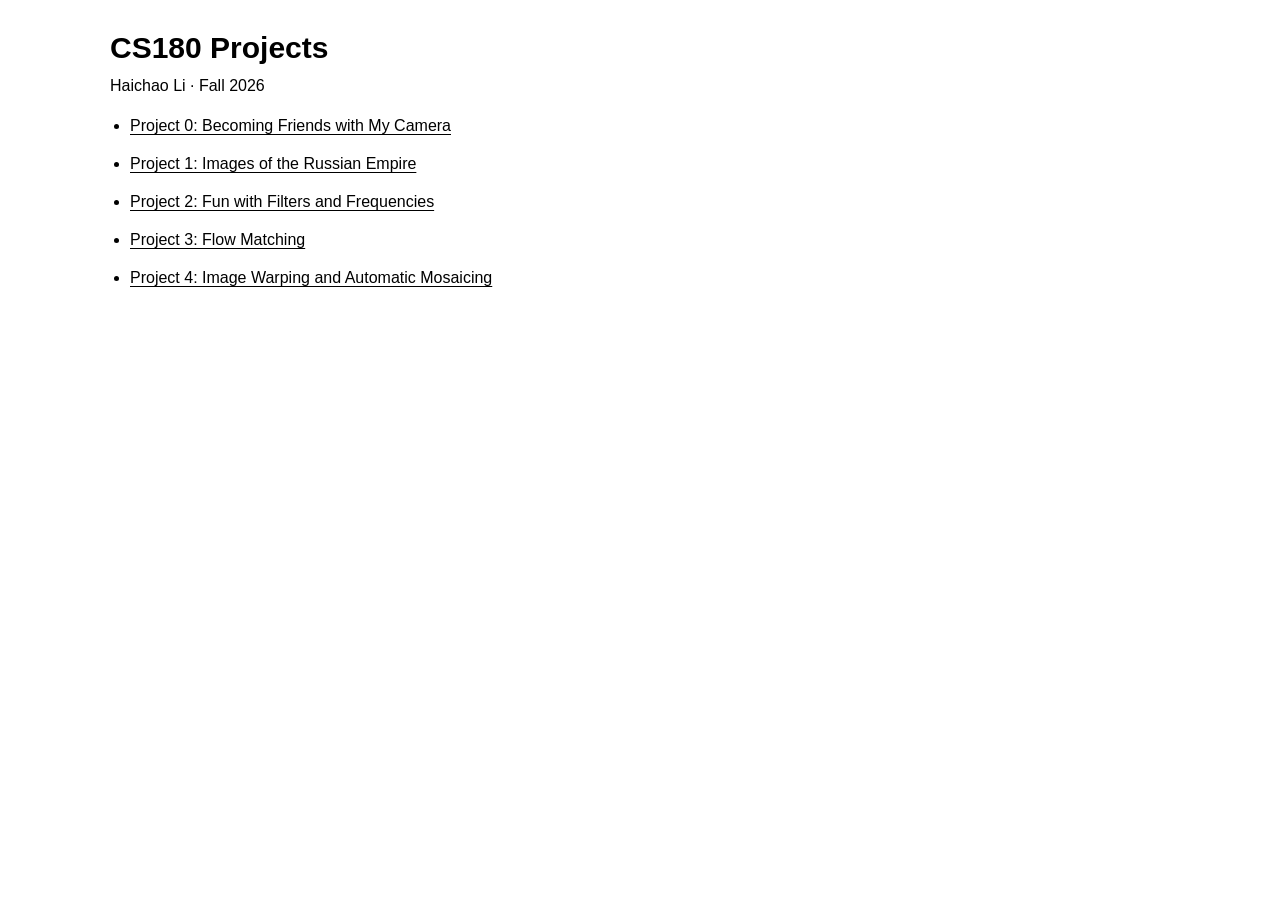
<file: docs/index.html>
<!doctype html><html lang="en"><head><meta charset="utf-8"><meta name="viewport" content="width=device-width,initial-scale=1"><title>Haichao Li · CS180</title><link rel="stylesheet" href="project1/styles.css"><link rel="icon" href="favicon.svg" type="image/svg+xml"><link rel="canonical" href="https://haichaolihc.github.io/cs180-projects/"></head><body><main><h1>CS180 Projects</h1><p>Haichao Li · Fall 2026</p><ul class="project-list"><li><a href="project0/">Project 0: Becoming Friends with My Camera</a></li><li><a href="project1/">Project 1: Images of the Russian Empire</a></li><li><a href="project2/">Project 2: Fun with Filters and Frequencies</a></li><li><a href="project3/">Project 3: Flow Matching</a></li><li><a href="project4/">Project 4: Image Warping and Automatic Mosaicing</a></li></ul></main></body></html>
</file>
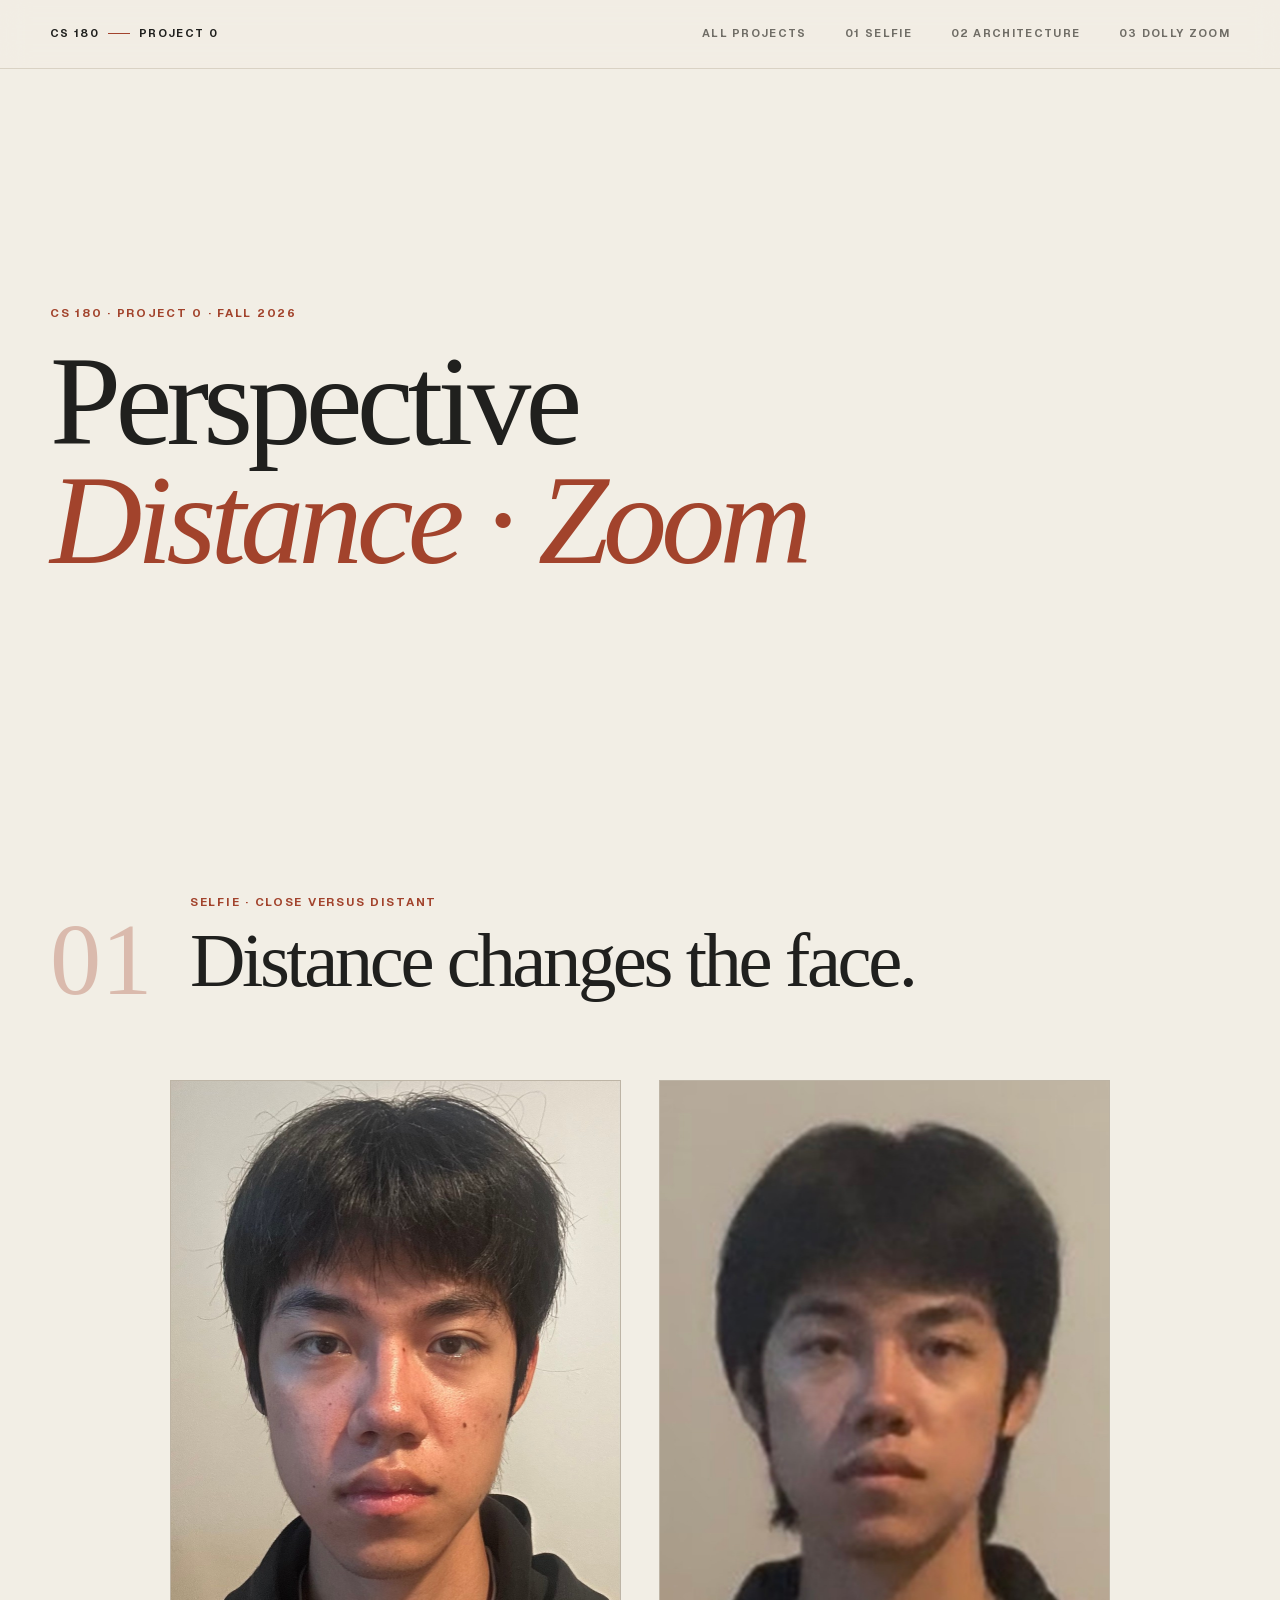
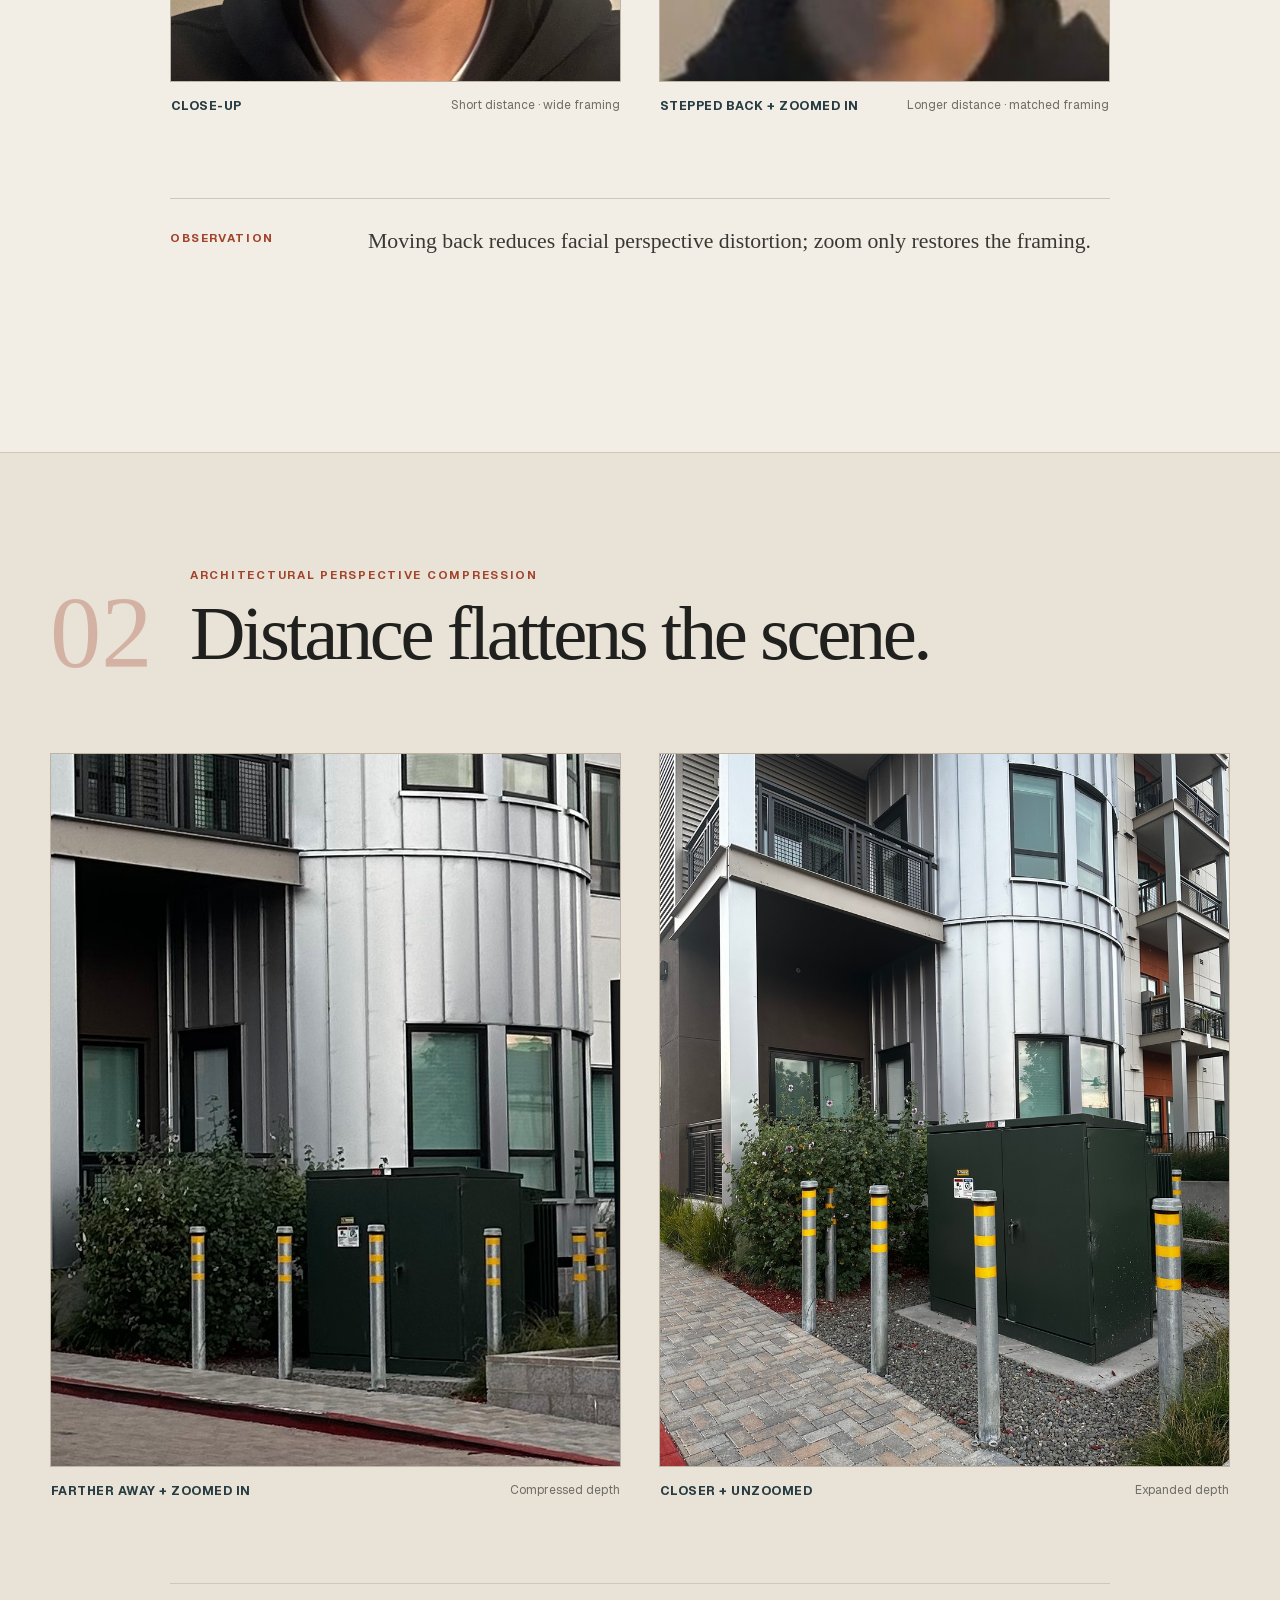
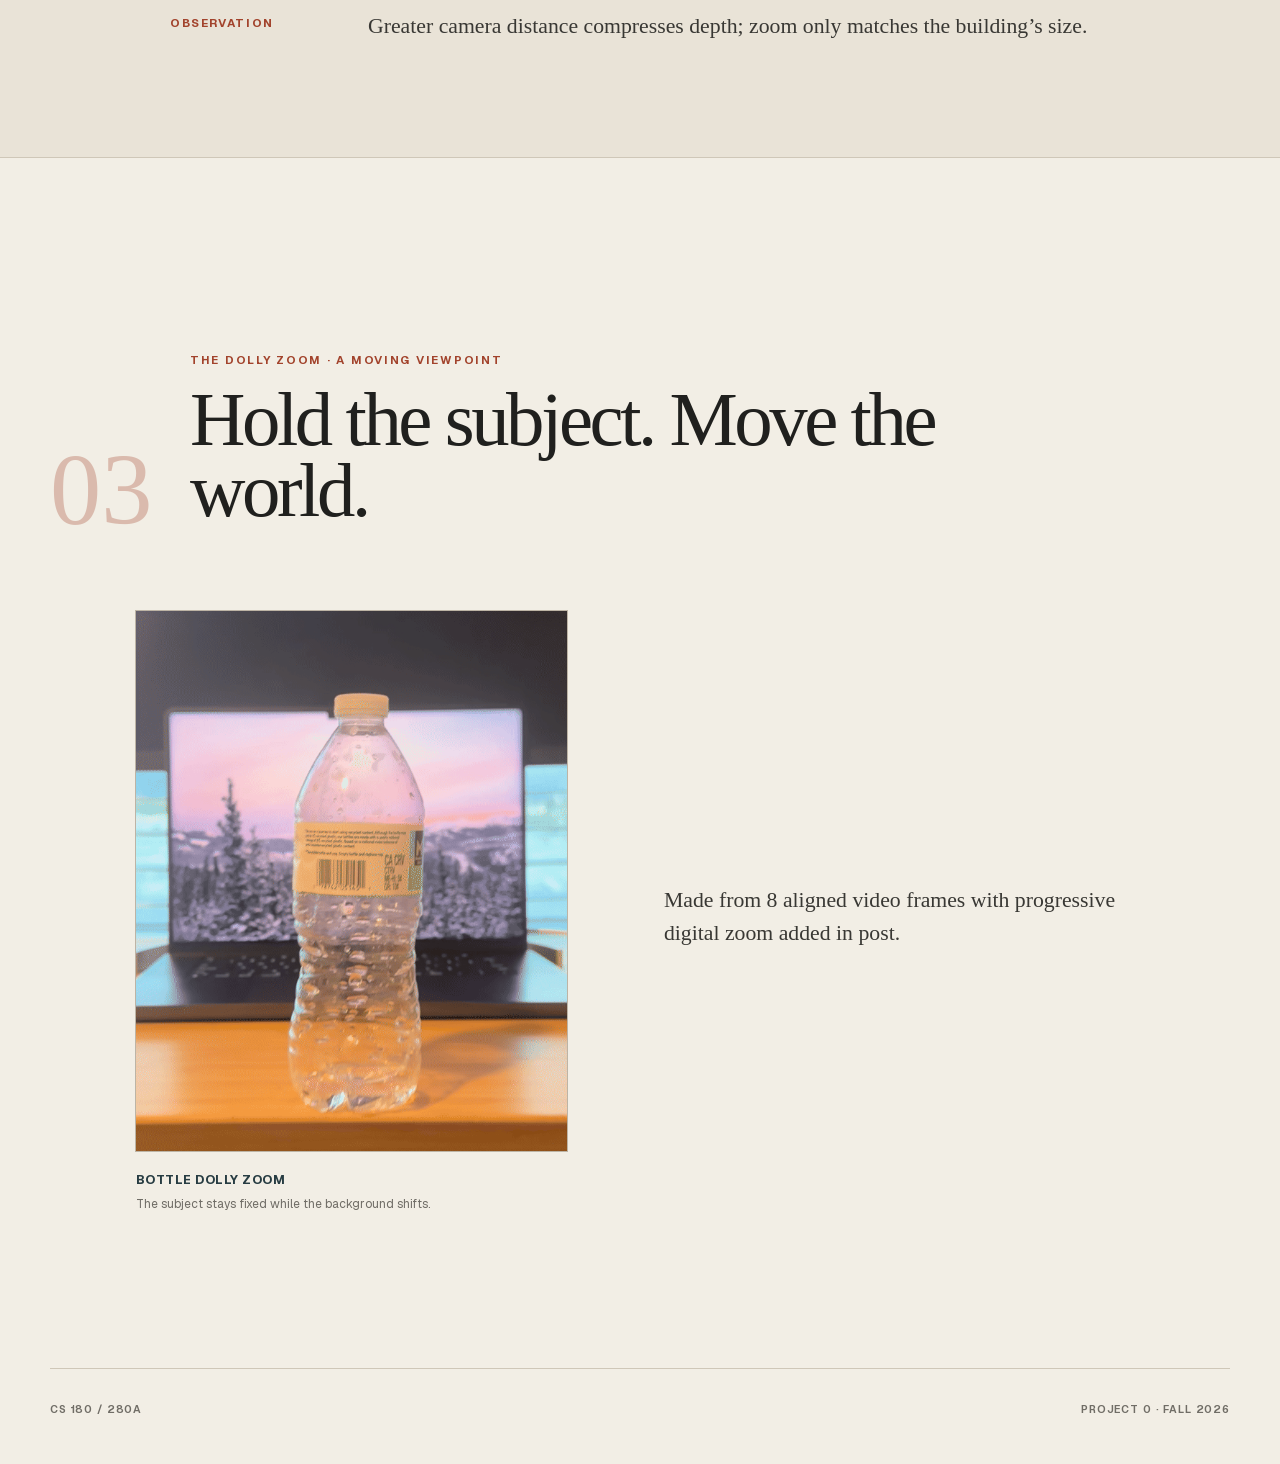
<file: docs/project0/index.html>
<!doctype html>
<html lang="en">
  <head>
    <meta charset="utf-8">
    <meta name="viewport" content="width=device-width, initial-scale=1">
    <title>Becoming Friends with My Camera · CS 180 Project 0</title>
    <meta name="description" content="Three photographic studies of viewpoint, perspective compression, and the dolly zoom.">
    <link rel="canonical" href="https://haichaolihc.github.io/cs180-projects/project0/">
    <link rel="icon" href="./favicon.svg" type="image/svg+xml">
    <link rel="stylesheet" href="./styles.css">
    <meta property="og:title" content="Becoming Friends with My Camera · CS 180 Project 0">
    <meta property="og:description" content="Three photographic studies of viewpoint, perspective compression, and the dolly zoom.">
    <meta property="og:type" content="website">
    <meta property="og:url" content="https://haichaolihc.github.io/cs180-projects/project0/">
    <meta property="og:image" content="https://haichaolihc.github.io/cs180-projects/project0/og.png">
    <meta property="og:image:width" content="1200">
    <meta property="og:image:height" content="630">
    <meta property="og:image:alt" content="Becoming Friends with My Camera — Perspective, Distance, Zoom">
    <meta name="twitter:card" content="summary_large_image">
    <meta name="twitter:title" content="Becoming Friends with My Camera · CS 180 Project 0">
    <meta name="twitter:description" content="Three photographic studies of viewpoint, perspective compression, and the dolly zoom.">
    <meta name="twitter:image" content="https://haichaolihc.github.io/cs180-projects/project0/og.png">
  </head>
  <body>
    <p class="submission-url">https://haichaolihc.github.io/cs180-projects/project0/</p>
    <header class="site-header">
      <div class="header-inner">
        <a class="wordmark" href="#top" aria-label="Return to page top">CS 180 <i></i> Project 0</a>
        <nav aria-label="Project sections">
          <a href="../">All projects</a>
          <a href="#selfie">01 Selfie</a>
          <a href="#architecture">02 Architecture</a>
          <a href="#dolly">03 Dolly zoom</a>
        </nav>
      </div>
    </header>

    <main id="top">
      <section class="hero" aria-labelledby="page-title">
        <p class="eyebrow">CS 180 · Project 0 · Fall 2026</p>
        <h1 id="page-title">Perspective <em>Distance · Zoom</em></h1>
      </section>

      <section id="selfie" class="project-section" aria-labelledby="selfie-title">
        <div class="section-heading">
          <p class="section-index">01</p>
          <div><p class="eyebrow">Selfie · close versus distant</p><h2 id="selfie-title">Distance changes the face.</h2></div>
        </div>

        <div class="comparison-grid comparison-grid--portrait">
          <figure class="study-figure">
            <div class="image-frame image-frame--portrait"><img src="./assets/selfie-close.jpg" alt="Close-up portrait photographed at short camera distance." width="900" height="1200" loading="eager" decoding="async"></div>
            <figcaption><span>Close-up</span><small>Short distance · wide framing</small></figcaption>
          </figure>
          <figure class="study-figure">
            <div class="image-frame image-frame--portrait"><img src="./assets/selfie-distant.jpg" alt="Distant zoomed portrait with the face framed at a similar size." width="900" height="1200" loading="eager" decoding="async"></div>
            <figcaption><span>Stepped back + zoomed in</span><small>Longer distance · matched framing</small></figcaption>
          </figure>
        </div>

        <div class="explanation">
          <p class="explanation-label">Observation</p>
          <p>Moving back reduces facial perspective distortion; zoom only restores the framing.</p>
        </div>
      </section>

      <section id="architecture" class="project-section project-section--tint" aria-labelledby="architecture-title">
        <div class="section-heading">
          <p class="section-index">02</p>
          <div><p class="eyebrow">Architectural perspective compression</p><h2 id="architecture-title">Distance flattens the scene.</h2></div>
        </div>

        <div class="comparison-grid">
          <figure class="study-figure">
            <div class="image-frame image-frame--architecture"><img src="./assets/architecture-far.jpg" alt="Far zoomed view of the building facade." width="960" height="1200" loading="lazy" decoding="async"></div>
            <figcaption><span>Farther away + zoomed in</span><small>Compressed depth</small></figcaption>
          </figure>
          <figure class="study-figure">
            <div class="image-frame image-frame--architecture"><img src="./assets/architecture-near.jpg" alt="Closer unzoomed view of the same building facade." width="960" height="1200" loading="lazy" decoding="async"></div>
            <figcaption><span>Closer + unzoomed</span><small>Expanded depth</small></figcaption>
          </figure>
        </div>

        <div class="explanation">
          <p class="explanation-label">Observation</p>
          <p>Greater camera distance compresses depth; zoom only matches the building’s size.</p>
        </div>
      </section>

      <section id="dolly" class="project-section" aria-labelledby="dolly-title">
        <div class="section-heading">
          <p class="section-index">03</p>
          <div><p class="eyebrow">The dolly zoom · a moving viewpoint</p><h2 id="dolly-title">Hold the subject. Move the world.</h2></div>
        </div>

        <div class="dolly-layout">
          <figure class="dolly-figure">
            <div class="image-frame image-frame--dolly"><img src="./assets/bottle-dolly-zoom.gif" alt="Animated bottle dolly zoom with the bottle held nearly constant while the background shifts." width="600" height="750" loading="lazy" decoding="async"></div>
            <figcaption><span>Bottle dolly zoom</span><small>The subject stays fixed while the background shifts.</small></figcaption>
          </figure>

          <div class="dolly-copy">
            <p>Made from 8 aligned video frames with progressive digital zoom added in post.</p>
          </div>
        </div>
      </section>
    </main>

    <footer>
      <p>CS 180 / 280A</p>
      <p>Project 0 · Fall 2026</p>
    </footer>
  </body>
</html>
</file>
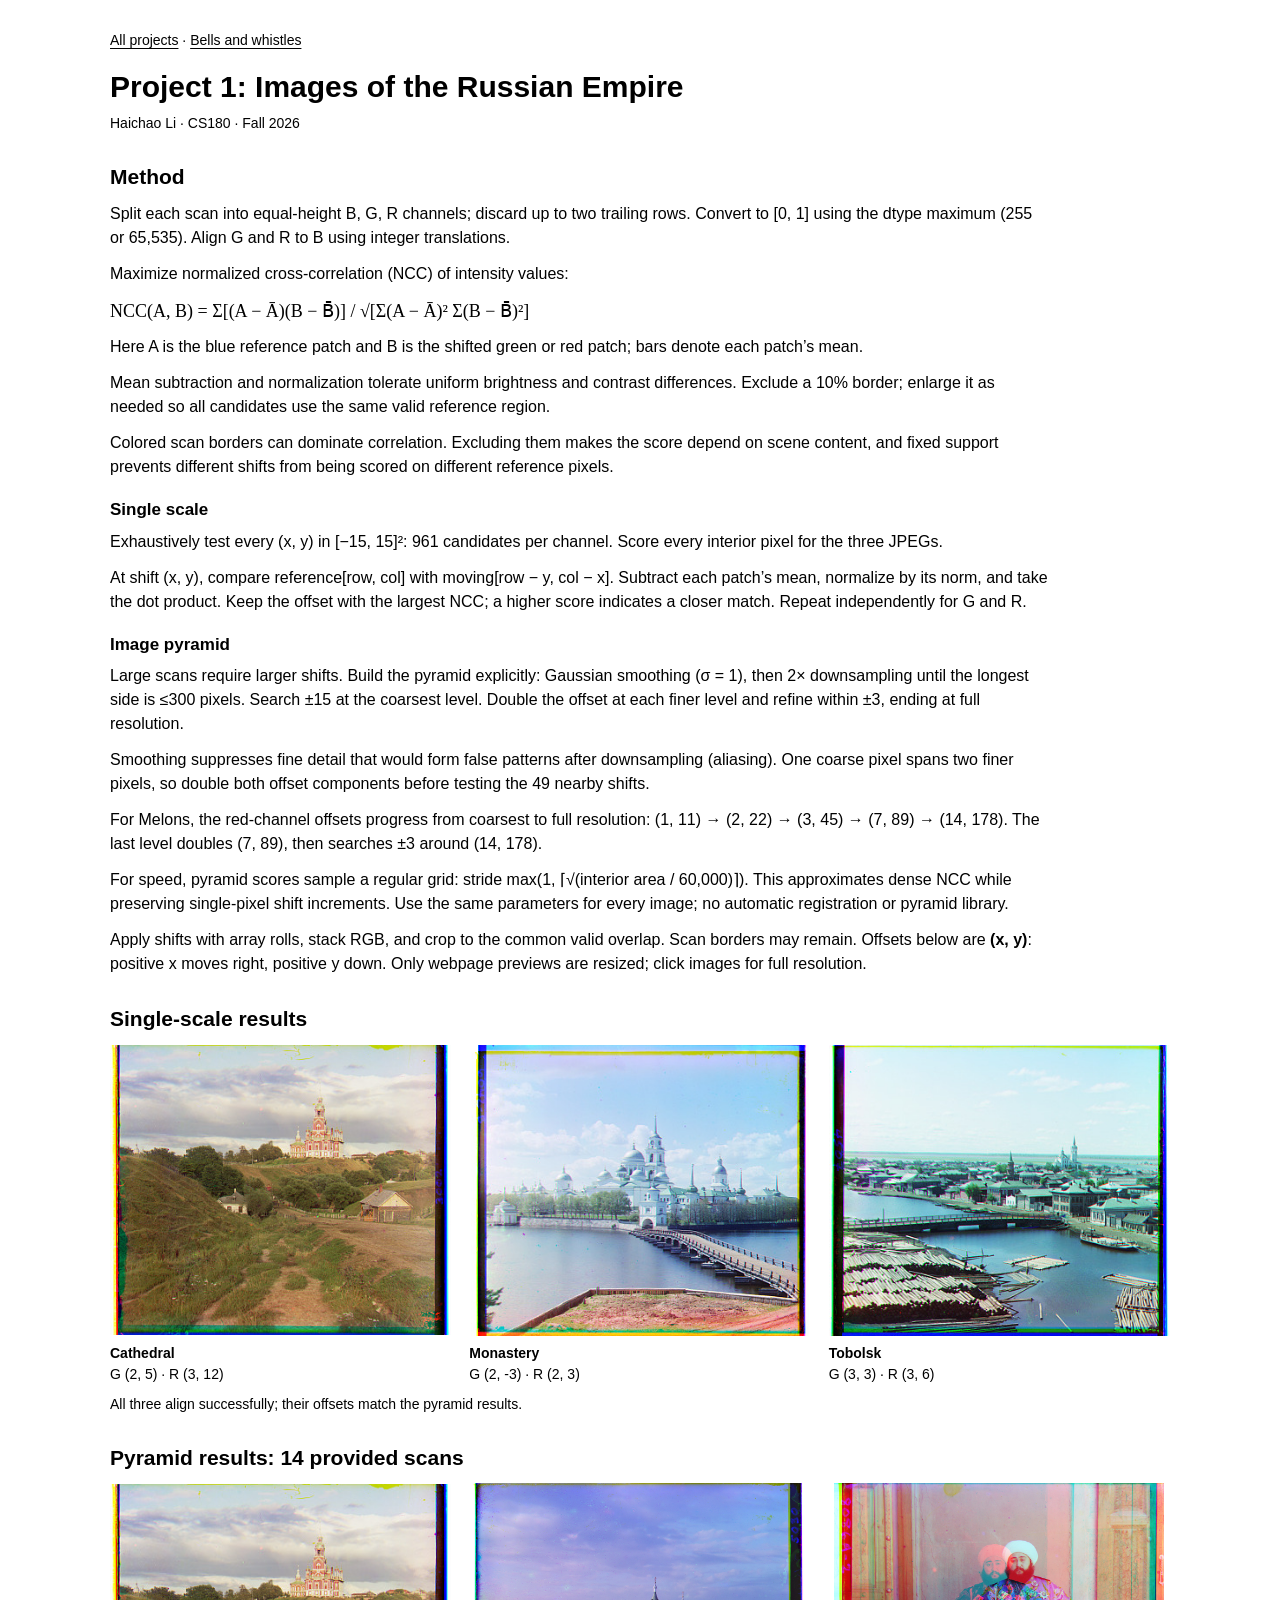
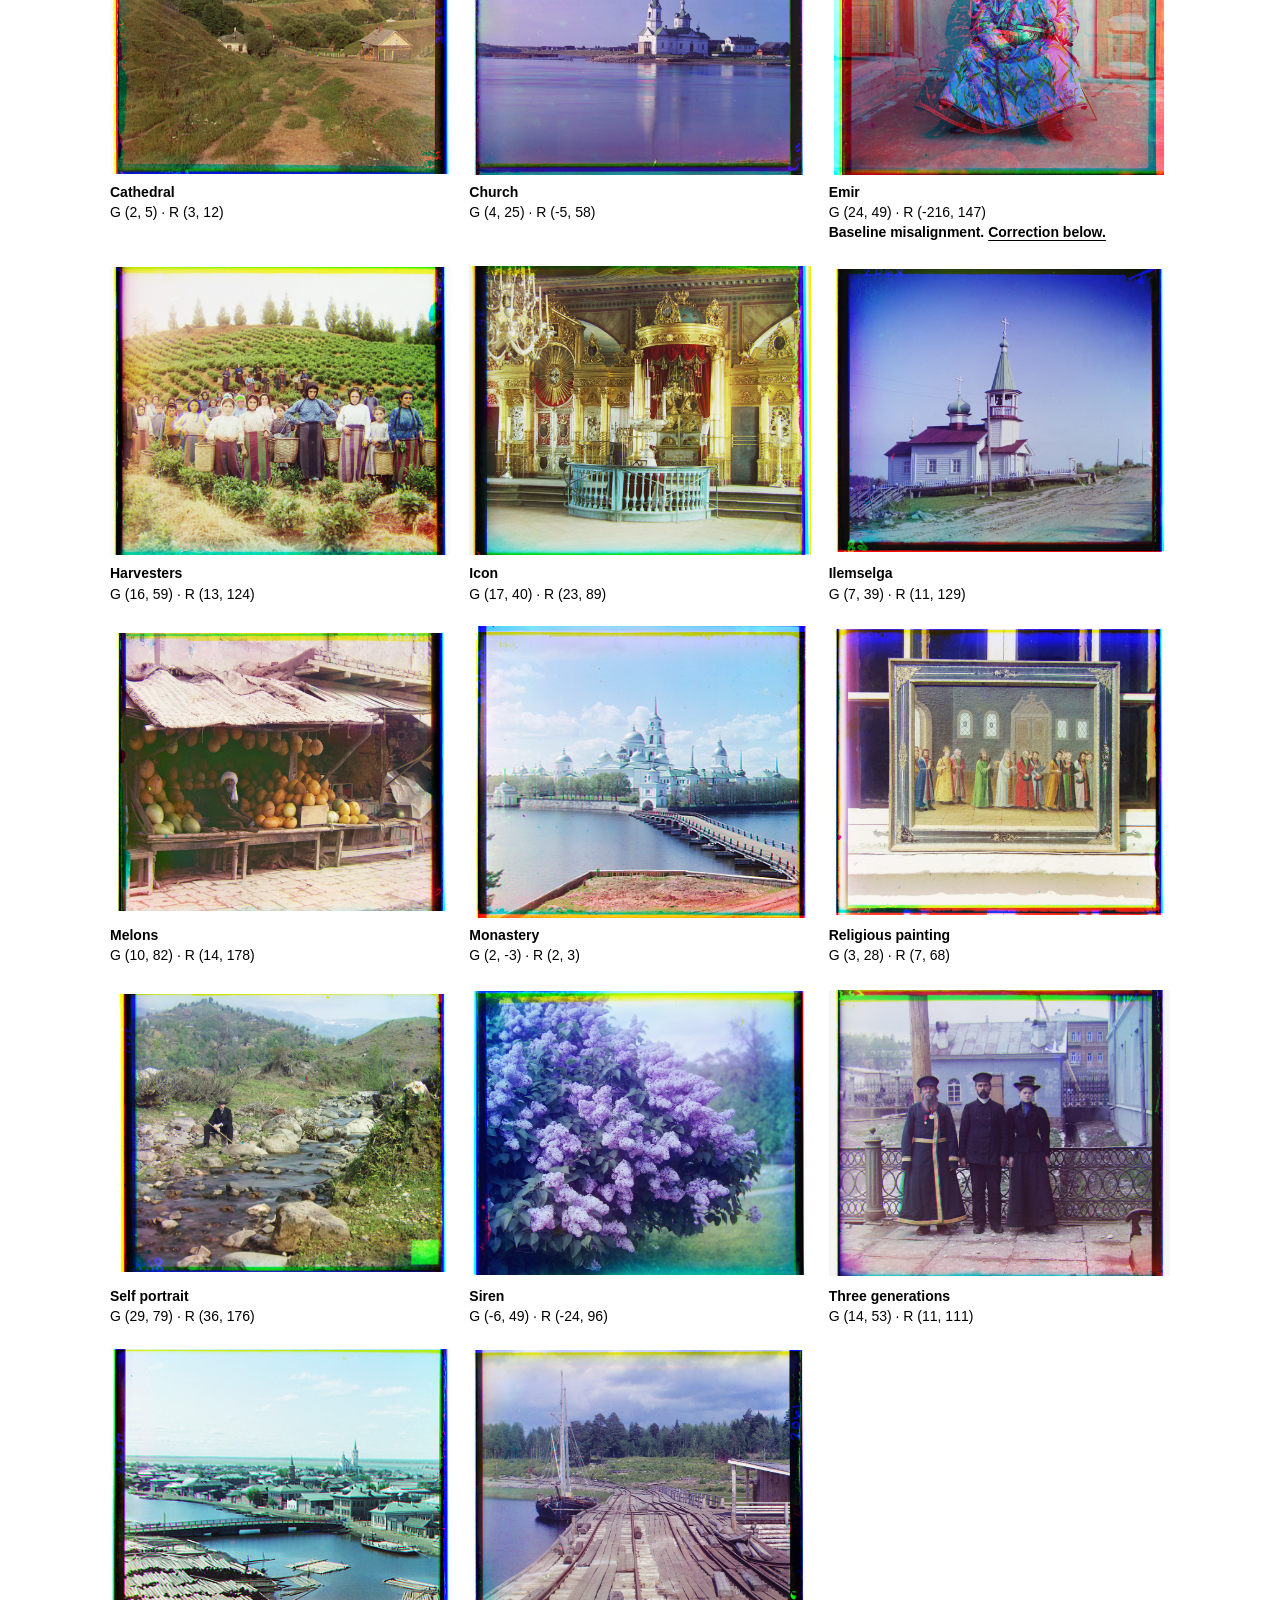
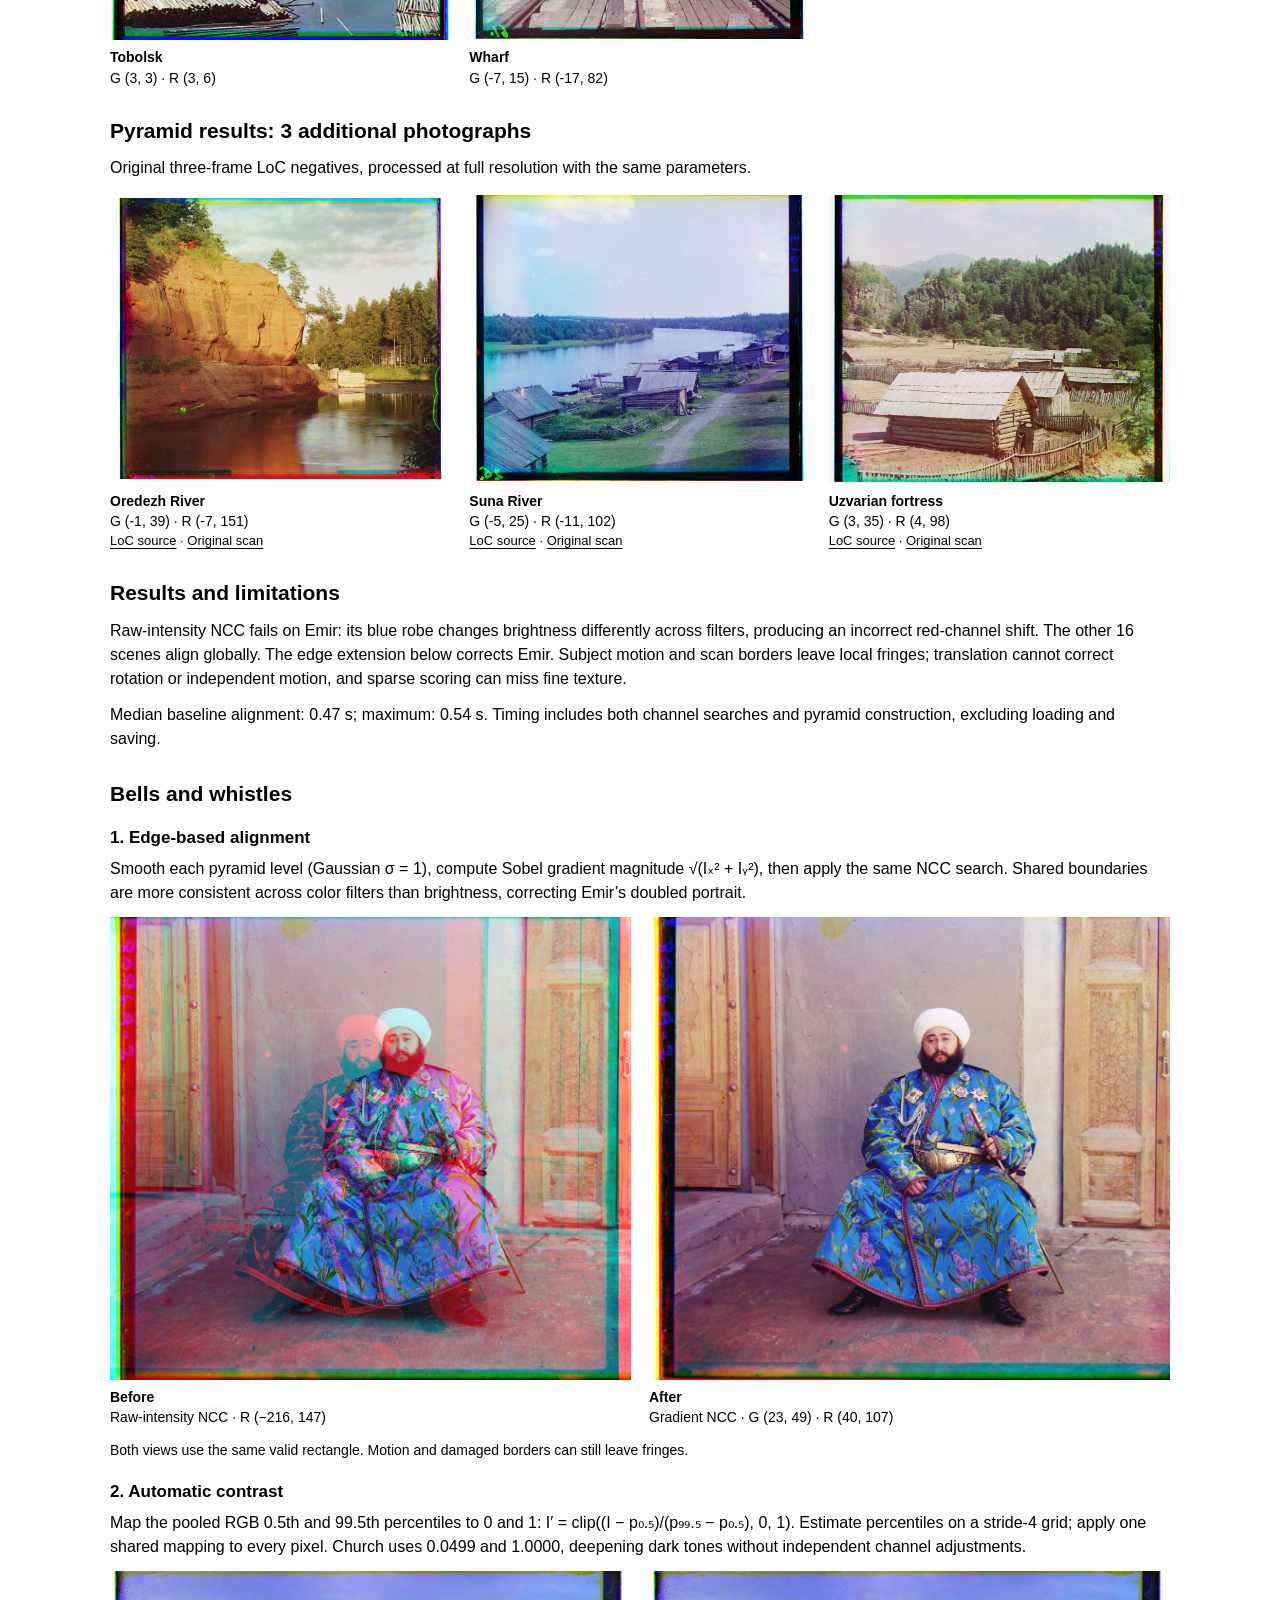
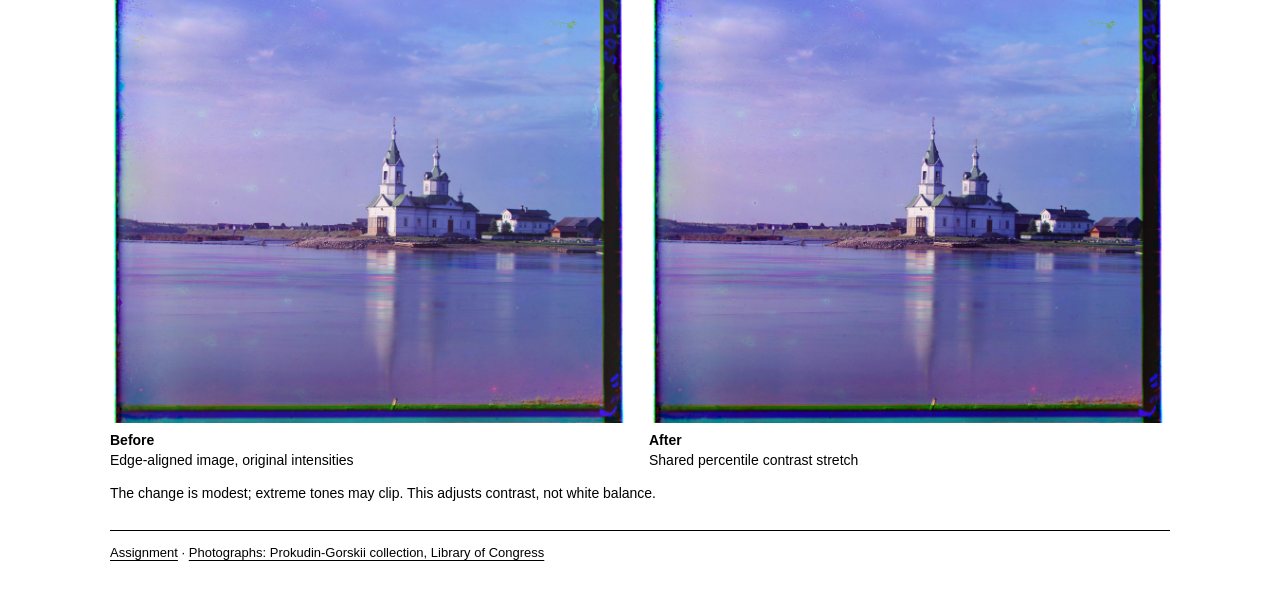
<file: docs/project1/index.html>
<!doctype html>
<html lang="en"><head><meta charset="utf-8"><meta name="viewport" content="width=device-width,initial-scale=1"><title>Project 1: Images of the Russian Empire · Haichao Li</title><meta name="description" content="Single-scale and pyramid NCC alignment: 14 provided scans and 3 additional photographs."><link rel="canonical" href="https://haichaolihc.github.io/cs180-projects/project1/"><link rel="stylesheet" href="styles.css"><link rel="icon" href="../favicon.svg" type="image/svg+xml"></head>
<body><main><nav><a href="../">All projects</a> · <a href="#bells">Bells and whistles</a></nav>
<h1>Project 1: Images of the Russian Empire</h1><p class="byline">Haichao Li · CS180 · Fall 2026</p>
<section class="method"><h2>Method</h2>
<p>Split each scan into equal-height B, G, R channels; discard up to two trailing rows. Convert to [0, 1] using the dtype maximum (255 or 65,535). Align G and R to B using integer translations.</p>
<p>Maximize normalized cross-correlation (NCC) of intensity values:</p>
<p class="equation">NCC(A, B) = Σ[(A − Ā)(B − B̄)] / √[Σ(A − Ā)² Σ(B − B̄)²]</p>
<p>Here A is the blue reference patch and B is the shifted green or red patch; bars denote each patch’s mean.</p>
<p>Mean subtraction and normalization tolerate uniform brightness and contrast differences. Exclude a 10% border; enlarge it as needed so all candidates use the same valid reference region.</p>
<p>Colored scan borders can dominate correlation. Excluding them makes the score depend on scene content, and fixed support prevents different shifts from being scored on different reference pixels.</p>
<h3>Single scale</h3><p>Exhaustively test every (x, y) in [−15, 15]²: 961 candidates per channel. Score every interior pixel for the three JPEGs.</p>
<p>At shift (x, y), compare reference[row, col] with moving[row − y, col − x]. Subtract each patch’s mean, normalize by its norm, and take the dot product. Keep the offset with the largest NCC; a higher score indicates a closer match. Repeat independently for G and R.</p>
<h3>Image pyramid</h3><p>Large scans require larger shifts. Build the pyramid explicitly: Gaussian smoothing (σ = 1), then 2× downsampling until the longest side is ≤300 pixels. Search ±15 at the coarsest level. Double the offset at each finer level and refine within ±3, ending at full resolution.</p>
<p>Smoothing suppresses fine detail that would form false patterns after downsampling (aliasing). One coarse pixel spans two finer pixels, so double both offset components before testing the 49 nearby shifts.</p>
<p>For Melons, the red-channel offsets progress from coarsest to full resolution: (1, 11) → (2, 22) → (3, 45) → (7, 89) → (14, 178). The last level doubles (7, 89), then searches ±3 around (14, 178).</p>
<p>For speed, pyramid scores sample a regular grid: stride max(1, ⌈√(interior area / 60,000)⌉). This approximates dense NCC while preserving single-pixel shift increments. Use the same parameters for every image; no automatic registration or pyramid library.</p>
<p>Apply shifts with array rolls, stack RGB, and crop to the common valid overlap. Scan borders may remain. Offsets below are <b>(x, y)</b>: positive x moves right, positive y down. Only webpage previews are resized; click images for full resolution.</p>
</section>
<section id="single"><h2>Single-scale results</h2><div class="gallery">
<figure><a href="https://haichaolihc.github.io/cs180-projects/project1/images/full/single/cathedral.jpg"><img src="images/single-cathedral.jpg" width="387" height="329" alt="Cathedral: single NCC reconstruction" loading="lazy"></a><figcaption><strong>Cathedral</strong><span class="offset">G (2, 5) · R (3, 12)</span></figcaption></figure>
<figure><a href="https://haichaolihc.github.io/cs180-projects/project1/images/full/single/monastery.jpg"><img src="images/single-monastery.jpg" width="389" height="335" alt="Monastery: single NCC reconstruction" loading="lazy"></a><figcaption><strong>Monastery</strong><span class="offset">G (2, -3) · R (2, 3)</span></figcaption></figure>
<figure><a href="https://haichaolihc.github.io/cs180-projects/project1/images/full/single/tobolsk.jpg"><img src="images/single-tobolsk.jpg" width="393" height="335" alt="Tobolsk: single NCC reconstruction" loading="lazy"></a><figcaption><strong>Tobolsk</strong><span class="offset">G (3, 3) · R (3, 6)</span></figcaption></figure>
</div><p class="note" style="margin-top:10px">All three align successfully; their offsets match the pyramid results.</p></section>
<section id="provided"><h2>Pyramid results: 14 provided scans</h2><div class="gallery">
<figure><a href="https://haichaolihc.github.io/cs180-projects/project1/images/full/pyramid/cathedral.jpg"><img src="images/pyramid-cathedral.jpg" width="387" height="329" alt="Cathedral: pyramid NCC reconstruction" loading="lazy"></a><figcaption><strong>Cathedral</strong><span class="offset">G (2, 5) · R (3, 12)</span></figcaption></figure>
<figure><a href="https://haichaolihc.github.io/cs180-projects/project1/images/full/pyramid/church.jpg"><img src="images/pyramid-church.jpg" width="1100" height="954" alt="Church: pyramid NCC reconstruction" loading="lazy"></a><figcaption><strong>Church</strong><span class="offset">G (4, 25) · R (-5, 58)</span></figcaption></figure>
<figure><a href="https://haichaolihc.github.io/cs180-projects/project1/images/full/pyramid/emir.jpg"><img src="images/pyramid-emir.jpg" width="1100" height="973" alt="Emir: pyramid NCC reconstruction" loading="lazy"></a><figcaption><strong>Emir</strong><span class="offset">G (24, 49) · R (-216, 147)</span><span class="failure">Baseline misalignment. <a href="#edges">Correction below.</a></span></figcaption></figure>
<figure><a href="https://haichaolihc.github.io/cs180-projects/project1/images/full/pyramid/harvesters.jpg"><img src="images/pyramid-harvesters.jpg" width="1100" height="928" alt="Harvesters: pyramid NCC reconstruction" loading="lazy"></a><figcaption><strong>Harvesters</strong><span class="offset">G (16, 59) · R (13, 124)</span></figcaption></figure>
<figure><a href="https://haichaolihc.github.io/cs180-projects/project1/images/full/pyramid/icon.jpg"><img src="images/pyramid-icon.jpg" width="1100" height="933" alt="Icon: pyramid NCC reconstruction" loading="lazy"></a><figcaption><strong>Icon</strong><span class="offset">G (17, 40) · R (23, 89)</span></figcaption></figure>
<figure><a href="https://haichaolihc.github.io/cs180-projects/project1/images/full/pyramid/ilemselga.jpg"><img src="images/pyramid-ilemselga.jpg" width="1100" height="912" alt="Ilemselga: pyramid NCC reconstruction" loading="lazy"></a><figcaption><strong>Ilemselga</strong><span class="offset">G (7, 39) · R (11, 129)</span></figcaption></figure>
<figure><a href="https://haichaolihc.github.io/cs180-projects/project1/images/full/pyramid/melons.jpg"><img src="images/pyramid-melons.jpg" width="1100" height="897" alt="Melons: pyramid NCC reconstruction" loading="lazy"></a><figcaption><strong>Melons</strong><span class="offset">G (10, 82) · R (14, 178)</span></figcaption></figure>
<figure><a href="https://haichaolihc.github.io/cs180-projects/project1/images/full/pyramid/monastery.jpg"><img src="images/pyramid-monastery.jpg" width="389" height="335" alt="Monastery: pyramid NCC reconstruction" loading="lazy"></a><figcaption><strong>Monastery</strong><span class="offset">G (2, -3) · R (2, 3)</span></figcaption></figure>
<figure><a href="https://haichaolihc.github.io/cs180-projects/project1/images/full/pyramid/religous_painting.jpg"><img src="images/pyramid-religous_painting.jpg" width="1100" height="920" alt="Religious painting: pyramid NCC reconstruction" loading="lazy"></a><figcaption><strong>Religious painting</strong><span class="offset">G (3, 28) · R (7, 68)</span></figcaption></figure>
<figure><a href="https://haichaolihc.github.io/cs180-projects/project1/images/full/pyramid/self_portrait.jpg"><img src="images/pyramid-self_portrait.jpg" width="1100" height="896" alt="Self portrait: pyramid NCC reconstruction" loading="lazy"></a><figcaption><strong>Self portrait</strong><span class="offset">G (29, 79) · R (36, 176)</span></figcaption></figure>
<figure><a href="https://haichaolihc.github.io/cs180-projects/project1/images/full/pyramid/siren.jpg"><img src="images/pyramid-siren.jpg" width="1100" height="915" alt="Siren: pyramid NCC reconstruction" loading="lazy"></a><figcaption><strong>Siren</strong><span class="offset">G (-6, 49) · R (-24, 96)</span></figcaption></figure>
<figure><a href="https://haichaolihc.github.io/cs180-projects/project1/images/full/pyramid/three_generations.jpg"><img src="images/pyramid-three_generations.jpg" width="1100" height="921" alt="Three generations: pyramid NCC reconstruction" loading="lazy"></a><figcaption><strong>Three generations</strong><span class="offset">G (14, 53) · R (11, 111)</span></figcaption></figure>
<figure><a href="https://haichaolihc.github.io/cs180-projects/project1/images/full/pyramid/tobolsk.jpg"><img src="images/pyramid-tobolsk.jpg" width="393" height="335" alt="Tobolsk: pyramid NCC reconstruction" loading="lazy"></a><figcaption><strong>Tobolsk</strong><span class="offset">G (3, 3) · R (3, 6)</span></figcaption></figure>
<figure><a href="https://haichaolihc.github.io/cs180-projects/project1/images/full/pyramid/wharf.jpg"><img src="images/pyramid-wharf.jpg" width="1100" height="929" alt="Wharf: pyramid NCC reconstruction" loading="lazy"></a><figcaption><strong>Wharf</strong><span class="offset">G (-7, 15) · R (-17, 82)</span></figcaption></figure>
</div></section>
<section id="additional"><h2>Pyramid results: 3 additional photographs</h2><p>Original three-frame LoC negatives, processed at full resolution with the same parameters.</p><div class="gallery">
<figure><a href="https://haichaolihc.github.io/cs180-projects/project1/images/full/pyramid/oredezh_river.jpg"><img src="images/pyramid-oredezh_river.jpg" width="1100" height="906" alt="Oredezh River: pyramid NCC reconstruction" loading="lazy"></a><figcaption><strong>Oredezh River</strong><span class="offset">G (-1, 39) · R (-7, 151)</span><span class="source"><a href="https://www.loc.gov/item/2018679040/">LoC source</a> · <a href="https://tile.loc.gov/storage-services/master/pnp/prok/00100/00172u.tif">Original scan</a></span></figcaption></figure>
<figure><a href="https://haichaolihc.github.io/cs180-projects/project1/images/full/pyramid/suna_river.jpg"><img src="images/pyramid-suna_river.jpg" width="1100" height="922" alt="Suna River: pyramid NCC reconstruction" loading="lazy"></a><figcaption><strong>Suna River</strong><span class="offset">G (-5, 25) · R (-11, 102)</span><span class="source"><a href="https://www.loc.gov/item/2018679170/">LoC source</a> · <a href="https://tile.loc.gov/storage-services/master/pnp/prok/00100/00167u.tif">Original scan</a></span></figcaption></figure>
<figure><a href="https://haichaolihc.github.io/cs180-projects/project1/images/full/pyramid/uzvarian_fortress.jpg"><img src="images/pyramid-uzvarian_fortress.jpg" width="1100" height="925" alt="Uzvarian fortress: pyramid NCC reconstruction" loading="lazy"></a><figcaption><strong>Uzvarian fortress</strong><span class="offset">G (3, 35) · R (4, 98)</span><span class="source"><a href="https://www.loc.gov/item/2018679026/">LoC source</a> · <a href="https://tile.loc.gov/storage-services/master/pnp/prok/00100/00162u.tif">Original scan</a></span></figcaption></figure>
</div></section>
<section id="discussion"><h2>Results and limitations</h2><p>Raw-intensity NCC fails on Emir: its blue robe changes brightness differently across filters, producing an incorrect red-channel shift. The other 16 scenes align globally. The edge extension below corrects Emir. Subject motion and scan borders leave local fringes; translation cannot correct rotation or independent motion, and sparse scoring can miss fine texture.</p><p>Median baseline alignment: 0.47 s; maximum: 0.54 s. Timing includes both channel searches and pyramid construction, excluding loading and saving.</p></section>
<section id="bells"><h2>Bells and whistles</h2>
<h3 id="edges">1. Edge-based alignment</h3>
<p>Smooth each pyramid level (Gaussian σ = 1), compute Sobel gradient magnitude √(Iₓ² + Iᵧ²), then apply the same NCC search. Shared boundaries are more consistent across color filters than brightness, correcting Emir’s doubled portrait.</p>
<div class="comparison"><figure><a href="https://haichaolihc.github.io/cs180-projects/project1/images/full/comparisons/emir-before.jpg"><img src="images/emir-before.jpg" width="1100" height="977" alt="Raw-intensity NCC · R (−216, 147)" loading="lazy"></a><figcaption><strong>Before</strong>Raw-intensity NCC · R (−216, 147)</figcaption></figure><figure><a href="https://haichaolihc.github.io/cs180-projects/project1/images/full/comparisons/emir-after.jpg"><img src="images/emir-after.jpg" width="1100" height="977" alt="Gradient NCC · G (23, 49) · R (40, 107)" loading="lazy"></a><figcaption><strong>After</strong>Gradient NCC · G (23, 49) · R (40, 107)</figcaption></figure></div>
<p class="note">Both views use the same valid rectangle. Motion and damaged borders can still leave fringes.</p>
<h3>2. Automatic contrast</h3>
<p>Map the pooled RGB 0.5th and 99.5th percentiles to 0 and 1: I′ = clip((I − p₀.₅)/(p₉₉.₅ − p₀.₅), 0, 1). Estimate percentiles on a stride-4 grid; apply one shared mapping to every pixel. Church uses 0.0499 and 1.0000, deepening dark tones without independent channel adjustments.</p>
<div class="comparison"><figure><a href="https://haichaolihc.github.io/cs180-projects/project1/images/full/comparisons/church-before.jpg"><img src="images/church-before.jpg" width="1100" height="954" alt="Edge-aligned image, original intensities" loading="lazy"></a><figcaption><strong>Before</strong>Edge-aligned image, original intensities</figcaption></figure><figure><a href="https://haichaolihc.github.io/cs180-projects/project1/images/full/comparisons/church-after.jpg"><img src="images/church-after.jpg" width="1100" height="954" alt="Shared percentile contrast stretch" loading="lazy"></a><figcaption><strong>After</strong>Shared percentile contrast stretch</figcaption></figure></div>
<p class="note">The change is modest; extreme tones may clip. This adjusts contrast, not white balance.</p></section>
<footer><p><a href="https://cal-cs180.github.io/fa26/hw/proj1/index.html">Assignment</a> · <a href="https://www.loc.gov/collections/prokudin-gorskii/">Photographs: Prokudin-Gorskii collection, Library of Congress</a></p></footer></main></body></html>
</file>
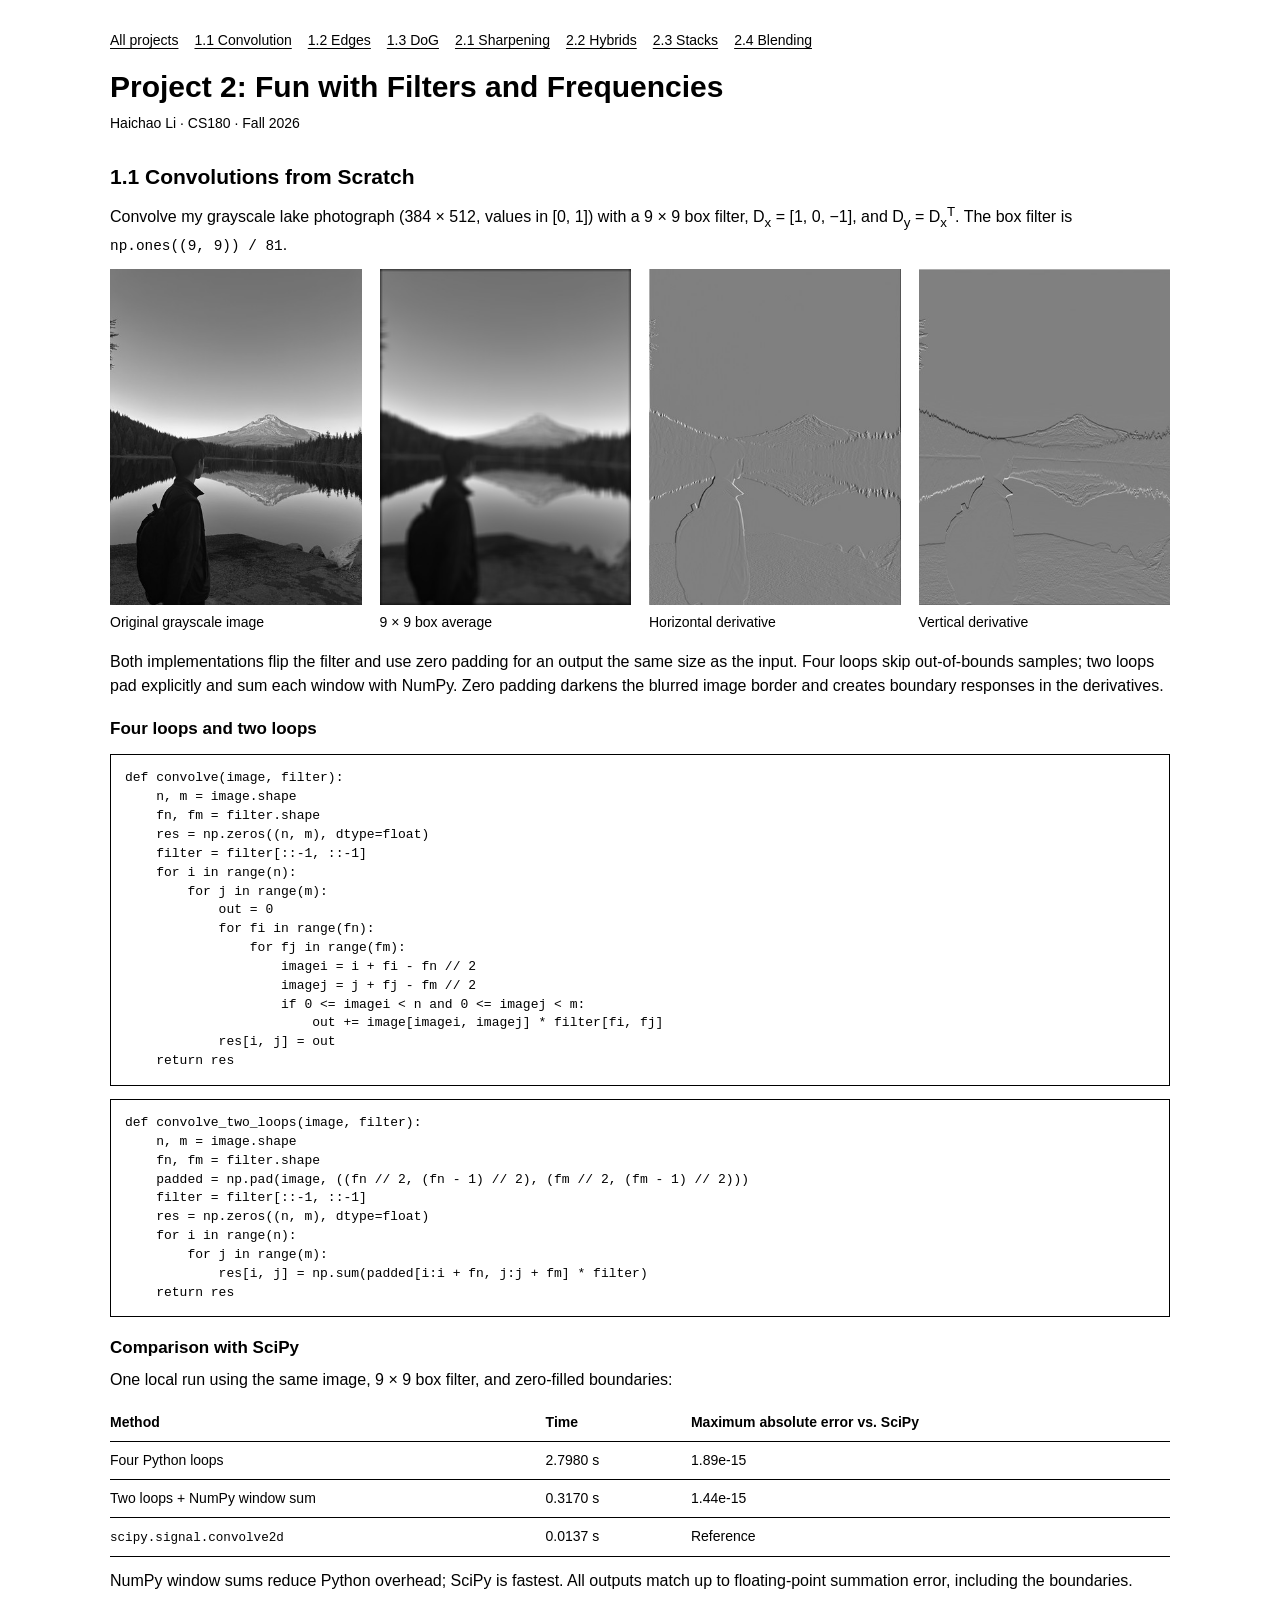
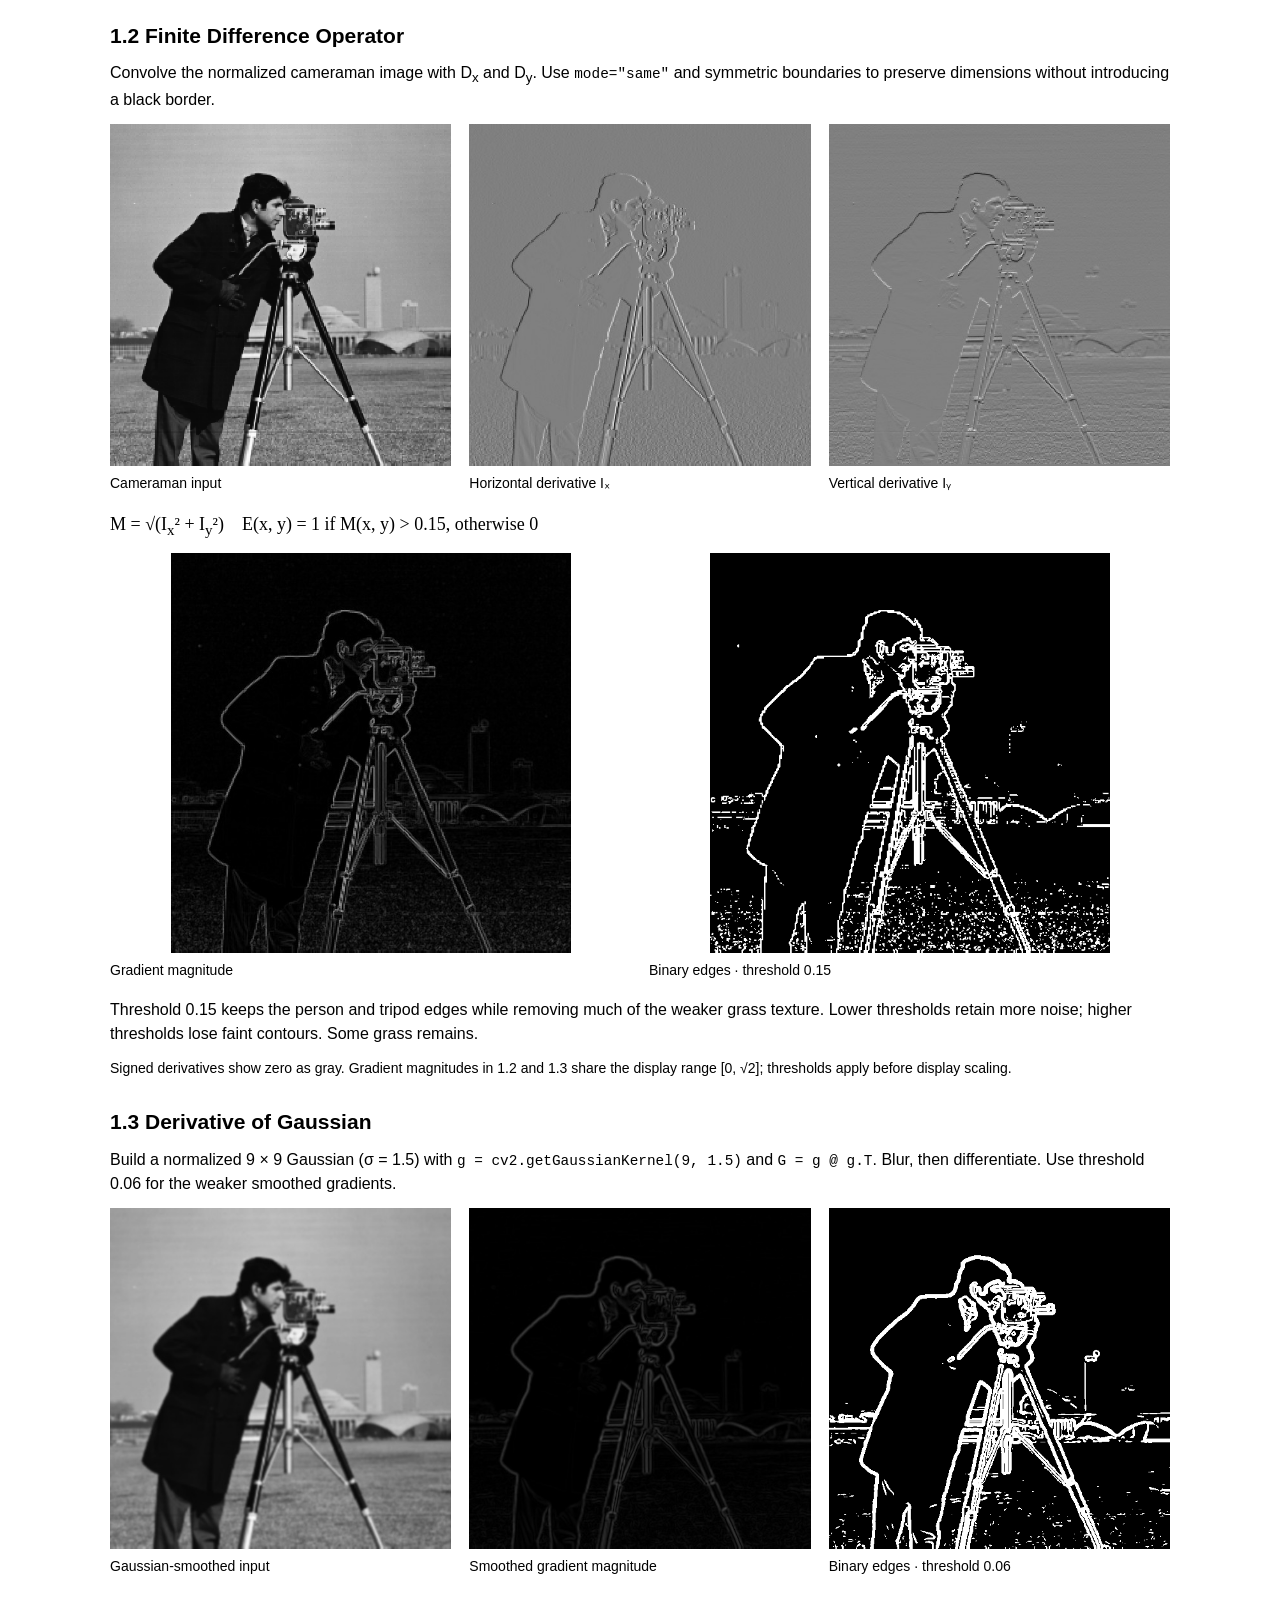
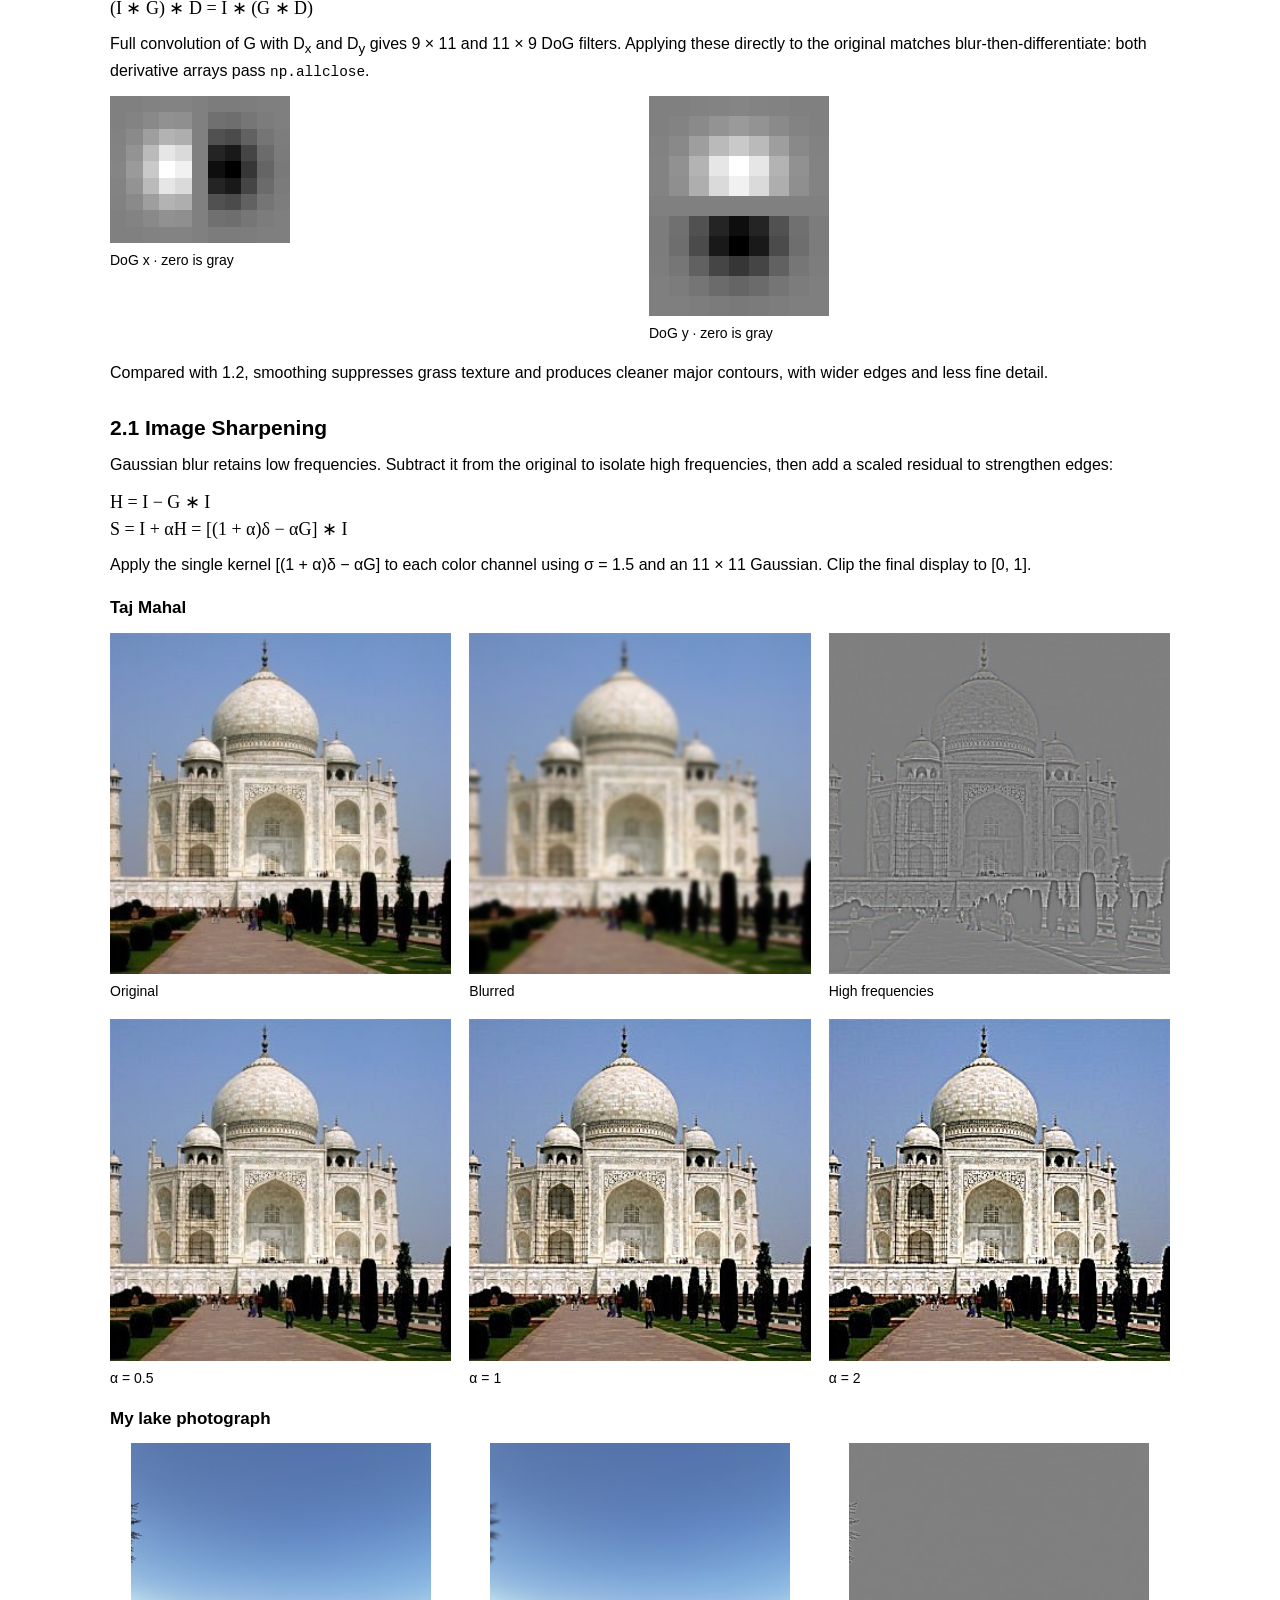
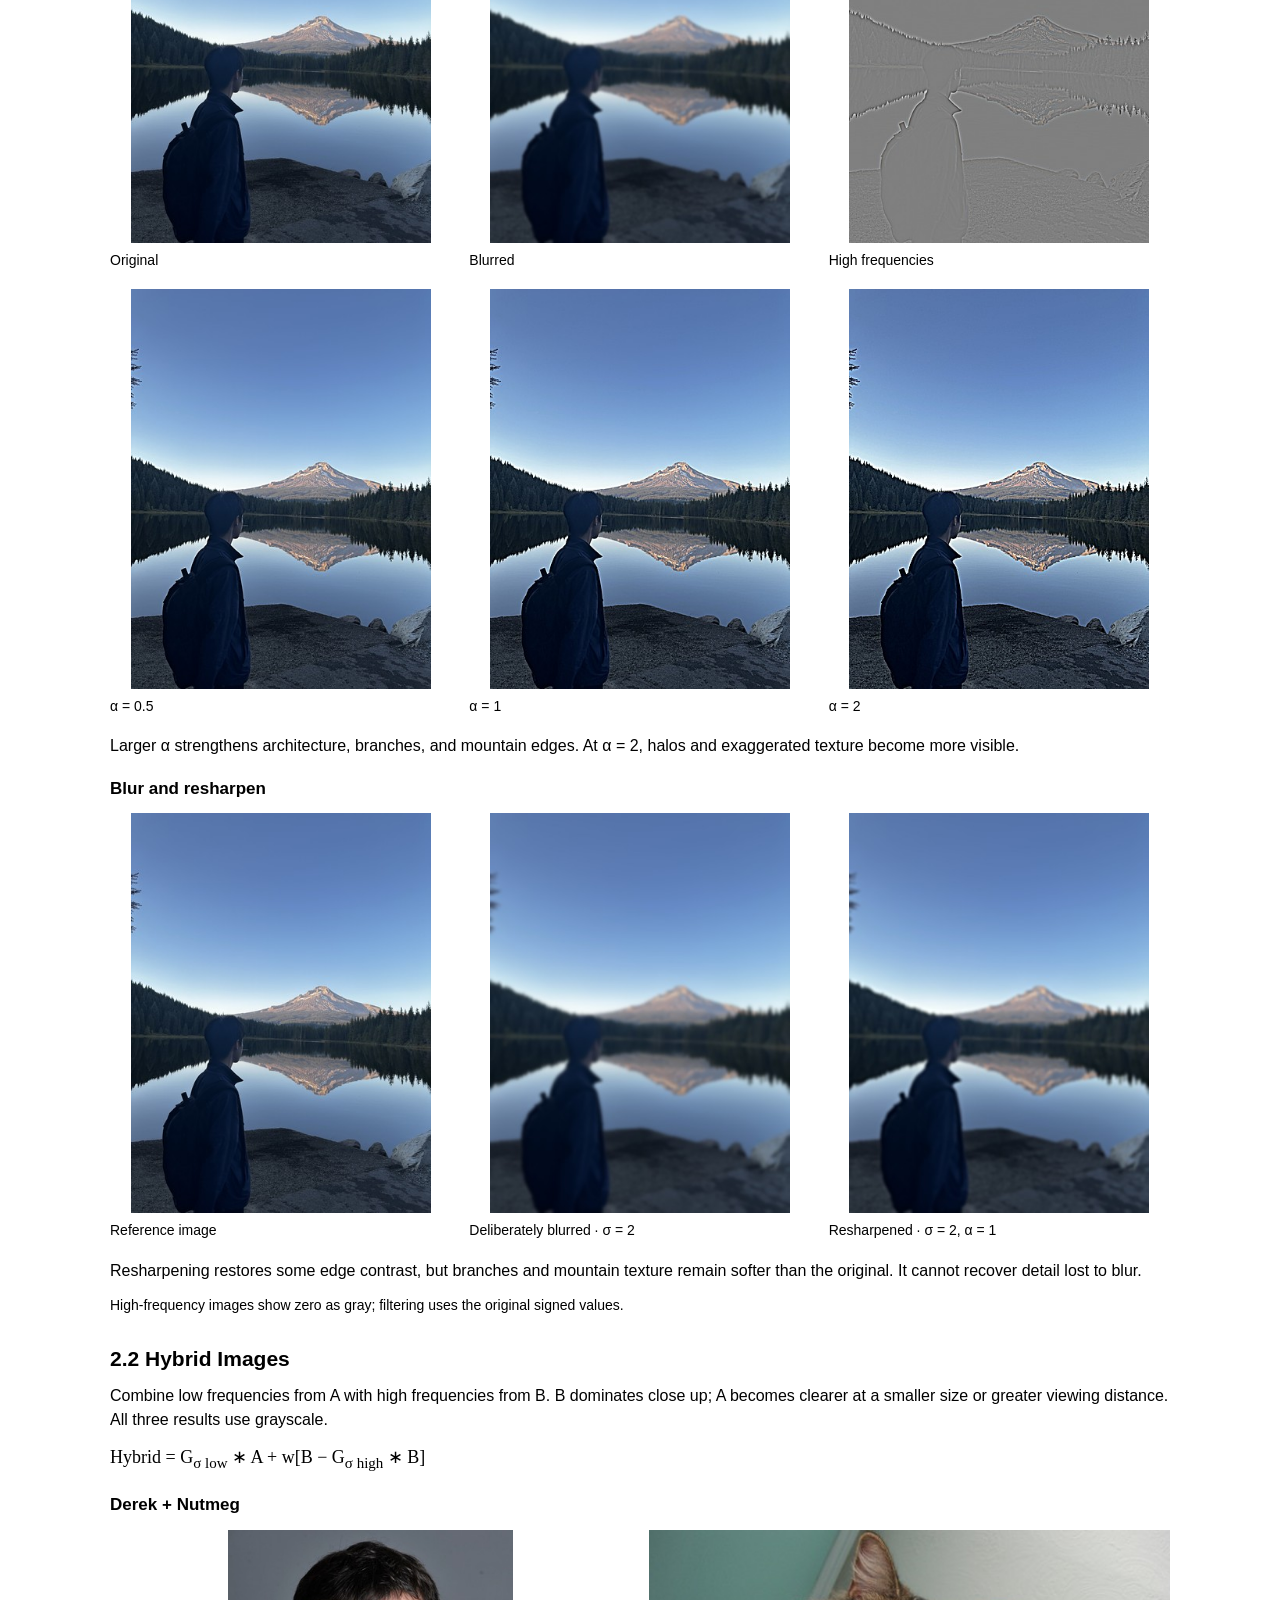
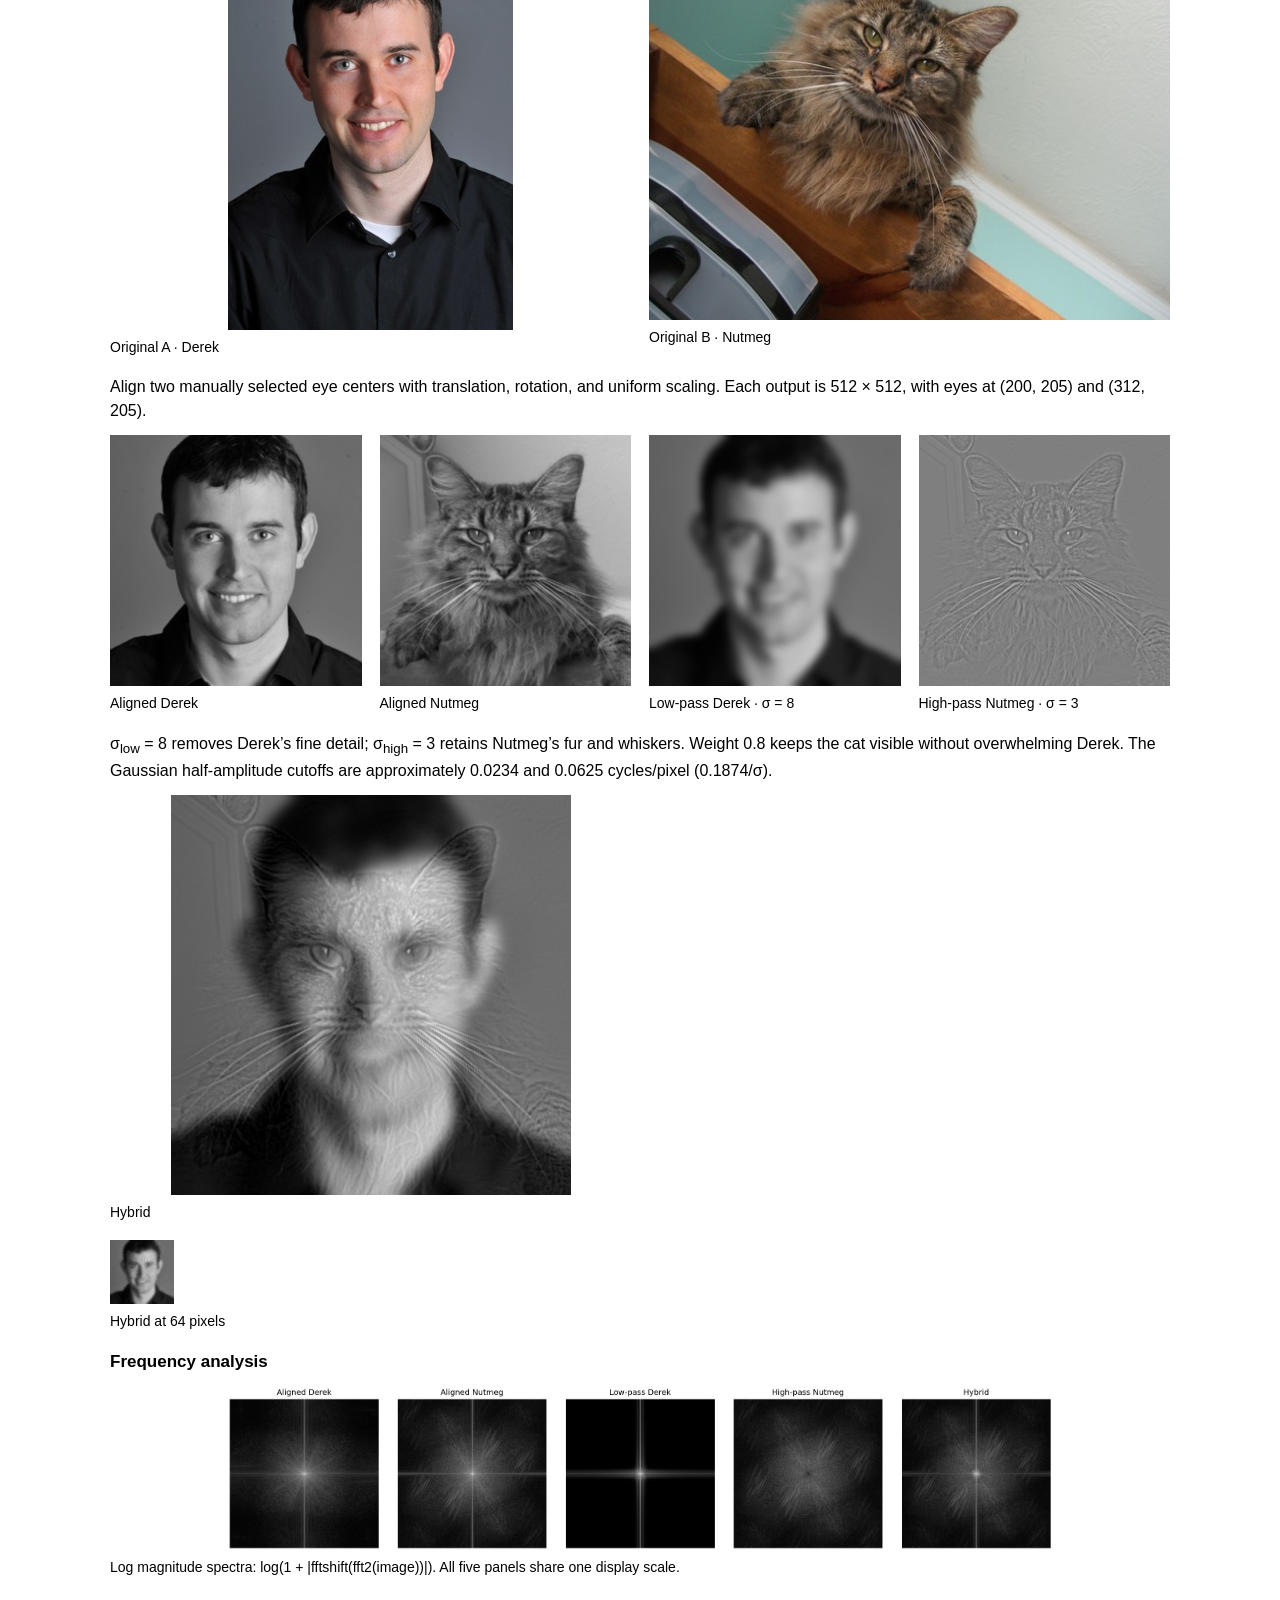
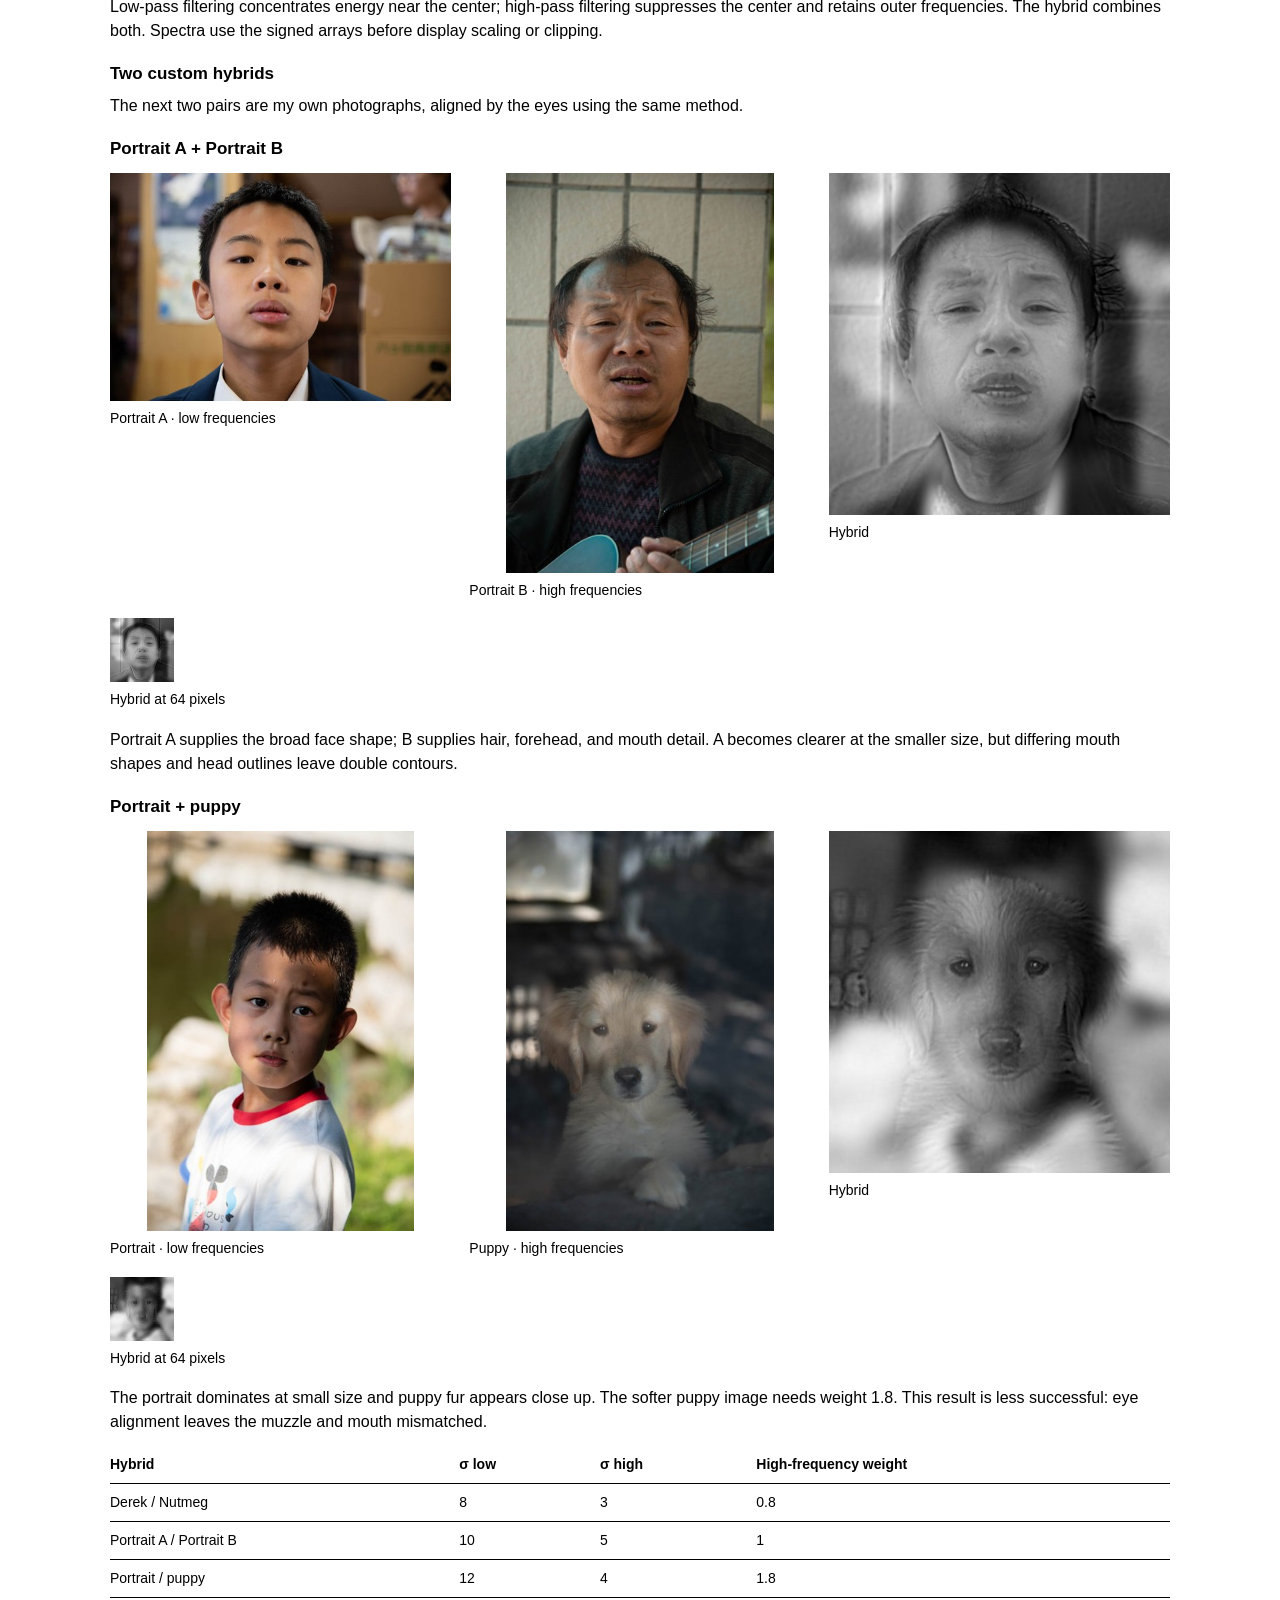
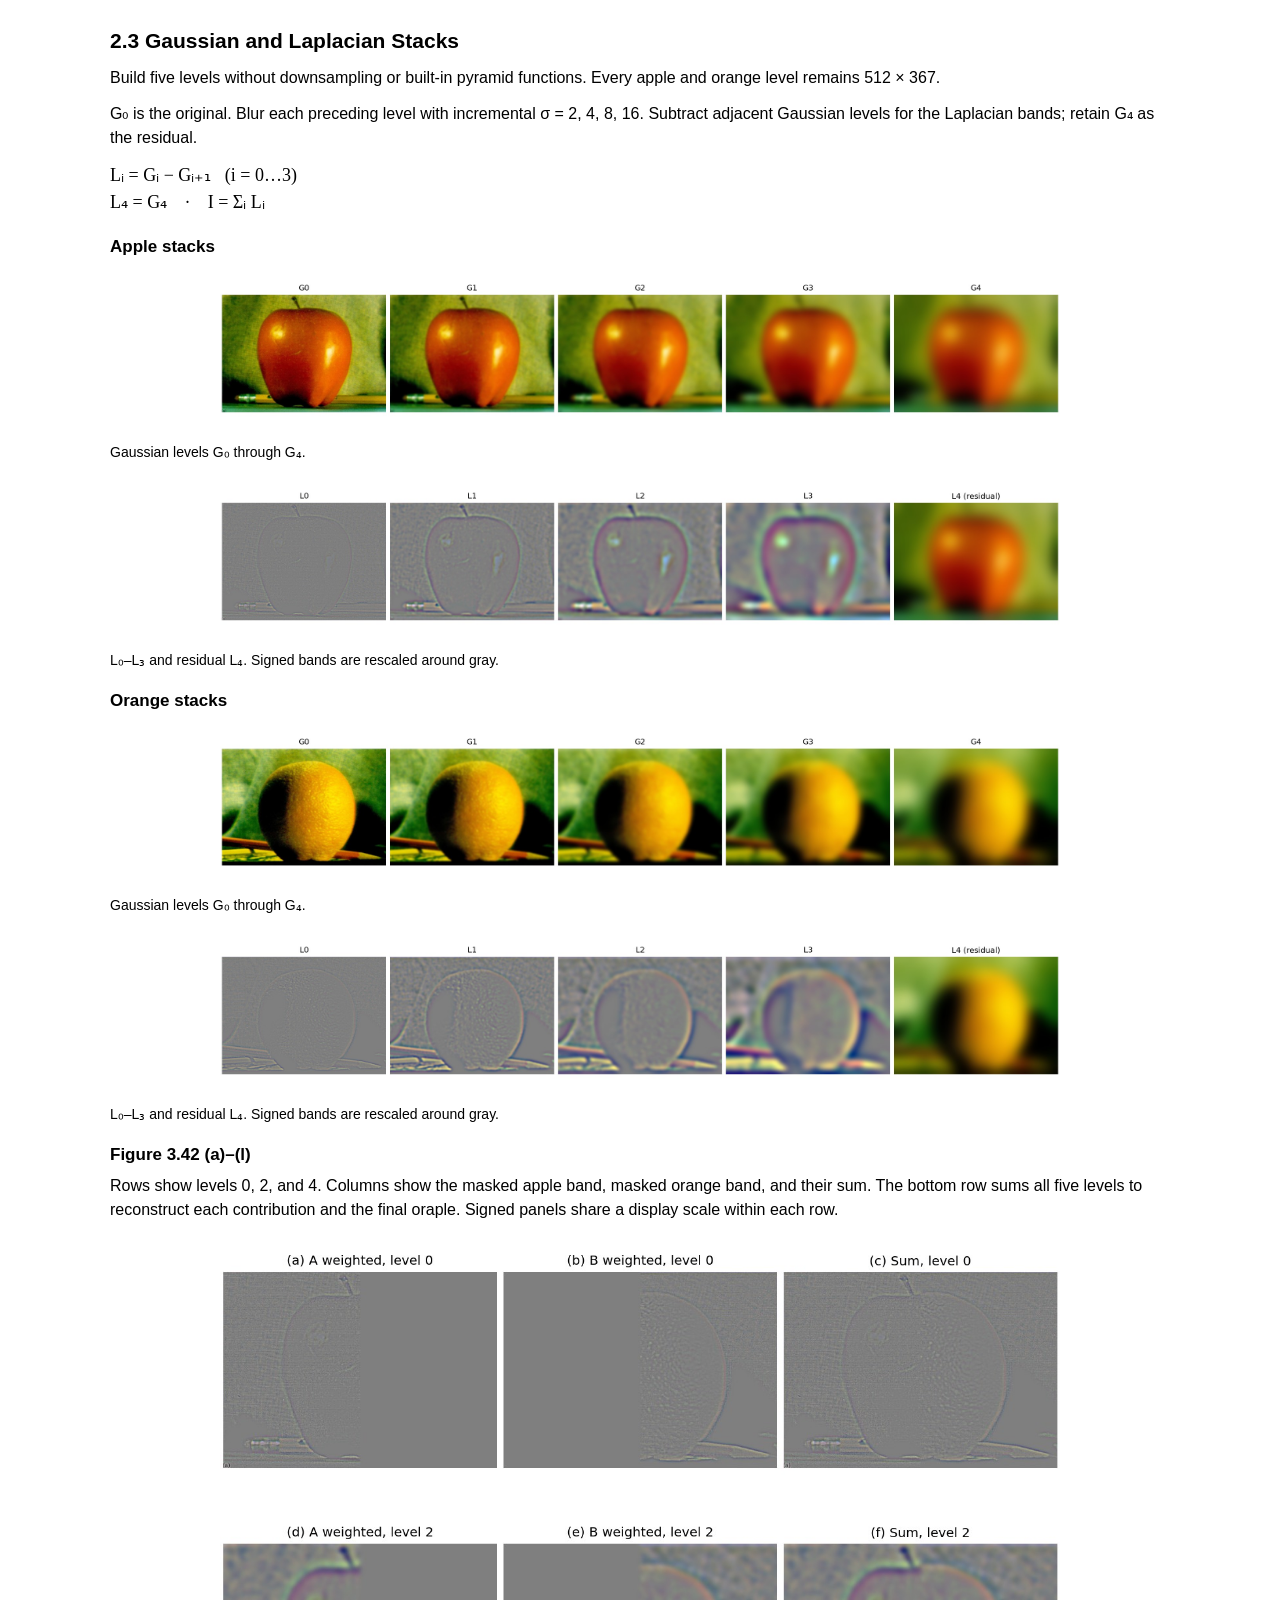
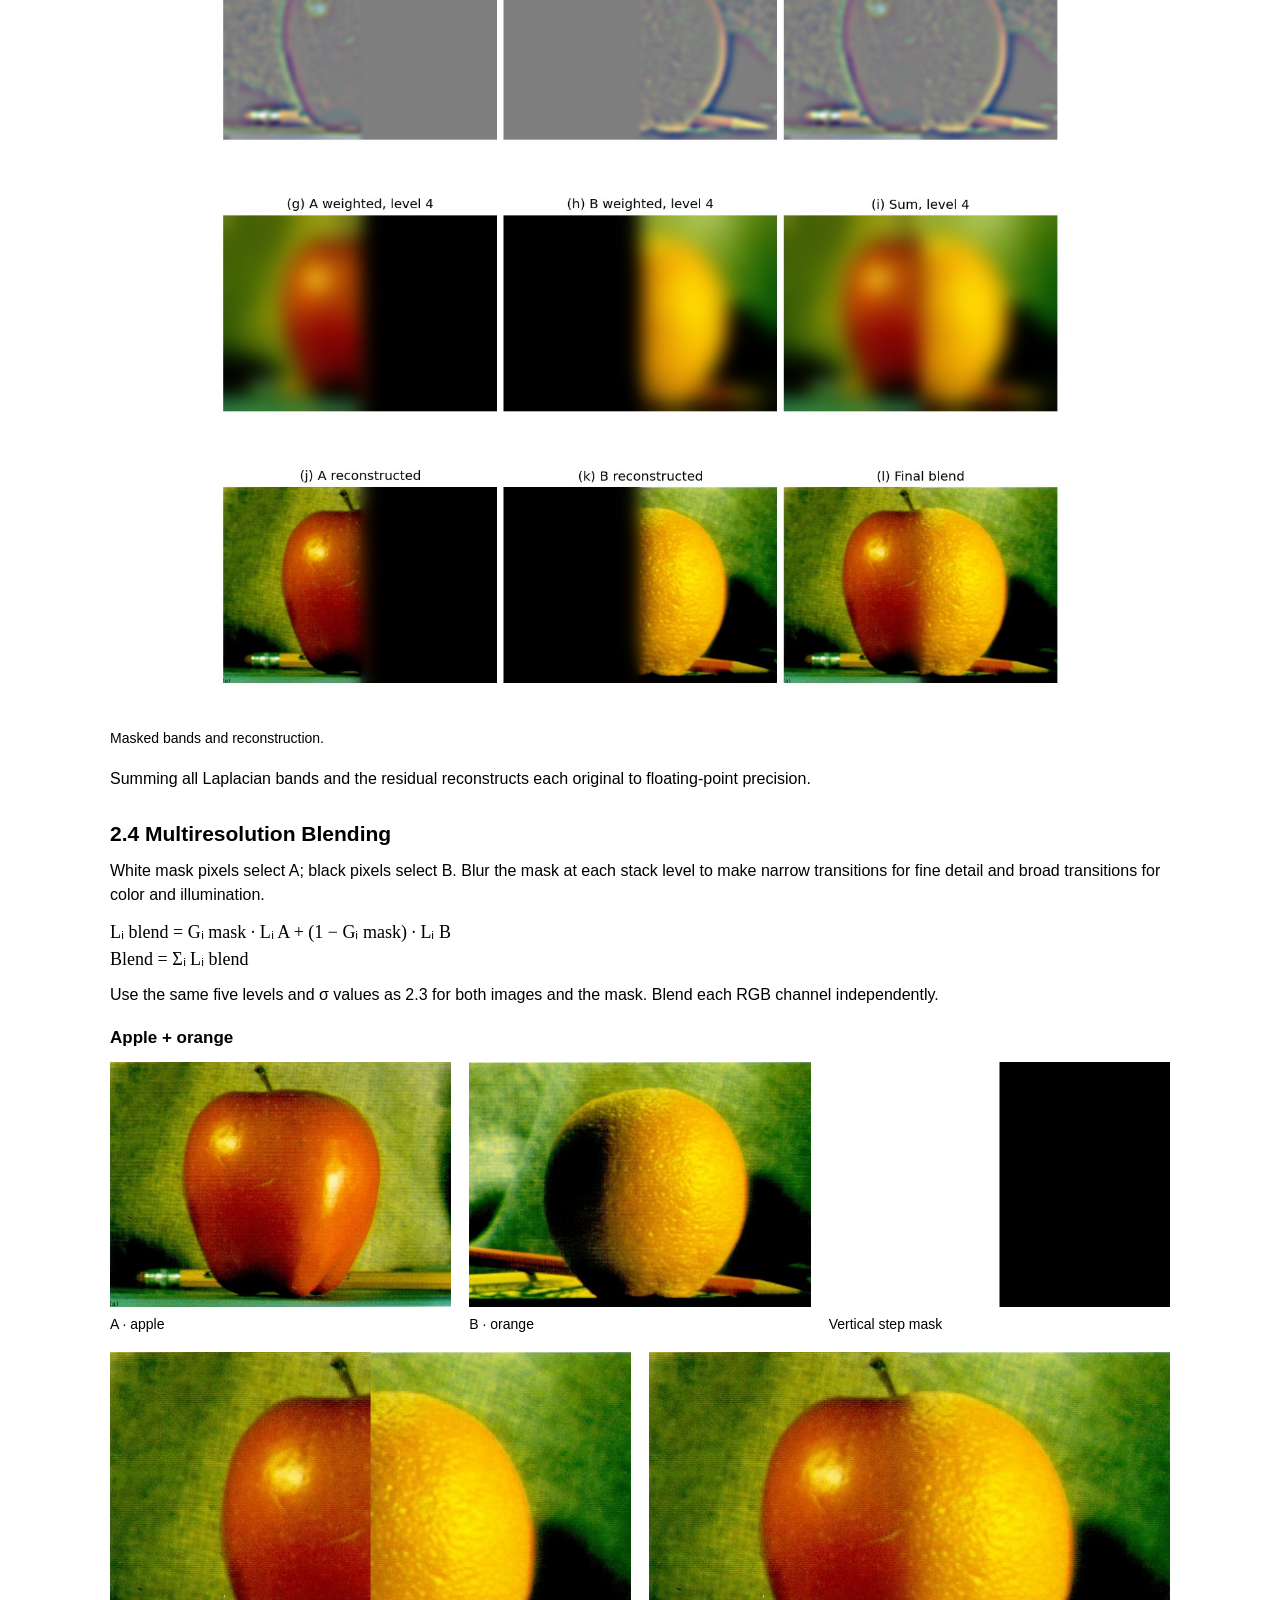
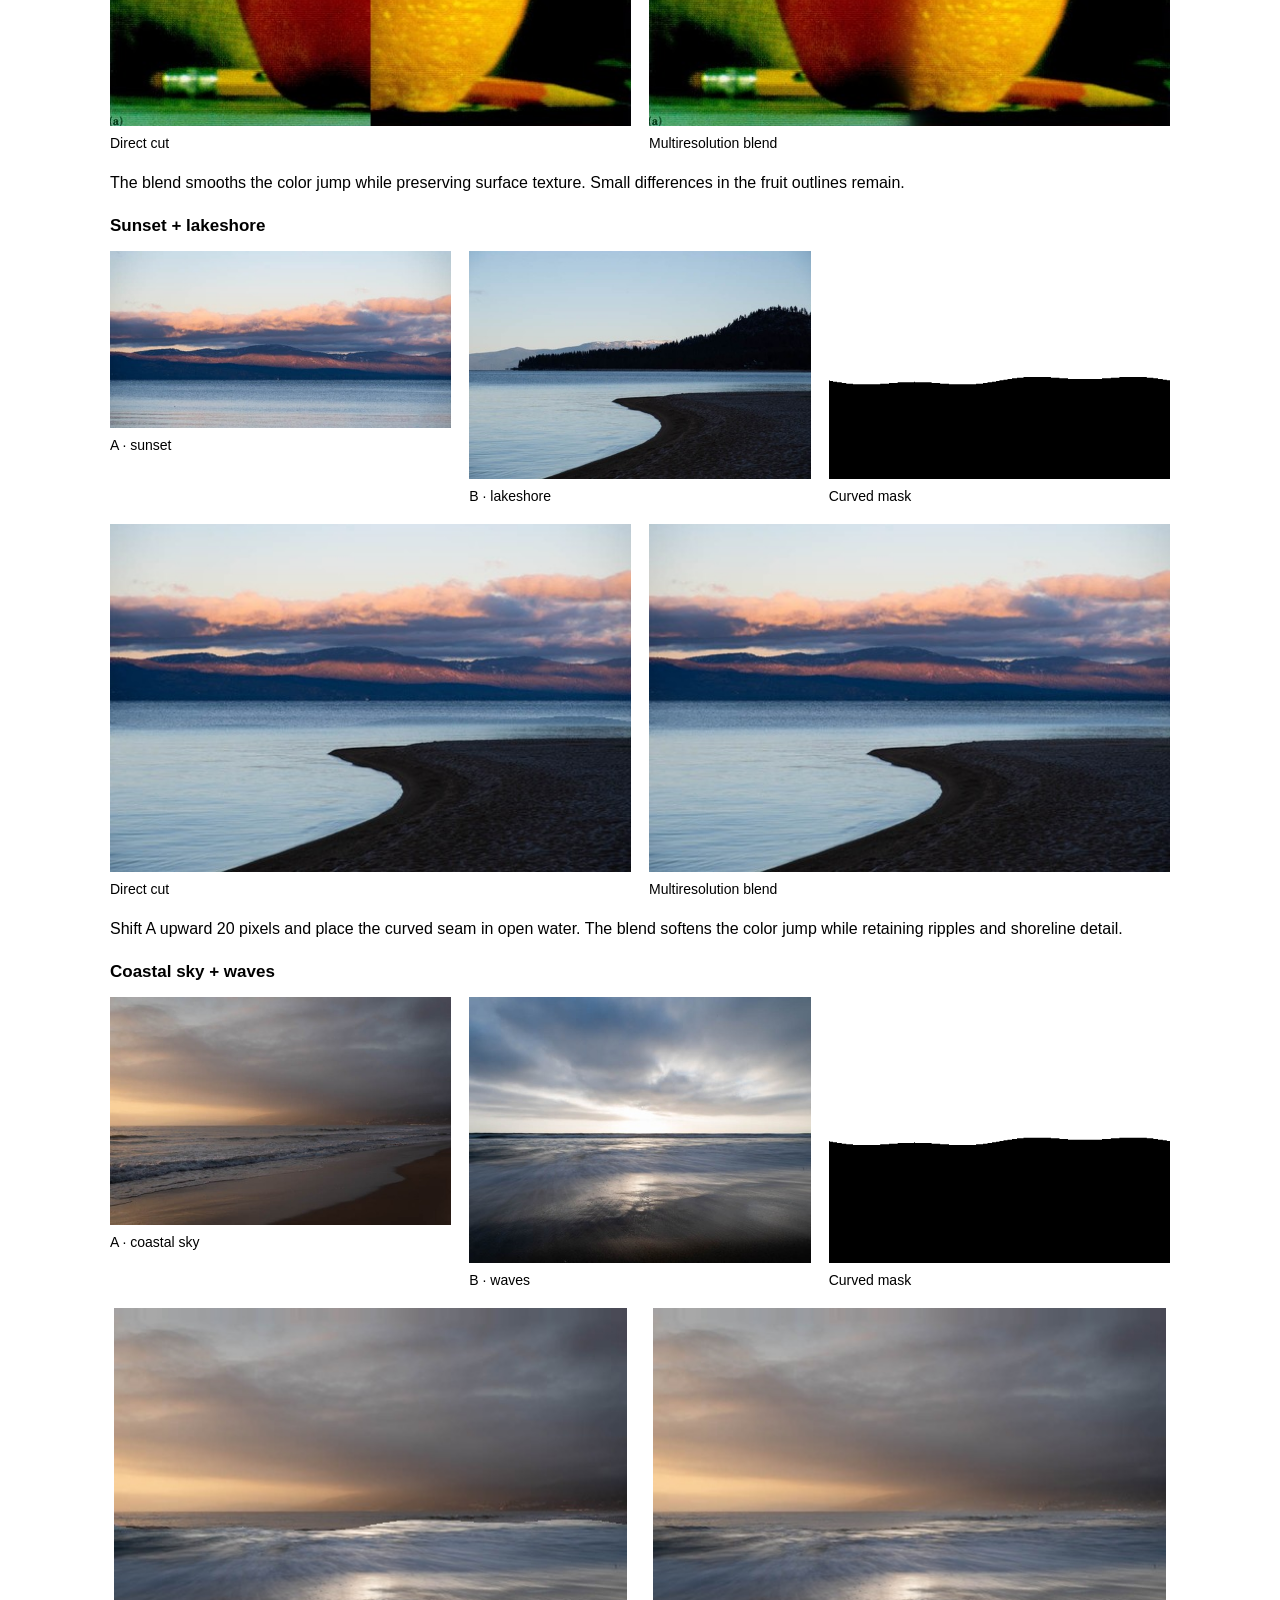
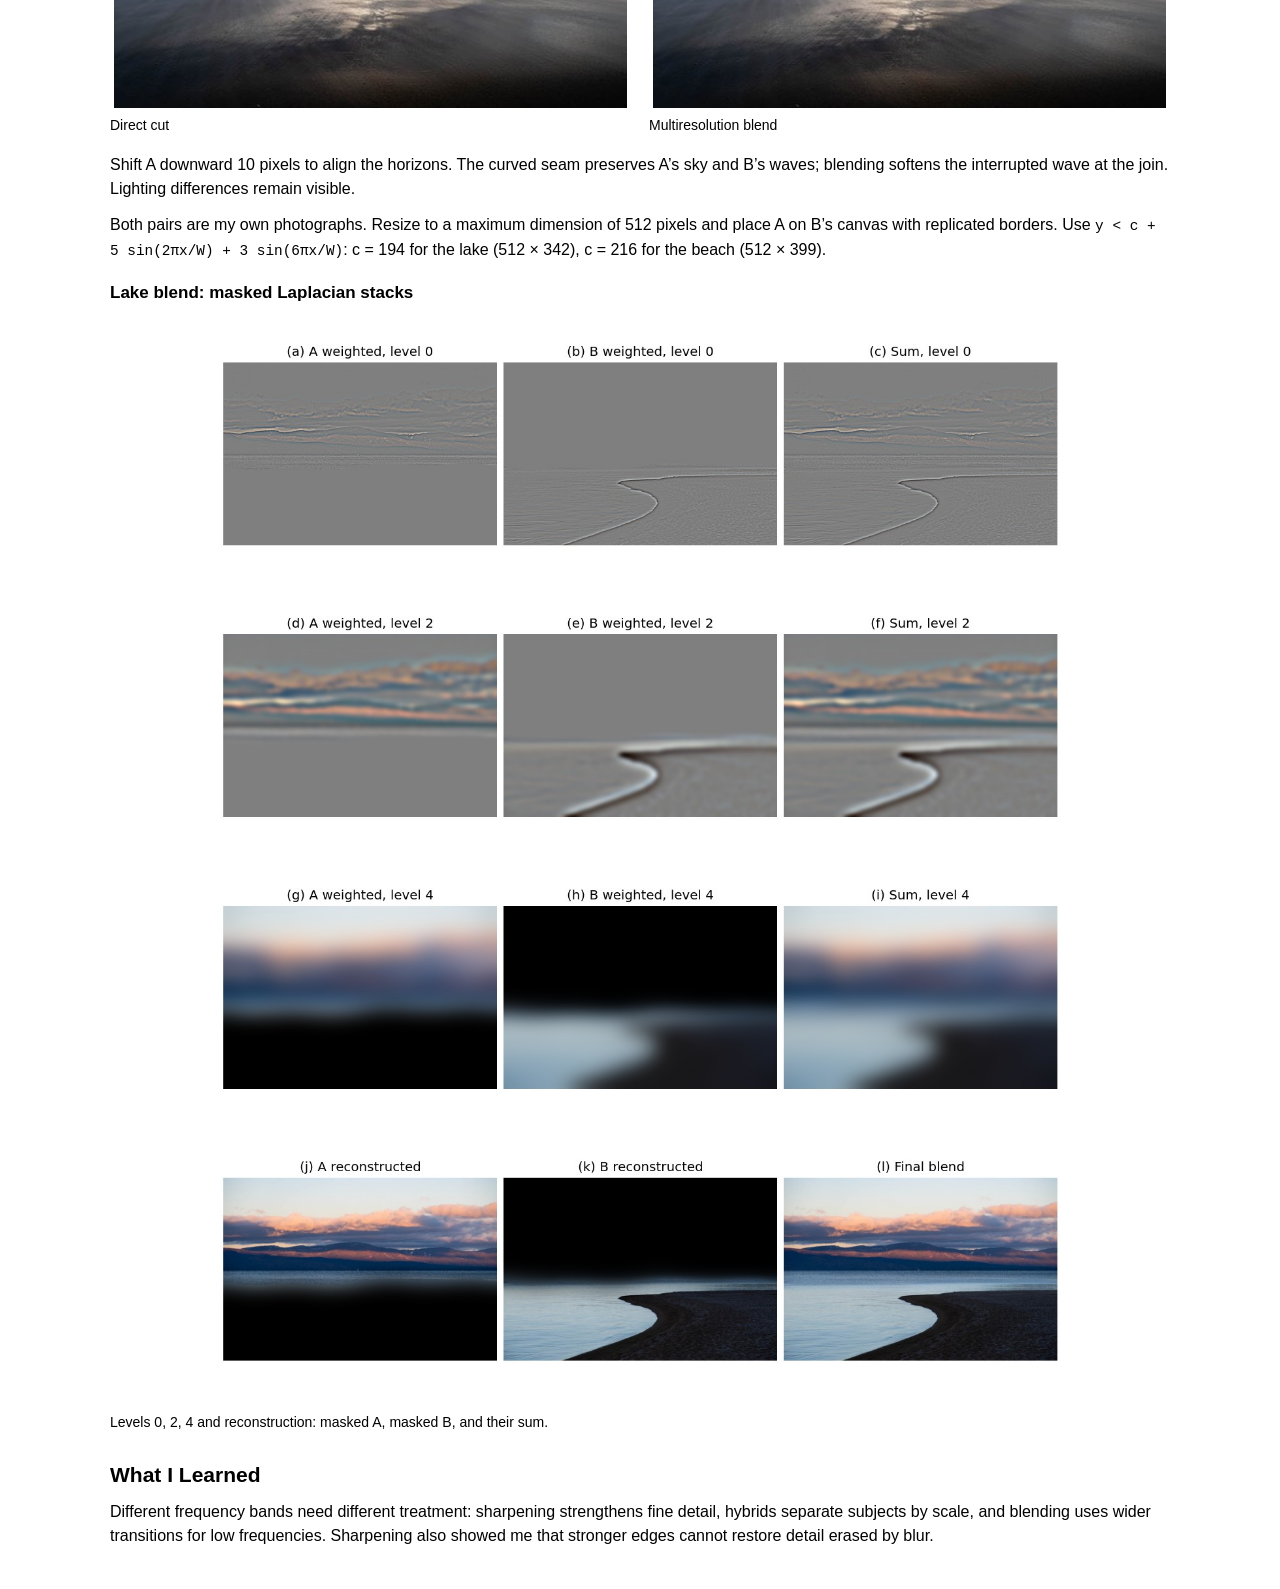
<file: docs/project2/index.html>
<!DOCTYPE html>
<html lang="en"><head><meta charset="utf-8"/><meta content="width=device-width,initial-scale=1" name="viewport"/><title>Project 2: Fun with Filters and Frequencies · Haichao Li</title><meta content="CS180 Project 2: convolution, edge detection, sharpening, hybrid images and multiresolution blending." name="description"/><link href="../project1/styles.css" rel="stylesheet"/><link href="style.css" rel="stylesheet"/><link href="../favicon.svg" rel="icon"/></head><body id="top"><main><nav aria-label="Project navigation"><a href="../">All projects</a><a href="#p11">1.1 Convolution</a><a href="#p12">1.2 Edges</a><a href="#p13">1.3 DoG</a><a href="#p21">2.1 Sharpening</a><a href="#p22">2.2 Hybrids</a><a href="#p23">2.3 Stacks</a><a href="#p24">2.4 Blending</a></nav>
<h1>Project 2: Fun with Filters and Frequencies</h1>
<p class="byline">Haichao Li · CS180 · Fall 2026</p>
<section id="p11"><h2>1.1 Convolutions from Scratch</h2>

<p>Convolve my grayscale lake photograph (384 × 512, values in [0, 1]) with a 9 × 9 box filter, D<sub>x</sub> = [1, 0, −1], and D<sub>y</sub> = D<sub>x</sub><sup>T</sup>. The box filter is <code>np.ones((9, 9)) / 81</code>.</p>

<div class="grid four"><figure><a href="assets/part1_1_original.jpg"><img alt="Original grayscale photograph" height="512" loading="lazy" src="assets/part1_1_original.jpg" width="384"/></a><figcaption>Original grayscale image</figcaption></figure>
<figure><a href="assets/part1_1_box.jpg"><img alt="9 × 9 box average" height="512" loading="lazy" src="assets/part1_1_box.jpg" width="384"/></a><figcaption>9 × 9 box average</figcaption></figure>
<figure><a href="assets/part1_1_dx.jpg"><img alt="Horizontal derivative" height="512" loading="lazy" src="assets/part1_1_dx.jpg" width="384"/></a><figcaption>Horizontal derivative</figcaption></figure>
<figure><a href="assets/part1_1_dy.jpg"><img alt="Vertical derivative" height="512" loading="lazy" src="assets/part1_1_dy.jpg" width="384"/></a><figcaption>Vertical derivative</figcaption></figure>
</div>

<p>Both implementations flip the filter and use zero padding for an output the same size as the input. Four loops skip out-of-bounds samples; two loops pad explicitly and sum each window with NumPy. Zero padding darkens the blurred image border and creates boundary responses in the derivatives.</p>

<h3>Four loops and two loops</h3>
<div class="codegrid"><pre><code>def convolve(image, filter):
    n, m = image.shape
    fn, fm = filter.shape
    res = np.zeros((n, m), dtype=float)
    filter = filter[::-1, ::-1]
    for i in range(n):
        for j in range(m):
            out = 0
            for fi in range(fn):
                for fj in range(fm):
                    imagei = i + fi - fn // 2
                    imagej = j + fj - fm // 2
                    if 0 &lt;= imagei &lt; n and 0 &lt;= imagej &lt; m:
                        out += image[imagei, imagej] * filter[fi, fj]
            res[i, j] = out
    return res</code></pre>
<pre><code>def convolve_two_loops(image, filter):
    n, m = image.shape
    fn, fm = filter.shape
    padded = np.pad(image, ((fn // 2, (fn - 1) // 2), (fm // 2, (fm - 1) // 2)))
    filter = filter[::-1, ::-1]
    res = np.zeros((n, m), dtype=float)
    for i in range(n):
        for j in range(m):
            res[i, j] = np.sum(padded[i:i + fn, j:j + fm] * filter)
    return res</code></pre>
</div>

<h3>Comparison with SciPy</h3>
<p>One local run using the same image, 9 × 9 box filter, and zero-filled boundaries:</p>

<table><thead><tr><th>Method</th><th>Time</th><th>Maximum absolute error vs. SciPy</th></tr></thead><tbody>
<tr><td>Four Python loops</td><td>2.7980 s</td><td>1.89e-15</td></tr>
<tr><td>Two loops + NumPy window sum</td><td>0.3170 s</td><td>1.44e-15</td></tr>
<tr><td><code>scipy.signal.convolve2d</code></td><td>0.0137 s</td><td>Reference</td></tr></tbody></table>

<p>NumPy window sums reduce Python overhead; SciPy is fastest. All outputs match up to floating-point summation error, including the boundaries.</p>
</section>
<section id="p12"><h2>1.2 Finite Difference Operator</h2>

<p>Convolve the normalized cameraman image with D<sub>x</sub> and D<sub>y</sub>. Use <code>mode="same"</code> and symmetric boundaries to preserve dimensions without introducing a black border.</p>

<div class="grid"><figure><a href="assets/cameraman.png"><img alt="Cameraman input" height="534" loading="lazy" src="assets/cameraman.png" width="534"/></a><figcaption>Cameraman input</figcaption></figure>
<figure><a href="assets/part1_2_dx.jpg"><img alt="Iₓ · signed horizontal derivative" height="534" loading="lazy" src="assets/part1_2_dx.jpg" width="534"/></a><figcaption>Horizontal derivative Iₓ</figcaption></figure>
<figure><a href="assets/part1_2_dy.jpg"><img alt="Iᵧ · signed vertical derivative" height="534" loading="lazy" src="assets/part1_2_dy.jpg" width="534"/></a><figcaption>Vertical derivative Iᵧ</figcaption></figure>
</div>

<div class="formula">M = √(I<sub>x</sub>² + I<sub>y</sub>²)    E(x, y) = 1 if M(x, y) &gt; 0.15, otherwise 0</div>

<div class="grid two"><figure><a href="assets/part1_2_gradient_magnitude.jpg"><img alt="Gradient magnitude" height="534" loading="lazy" src="assets/part1_2_gradient_magnitude.jpg" width="534"/></a><figcaption>Gradient magnitude</figcaption></figure>
<figure><a href="assets/part1_2_edges.png"><img alt="Binary edges · threshold 0.15" height="534" loading="lazy" src="assets/part1_2_edges.png" width="534"/></a><figcaption>Binary edges · threshold 0.15</figcaption></figure>
</div>

<p>Threshold 0.15 keeps the person and tripod edges while removing much of the weaker grass texture. Lower thresholds retain more noise; higher thresholds lose faint contours. Some grass remains.</p>

<p class="note">Signed derivatives show zero as gray. Gradient magnitudes in 1.2 and 1.3 share the display range [0, √2]; thresholds apply before display scaling.</p>
</section>
<section id="p13"><h2>1.3 Derivative of Gaussian</h2>

<p>Build a normalized 9 × 9 Gaussian (σ = 1.5) with <code>g = cv2.getGaussianKernel(9, 1.5)</code> and <code>G = g @ g.T</code>. Blur, then differentiate. Use threshold 0.06 for the weaker smoothed gradients.</p>

<div class="grid"><figure><a href="assets/part1_3_blurred.jpg"><img alt="Gaussian-smoothed input" height="534" loading="lazy" src="assets/part1_3_blurred.jpg" width="534"/></a><figcaption>Gaussian-smoothed input</figcaption></figure>
<figure><a href="assets/part1_3_gradient_magnitude.jpg"><img alt="Smoothed gradient magnitude" height="534" loading="lazy" src="assets/part1_3_gradient_magnitude.jpg" width="534"/></a><figcaption>Smoothed gradient magnitude</figcaption></figure>
<figure><a href="assets/part1_3_edges.png"><img alt="Binary edges · threshold 0.06" height="534" loading="lazy" src="assets/part1_3_edges.png" width="534"/></a><figcaption>Binary edges · threshold 0.06</figcaption></figure>
</div>

<div class="formula">(I ∗ G) ∗ D = I ∗ (G ∗ D)</div>

<p>Full convolution of G with D<sub>x</sub> and D<sub>y</sub> gives 9 × 11 and 11 × 9 DoG filters. Applying these directly to the original matches blur-then-differentiate: both derivative arrays pass <code>np.allclose</code>.</p>

<div class="grid two"><figure class="kernel"><a href="assets/part1_3_dog_x.png"><img alt="Horizontal DoG kernel · zero is gray" height="9" loading="lazy" src="assets/part1_3_dog_x.png" width="11"/></a><figcaption>DoG x · zero is gray</figcaption></figure>
<figure class="kernel"><a href="assets/part1_3_dog_y.png"><img alt="Vertical DoG kernel · zero is gray" height="11" loading="lazy" src="assets/part1_3_dog_y.png" width="9"/></a><figcaption>DoG y · zero is gray</figcaption></figure>
</div>

<p>Compared with 1.2, smoothing suppresses grass texture and produces cleaner major contours, with wider edges and less fine detail.</p>
</section>
<section id="p21"><h2>2.1 Image Sharpening</h2>
<p>Gaussian blur retains low frequencies. Subtract it from the original to isolate high frequencies, then add a scaled residual to strengthen edges:</p>
<div class="formula">H = I − G ∗ I<br/>S = I + αH = [(1 + α)δ − αG] ∗ I</div>
<p>Apply the single kernel [(1 + α)δ − αG] to each color channel using σ = 1.5 and an 11 × 11 Gaussian. Clip the final display to [0, 1].</p>
<h3>Taj Mahal</h3>
<div class="grid"><figure><a href="assets/part2_1_taj_original.jpg"><img alt="Original" height="300" loading="lazy" src="assets/part2_1_taj_original.jpg" width="300"/></a><figcaption>Original</figcaption></figure>
<figure><a href="assets/part2_1_taj_blurred.jpg"><img alt="Gaussian low frequencies" height="300" loading="lazy" src="assets/part2_1_taj_blurred.jpg" width="300"/></a><figcaption>Blurred</figcaption></figure>
<figure><a href="assets/part2_1_taj_high.jpg"><img alt="High frequencies · zero is gray" height="300" loading="lazy" src="assets/part2_1_taj_high.jpg" width="300"/></a><figcaption>High frequencies</figcaption></figure>
</div>
<div class="grid"><figure><a href="assets/part2_1_taj_sharp_0.5.jpg"><img alt="α = 0.5 · subtle enhancement" height="300" loading="lazy" src="assets/part2_1_taj_sharp_0.5.jpg" width="300"/></a><figcaption>α = 0.5</figcaption></figure>
<figure><a href="assets/part2_1_taj_sharp_1.jpg"><img alt="α = 1 · moderate enhancement" height="300" loading="lazy" src="assets/part2_1_taj_sharp_1.jpg" width="300"/></a><figcaption>α = 1</figcaption></figure>
<figure><a href="assets/part2_1_taj_sharp_2.jpg"><img alt="α = 2 · stronger enhancement" height="300" loading="lazy" src="assets/part2_1_taj_sharp_2.jpg" width="300"/></a><figcaption>α = 2</figcaption></figure>
</div>
<h3>My lake photograph</h3>
<div class="grid"><figure><a href="assets/part2_1_lake_original.jpg"><img alt="Original" height="512" loading="lazy" src="assets/part2_1_lake_original.jpg" width="384"/></a><figcaption>Original</figcaption></figure>
<figure><a href="assets/part2_1_lake_blurred.jpg"><img alt="Gaussian low frequencies" height="512" loading="lazy" src="assets/part2_1_lake_blurred.jpg" width="384"/></a><figcaption>Blurred</figcaption></figure>
<figure><a href="assets/part2_1_lake_high.jpg"><img alt="High frequencies · zero is gray" height="512" loading="lazy" src="assets/part2_1_lake_high.jpg" width="384"/></a><figcaption>High frequencies</figcaption></figure>
</div>
<div class="grid"><figure><a href="assets/part2_1_lake_sharp_0.5.jpg"><img alt="α = 0.5 · subtle enhancement" height="512" loading="lazy" src="assets/part2_1_lake_sharp_0.5.jpg" width="384"/></a><figcaption>α = 0.5</figcaption></figure>
<figure><a href="assets/part2_1_lake_sharp_1.jpg"><img alt="α = 1 · moderate enhancement" height="512" loading="lazy" src="assets/part2_1_lake_sharp_1.jpg" width="384"/></a><figcaption>α = 1</figcaption></figure>
<figure><a href="assets/part2_1_lake_sharp_2.jpg"><img alt="α = 2 · stronger enhancement" height="512" loading="lazy" src="assets/part2_1_lake_sharp_2.jpg" width="384"/></a><figcaption>α = 2</figcaption></figure>
</div>
<p>Larger α strengthens architecture, branches, and mountain edges. At α = 2, halos and exaggerated texture become more visible.</p>
<h3>Blur and resharpen</h3>
<div class="grid"><figure><a href="assets/part2_1_lake_original.jpg"><img alt="Reference image" height="512" loading="lazy" src="assets/part2_1_lake_original.jpg" width="384"/></a><figcaption>Reference image</figcaption></figure>
<figure><a href="assets/part2_1_evaluation_blurred.jpg"><img alt="Deliberately blurred · σ = 2" height="512" loading="lazy" src="assets/part2_1_evaluation_blurred.jpg" width="384"/></a><figcaption>Deliberately blurred · σ = 2</figcaption></figure>
<figure><a href="assets/part2_1_evaluation_resharpened.jpg"><img alt="Resharpened · σ = 2, α = 1" height="512" loading="lazy" src="assets/part2_1_evaluation_resharpened.jpg" width="384"/></a><figcaption>Resharpened · σ = 2, α = 1</figcaption></figure>
</div>
<p>Resharpening restores some edge contrast, but branches and mountain texture remain softer than the original. It cannot recover detail lost to blur.</p>
<p class="note">High-frequency images show zero as gray; filtering uses the original signed values.</p>
</section>
<section id="p22"><h2>2.2 Hybrid Images</h2>
<p>Combine low frequencies from A with high frequencies from B. B dominates close up; A becomes clearer at a smaller size or greater viewing distance. All three results use grayscale.</p>
<div class="formula">Hybrid = G<sub>σ low</sub> ∗ A + w[B − G<sub>σ high</sub> ∗ B]</div>
<h3>Derek + Nutmeg</h3>
<div class="grid two"><figure><a href="assets/part2_2_derek_nutmeg_original_low.jpg"><img alt="Original A · Derek" height="512" loading="lazy" src="assets/part2_2_derek_nutmeg_original_low.jpg" width="366"/></a><figcaption>Original A · Derek</figcaption></figure>
<figure><a href="assets/part2_2_derek_nutmeg_original_high.jpg"><img alt="Original B · Nutmeg" height="384" loading="lazy" src="assets/part2_2_derek_nutmeg_original_high.jpg" width="512"/></a><figcaption>Original B · Nutmeg</figcaption></figure>
</div>
<p>Align two manually selected eye centers with translation, rotation, and uniform scaling. Each output is 512 × 512, with eyes at (200, 205) and (312, 205).</p>
<div class="grid four"><figure><a href="assets/part2_2_derek_nutmeg_aligned_low.jpg"><img alt="Aligned Derek" height="512" loading="lazy" src="assets/part2_2_derek_nutmeg_aligned_low.jpg" width="512"/></a><figcaption>Aligned Derek</figcaption></figure>
<figure><a href="assets/part2_2_derek_nutmeg_aligned_high.jpg"><img alt="Aligned Nutmeg" height="512" loading="lazy" src="assets/part2_2_derek_nutmeg_aligned_high.jpg" width="512"/></a><figcaption>Aligned Nutmeg</figcaption></figure>
<figure><a href="assets/part2_2_derek_nutmeg_low.jpg"><img alt="Low-pass Derek · σ = 8" height="512" loading="lazy" src="assets/part2_2_derek_nutmeg_low.jpg" width="512"/></a><figcaption>Low-pass Derek · σ = 8</figcaption></figure>
<figure><a href="assets/part2_2_derek_nutmeg_high.jpg"><img alt="High-pass Nutmeg · σ = 3" height="512" loading="lazy" src="assets/part2_2_derek_nutmeg_high.jpg" width="512"/></a><figcaption>High-pass Nutmeg · σ = 3</figcaption></figure>
</div>
<p>σ<sub>low</sub> = 8 removes Derek’s fine detail; σ<sub>high</sub> = 3 retains Nutmeg’s fur and whiskers. Weight 0.8 keeps the cat visible without overwhelming Derek. The Gaussian half-amplitude cutoffs are approximately 0.0234 and 0.0625 cycles/pixel (0.1874/σ).</p>
<div class="grid two"><figure><a href="assets/part2_2_derek_nutmeg_hybrid.jpg"><img alt="Hybrid · inspect the fur and whiskers at this size" height="512" loading="lazy" src="assets/part2_2_derek_nutmeg_hybrid.jpg" width="512"/></a><figcaption>Hybrid</figcaption></figure>
</div>
<figure class="small-result"><img alt="Derek Nutmeg hybrid reduced to 64 pixels" height="64" src="assets/part2_2_derek_nutmeg_small.png" width="64"/><figcaption>Hybrid at 64 pixels</figcaption></figure>
<h3>Frequency analysis</h3>
<figure class="wide"><a href="assets/part2_2_fourier.jpg"><img alt="Log magnitude spectra: log(1 + |fftshift(fft2(image))|). All five panels share one display scale." height="416" loading="lazy" src="assets/part2_2_fourier.jpg" width="2145"/></a><figcaption>Log magnitude spectra: log(1 + |fftshift(fft2(image))|). All five panels share one display scale.</figcaption></figure>
<p>Low-pass filtering concentrates energy near the center; high-pass filtering suppresses the center and retains outer frequencies. The hybrid combines both. Spectra use the signed arrays before display scaling or clipping.</p>
<h3>Two custom hybrids</h3>
<p>The next two pairs are my own photographs, aligned by the eyes using the same method.</p>
<h3>Portrait A + Portrait B</h3>
<div class="grid"><figure><a href="assets/part2_2_own_portraits_original_low.jpg"><img alt="Portrait A · low frequencies" height="342" loading="lazy" src="assets/part2_2_own_portraits_original_low.jpg" width="512"/></a><figcaption>Portrait A · low frequencies</figcaption></figure>
<figure><a href="assets/part2_2_own_portraits_original_high.jpg"><img alt="Portrait B · high frequencies" height="512" loading="lazy" src="assets/part2_2_own_portraits_original_high.jpg" width="342"/></a><figcaption>Portrait B · high frequencies</figcaption></figure>
<figure><a href="assets/part2_2_own_portraits_hybrid.jpg"><img alt="Portrait hybrid · inspect at full size" height="512" loading="lazy" src="assets/part2_2_own_portraits_hybrid.jpg" width="512"/></a><figcaption>Hybrid</figcaption></figure>
</div>
<figure class="small-result"><div><img alt="own portraits hybrid at 64 pixels" height="64" src="assets/part2_2_own_portraits_small.png" width="64"/></div>
<figcaption>Hybrid at 64 pixels</figcaption></figure>
<p>Portrait A supplies the broad face shape; B supplies hair, forehead, and mouth detail. A becomes clearer at the smaller size, but differing mouth shapes and head outlines leave double contours.</p>
<h3>Portrait + puppy</h3>
<div class="grid"><figure><a href="assets/part2_2_portrait_puppy_original_low.jpg"><img alt="Portrait · low frequencies" height="512" loading="lazy" src="assets/part2_2_portrait_puppy_original_low.jpg" width="342"/></a><figcaption>Portrait · low frequencies</figcaption></figure>
<figure><a href="assets/part2_2_portrait_puppy_original_high.jpg"><img alt="Puppy · high frequencies" height="512" loading="lazy" src="assets/part2_2_portrait_puppy_original_high.jpg" width="342"/></a><figcaption>Puppy · high frequencies</figcaption></figure>
<figure><a href="assets/part2_2_portrait_puppy_hybrid.jpg"><img alt="Portrait–puppy hybrid · inspect at full size" height="512" loading="lazy" src="assets/part2_2_portrait_puppy_hybrid.jpg" width="512"/></a><figcaption>Hybrid</figcaption></figure>
</div>
<figure class="small-result"><div><img alt="portrait puppy hybrid at 64 pixels" height="64" src="assets/part2_2_portrait_puppy_small.png" width="64"/></div>
<figcaption>Hybrid at 64 pixels</figcaption></figure>
<p>The portrait dominates at small size and puppy fur appears close up. The softer puppy image needs weight 1.8. This result is less successful: eye alignment leaves the muzzle and mouth mismatched.</p>
<table><thead><tr><th>Hybrid</th><th>σ low</th><th>σ high</th><th>High-frequency weight</th></tr></thead><tbody><tr><td>Derek / Nutmeg</td><td>8</td><td>3</td><td>0.8</td></tr><tr><td>Portrait A / Portrait B</td><td>10</td><td>5</td><td>1</td></tr><tr><td>Portrait / puppy</td><td>12</td><td>4</td><td>1.8</td></tr></tbody></table>
</section>
<section id="p23"><h2>2.3 Gaussian and Laplacian Stacks</h2>
<p>Build five levels without downsampling or built-in pyramid functions. Every apple and orange level remains 512 × 367.</p>
<p>G₀ is the original. Blur each preceding level with incremental σ = 2, 4, 8, 16. Subtract adjacent Gaussian levels for the Laplacian bands; retain G₄ as the residual.</p>
<div class="formula">Lᵢ = Gᵢ − Gᵢ₊₁   (i = 0…3)<br/>L₄ = G₄    ·    I = Σᵢ Lᵢ</div>
<h3>Apple stacks</h3>
<figure class="wide"><a href="assets/part2_3_apple_gaussian.jpg"><img alt="Gaussian levels G₀ through G₄." height="416" loading="lazy" src="assets/part2_3_apple_gaussian.jpg" width="2145"/></a><figcaption>Gaussian levels G₀ through G₄.</figcaption></figure>
<figure class="wide"><a href="assets/part2_3_apple_laplacian.jpg"><img alt="Laplacian bands L₀ through L₃ and the residual L₄. Signed bands are individually rescaled around gray for visibility." height="416" loading="lazy" src="assets/part2_3_apple_laplacian.jpg" width="2145"/></a><figcaption>L₀–L₃ and residual L₄. Signed bands are rescaled around gray.</figcaption></figure>
<h3>Orange stacks</h3>
<figure class="wide"><a href="assets/part2_3_orange_gaussian.jpg"><img alt="Gaussian levels G₀ through G₄." height="416" loading="lazy" src="assets/part2_3_orange_gaussian.jpg" width="2145"/></a><figcaption>Gaussian levels G₀ through G₄.</figcaption></figure>
<figure class="wide"><a href="assets/part2_3_orange_laplacian.jpg"><img alt="Laplacian bands L₀ through L₃ and the residual L₄. Signed bands are individually rescaled around gray for visibility." height="416" loading="lazy" src="assets/part2_3_orange_laplacian.jpg" width="2145"/></a><figcaption>L₀–L₃ and residual L₄. Signed bands are rescaled around gray.</figcaption></figure>
<h3>Figure 3.42 (a)–(l)</h3>
<p>Rows show levels 0, 2, and 4. Columns show the masked apple band, masked orange band, and their sum. The bottom row sums all five levels to reconstruct each contribution and the final oraple. Signed panels share a display scale within each row.</p>
<figure class="wide"><a href="assets/part2_3_figure_3_42.jpg"><img alt="Weighted high-frequency, middle-frequency, and residual contributions, followed by reconstruction." height="1664" loading="lazy" src="assets/part2_3_figure_3_42.jpg" width="1286"/></a><figcaption>Masked bands and reconstruction.</figcaption></figure>
<p>Summing all Laplacian bands and the residual reconstructs each original to floating-point precision.</p>
</section>
<section id="p24"><h2>2.4 Multiresolution Blending</h2>
<p>White mask pixels select A; black pixels select B. Blur the mask at each stack level to make narrow transitions for fine detail and broad transitions for color and illumination.</p>
<div class="formula">Lᵢ blend = Gᵢ mask · Lᵢ A + (1 − Gᵢ mask) · Lᵢ B<br/>Blend = Σᵢ Lᵢ blend</div>
<p>Use the same five levels and σ values as 2.3 for both images and the mask. Blend each RGB channel independently.</p>
<h3>Apple + orange</h3>
<div class="grid"><figure><a href="assets/part2_4_oraple_a.jpg"><img alt="A · apple" height="367" loading="lazy" src="assets/part2_4_oraple_a.jpg" width="512"/></a><figcaption>A · apple</figcaption></figure>
<figure><a href="assets/part2_4_oraple_b.jpg"><img alt="B · orange" height="367" loading="lazy" src="assets/part2_4_oraple_b.jpg" width="512"/></a><figcaption>B · orange</figcaption></figure>
<figure><a href="assets/part2_4_oraple_mask.png"><img alt="Vertical step mask" height="367" loading="lazy" src="assets/part2_4_oraple_mask.png" width="512"/></a><figcaption>Vertical step mask</figcaption></figure>
</div>
<div class="grid two"><figure><a href="assets/part2_4_oraple_hard.jpg"><img alt="Direct cut" height="367" loading="lazy" src="assets/part2_4_oraple_hard.jpg" width="512"/></a><figcaption>Direct cut</figcaption></figure>
<figure><a href="assets/part2_4_oraple_blend.jpg"><img alt="Multiresolution blend" height="367" loading="lazy" src="assets/part2_4_oraple_blend.jpg" width="512"/></a><figcaption>Multiresolution blend</figcaption></figure>
</div>
<p>The blend smooths the color jump while preserving surface texture. Small differences in the fruit outlines remain.</p>
<h3>Sunset + lakeshore</h3>
<div class="grid"><figure><a href="assets/part2_4_sunset_lake_original_a.jpg"><img alt="A · sunset clouds and distant mountains" height="266" loading="lazy" src="assets/part2_4_sunset_lake_original_a.jpg" width="512"/></a><figcaption>A · sunset</figcaption></figure>
<figure><a href="assets/part2_4_sunset_lake_original_b.jpg"><img alt="B · a curved shoreline and calm water" height="342" loading="lazy" src="assets/part2_4_sunset_lake_original_b.jpg" width="512"/></a><figcaption>B · lakeshore</figcaption></figure>
<figure><a href="assets/part2_4_sunset_lake_mask.png"><img alt="Curved mask · white selects A" height="342" loading="lazy" src="assets/part2_4_sunset_lake_mask.png" width="512"/></a><figcaption>Curved mask</figcaption></figure>
</div>
<div class="grid two"><figure><a href="assets/part2_4_sunset_lake_hard.jpg"><img alt="Direct cut · an abrupt water-color boundary" height="342" loading="lazy" src="assets/part2_4_sunset_lake_hard.jpg" width="512"/></a><figcaption>Direct cut</figcaption></figure>
<figure><a href="assets/part2_4_sunset_lake_blend.jpg"><img alt="Multiresolution blend · a smoother water transition" height="342" loading="lazy" src="assets/part2_4_sunset_lake_blend.jpg" width="512"/></a><figcaption>Multiresolution blend</figcaption></figure>
</div>
<p>Shift A upward 20 pixels and place the curved seam in open water. The blend softens the color jump while retaining ripples and shoreline detail.</p>
<h3>Coastal sky + waves</h3>
<div class="grid"><figure><a href="assets/part2_4_coastal_sky_original_a.jpg"><img alt="A · a warm, overcast coastal sky" height="342" loading="lazy" src="assets/part2_4_coastal_sky_original_a.jpg" width="512"/></a><figcaption>A · coastal sky</figcaption></figure>
<figure><a href="assets/part2_4_coastal_sky_original_b.jpg"><img alt="B · breaking waves and wet sand" height="399" loading="lazy" src="assets/part2_4_coastal_sky_original_b.jpg" width="512"/></a><figcaption>B · waves</figcaption></figure>
<figure><a href="assets/part2_4_coastal_sky_mask.png"><img alt="Curved mask · white selects A" height="399" loading="lazy" src="assets/part2_4_coastal_sky_mask.png" width="512"/></a><figcaption>Curved mask</figcaption></figure>
</div>
<div class="grid two"><figure><a href="assets/part2_4_coastal_sky_hard.jpg"><img alt="Direct cut · the wave boundary is visible" height="399" loading="lazy" src="assets/part2_4_coastal_sky_hard.jpg" width="512"/></a><figcaption>Direct cut</figcaption></figure>
<figure><a href="assets/part2_4_coastal_sky_blend.jpg"><img alt="Multiresolution blend · sky and waves join gradually" height="399" loading="lazy" src="assets/part2_4_coastal_sky_blend.jpg" width="512"/></a><figcaption>Multiresolution blend</figcaption></figure>
</div>
<p>Shift A downward 10 pixels to align the horizons. The curved seam preserves A’s sky and B’s waves; blending softens the interrupted wave at the join. Lighting differences remain visible.</p>
<p>Both pairs are my own photographs. Resize to a maximum dimension of 512 pixels and place A on B’s canvas with replicated borders. Use <code>y &lt; c + 5 sin(2πx/W) + 3 sin(6πx/W)</code>: c = 194 for the lake (512 × 342), c = 216 for the beach (512 × 399).</p>
<h3>Lake blend: masked Laplacian stacks</h3>
<figure class="wide"><a href="assets/part2_4_custom_process.jpg"><img alt="Masked Laplacian contributions for the lake blend: levels 0, 2, and 4, then each reconstructed contribution and the final result." height="1664" loading="lazy" src="assets/part2_4_custom_process.jpg" width="1286"/></a><figcaption>Levels 0, 2, 4 and reconstruction: masked A, masked B, and their sum.</figcaption></figure>
</section>
<section id="takeaway"><h2>What I Learned</h2>
<p>Different frequency bands need different treatment: sharpening strengthens fine detail, hybrids separate subjects by scale, and blending uses wider transitions for low frequencies. Sharpening also showed me that stronger edges cannot restore detail erased by blur.</p>
</section>
</main></body></html>
</file>
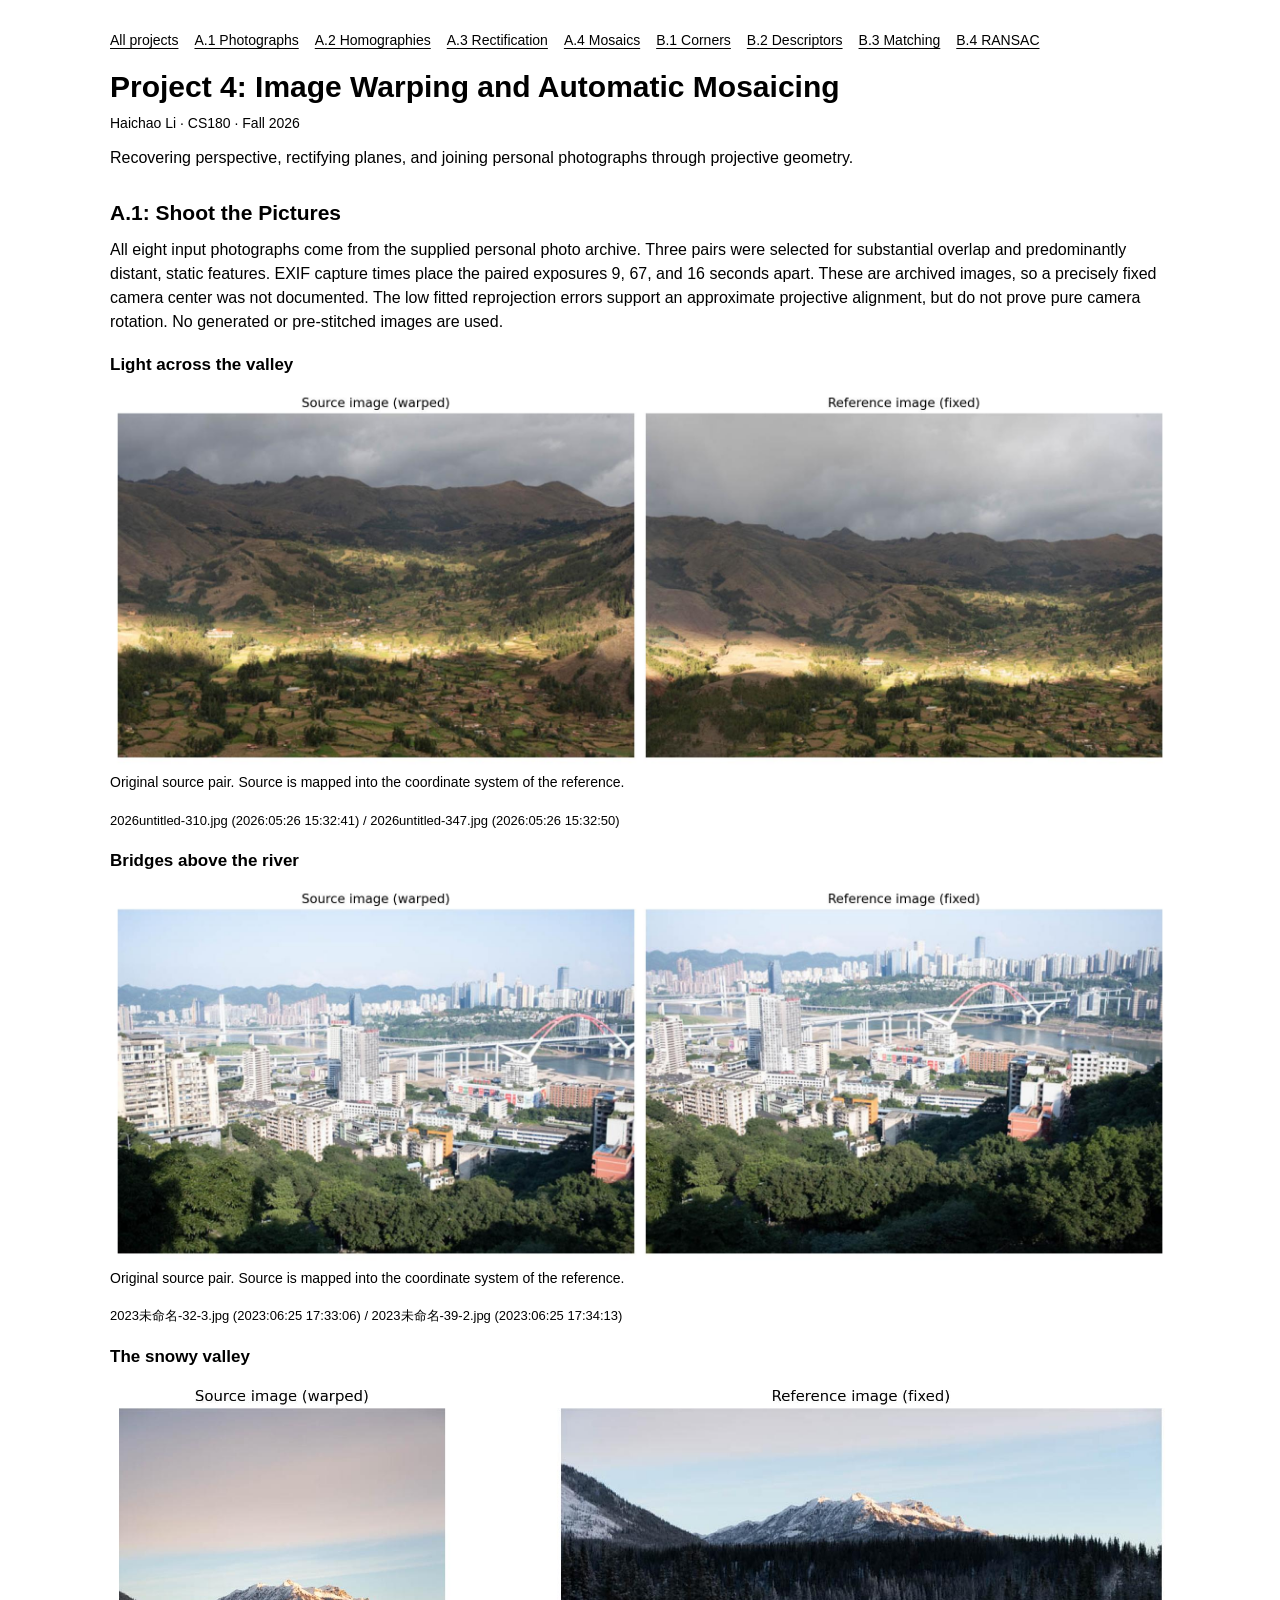
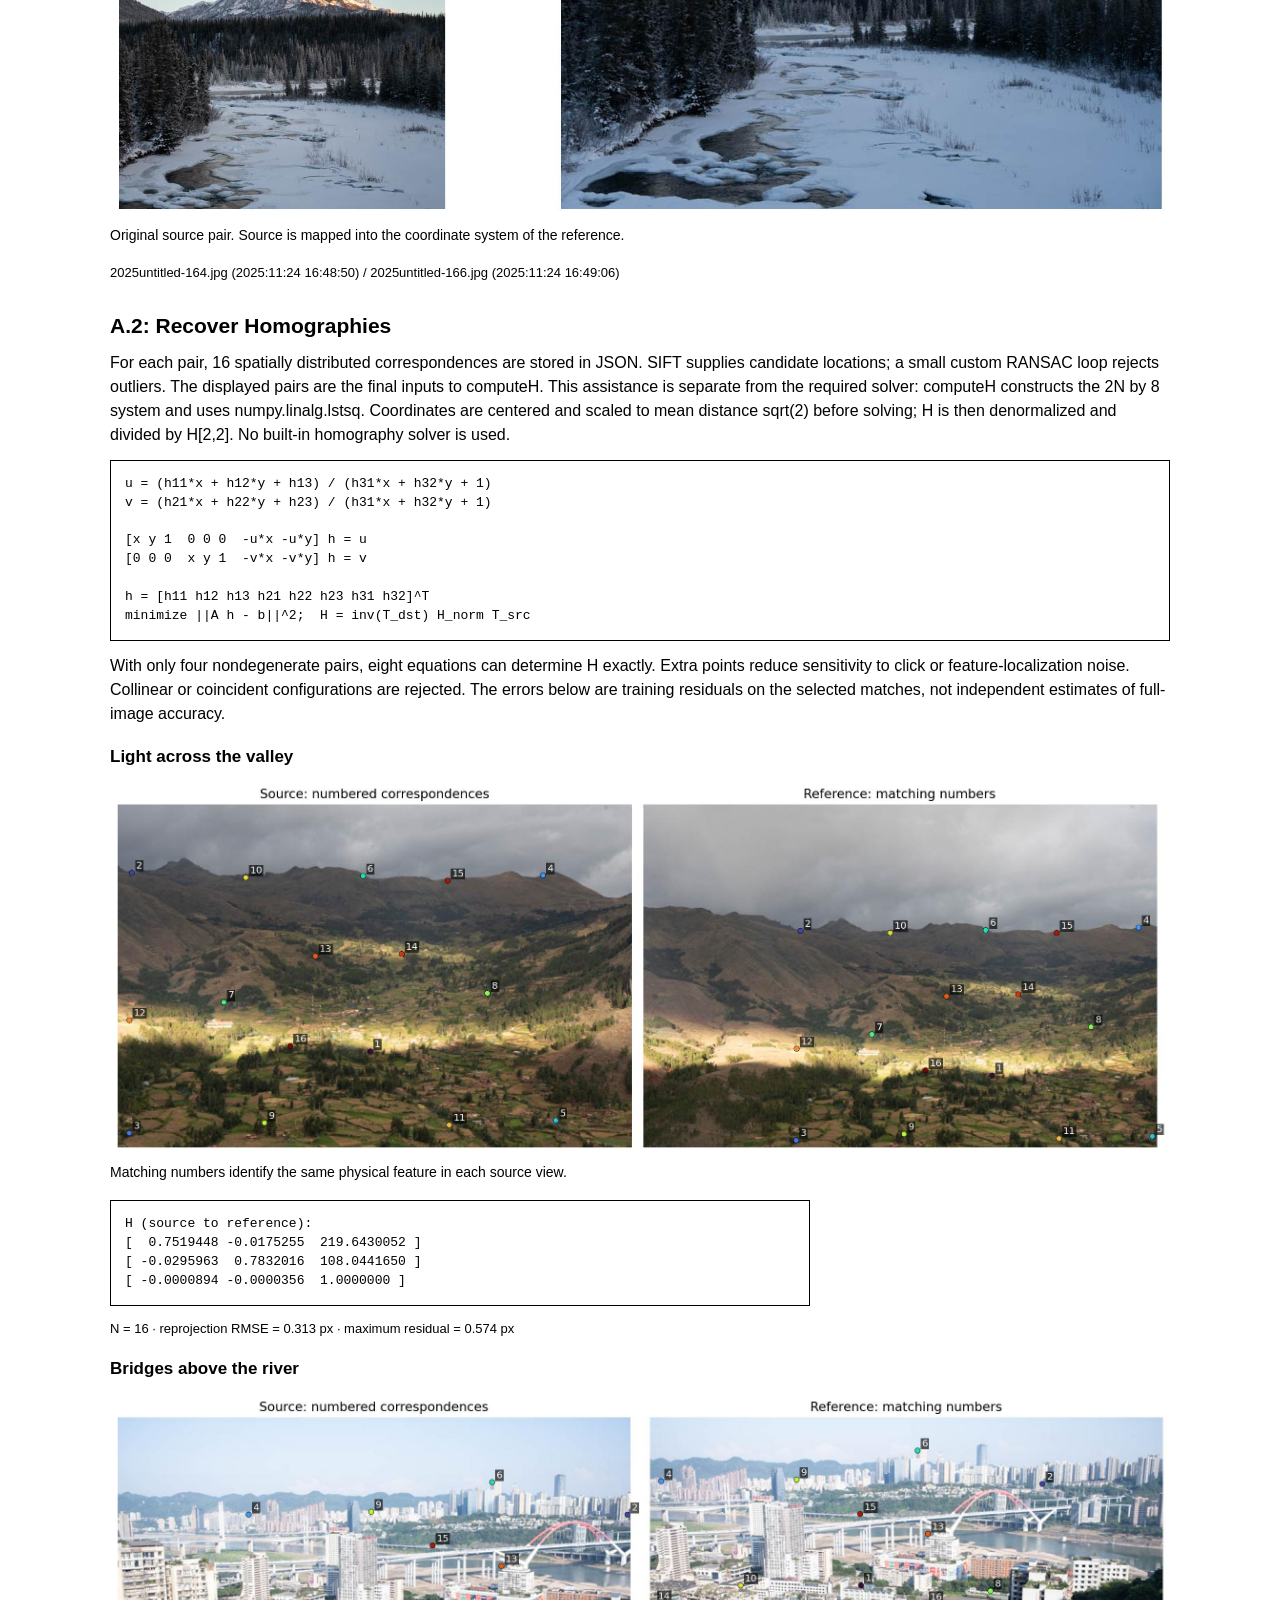
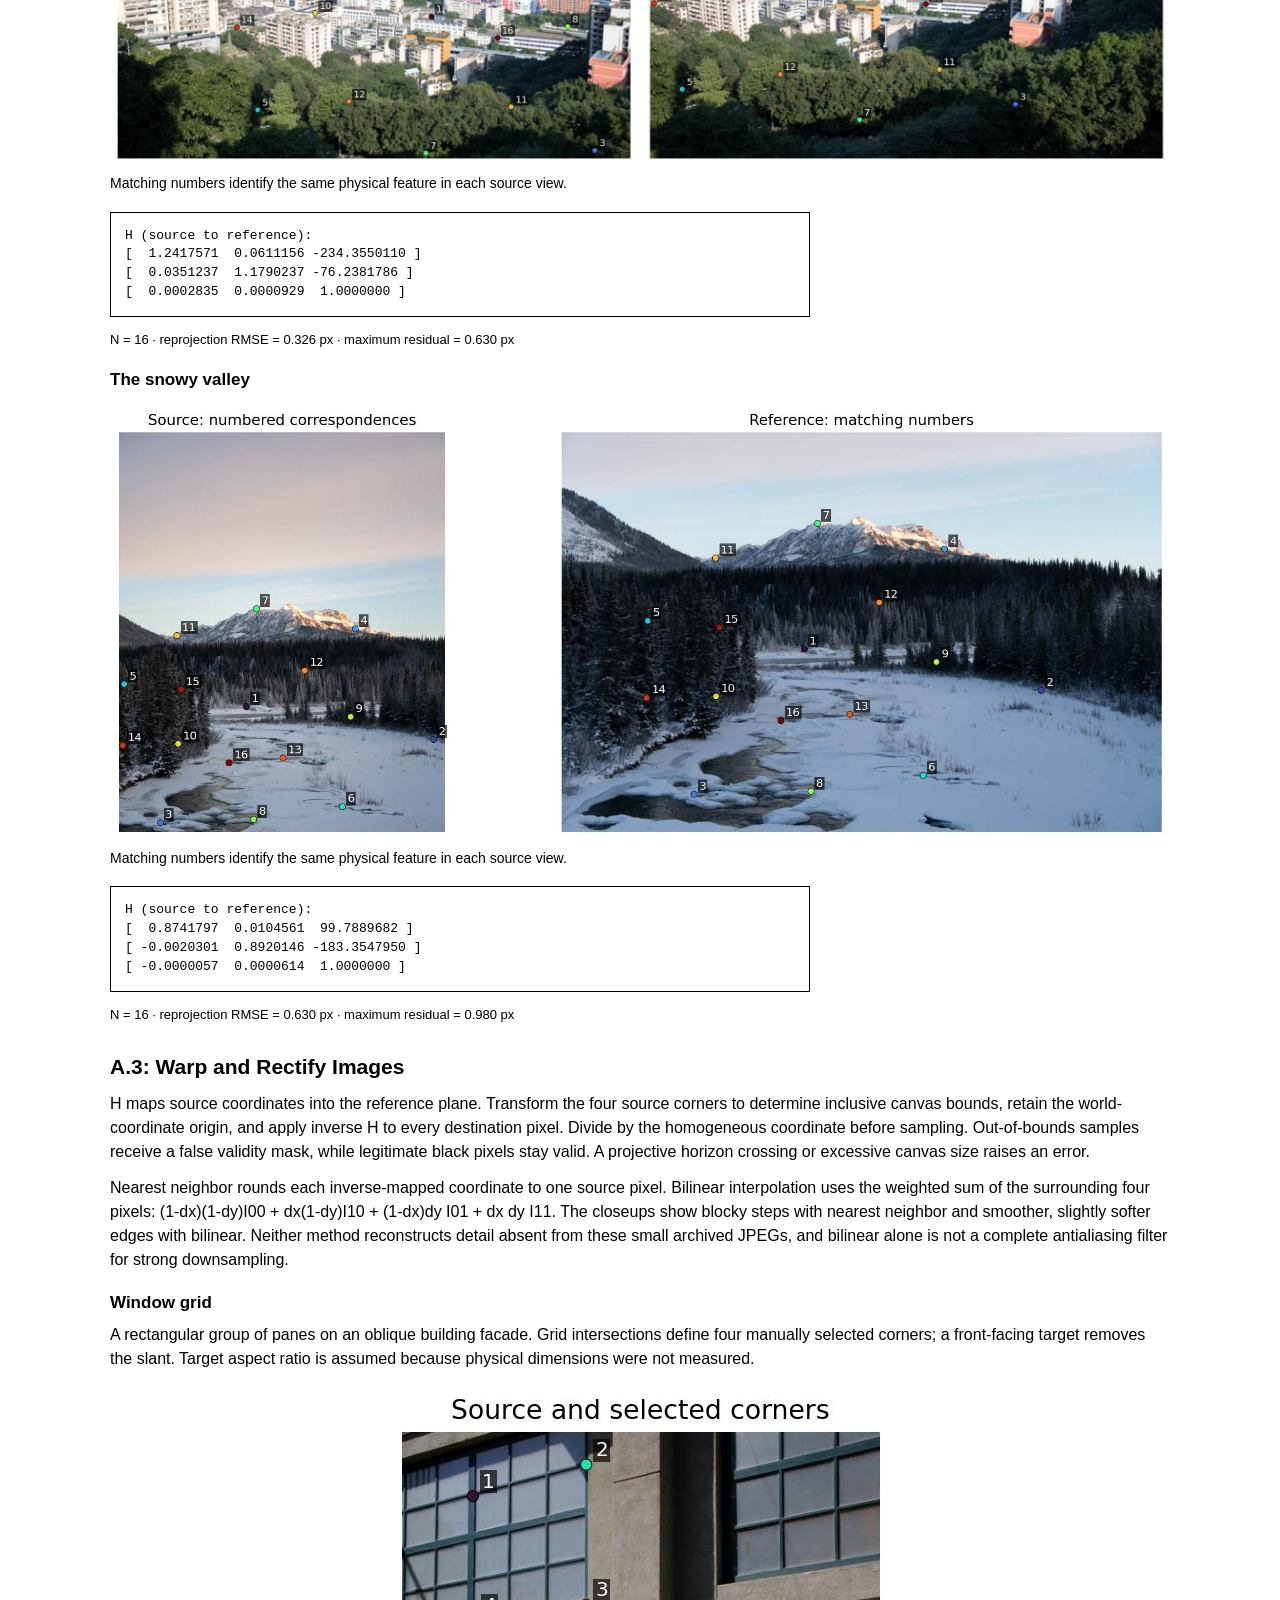
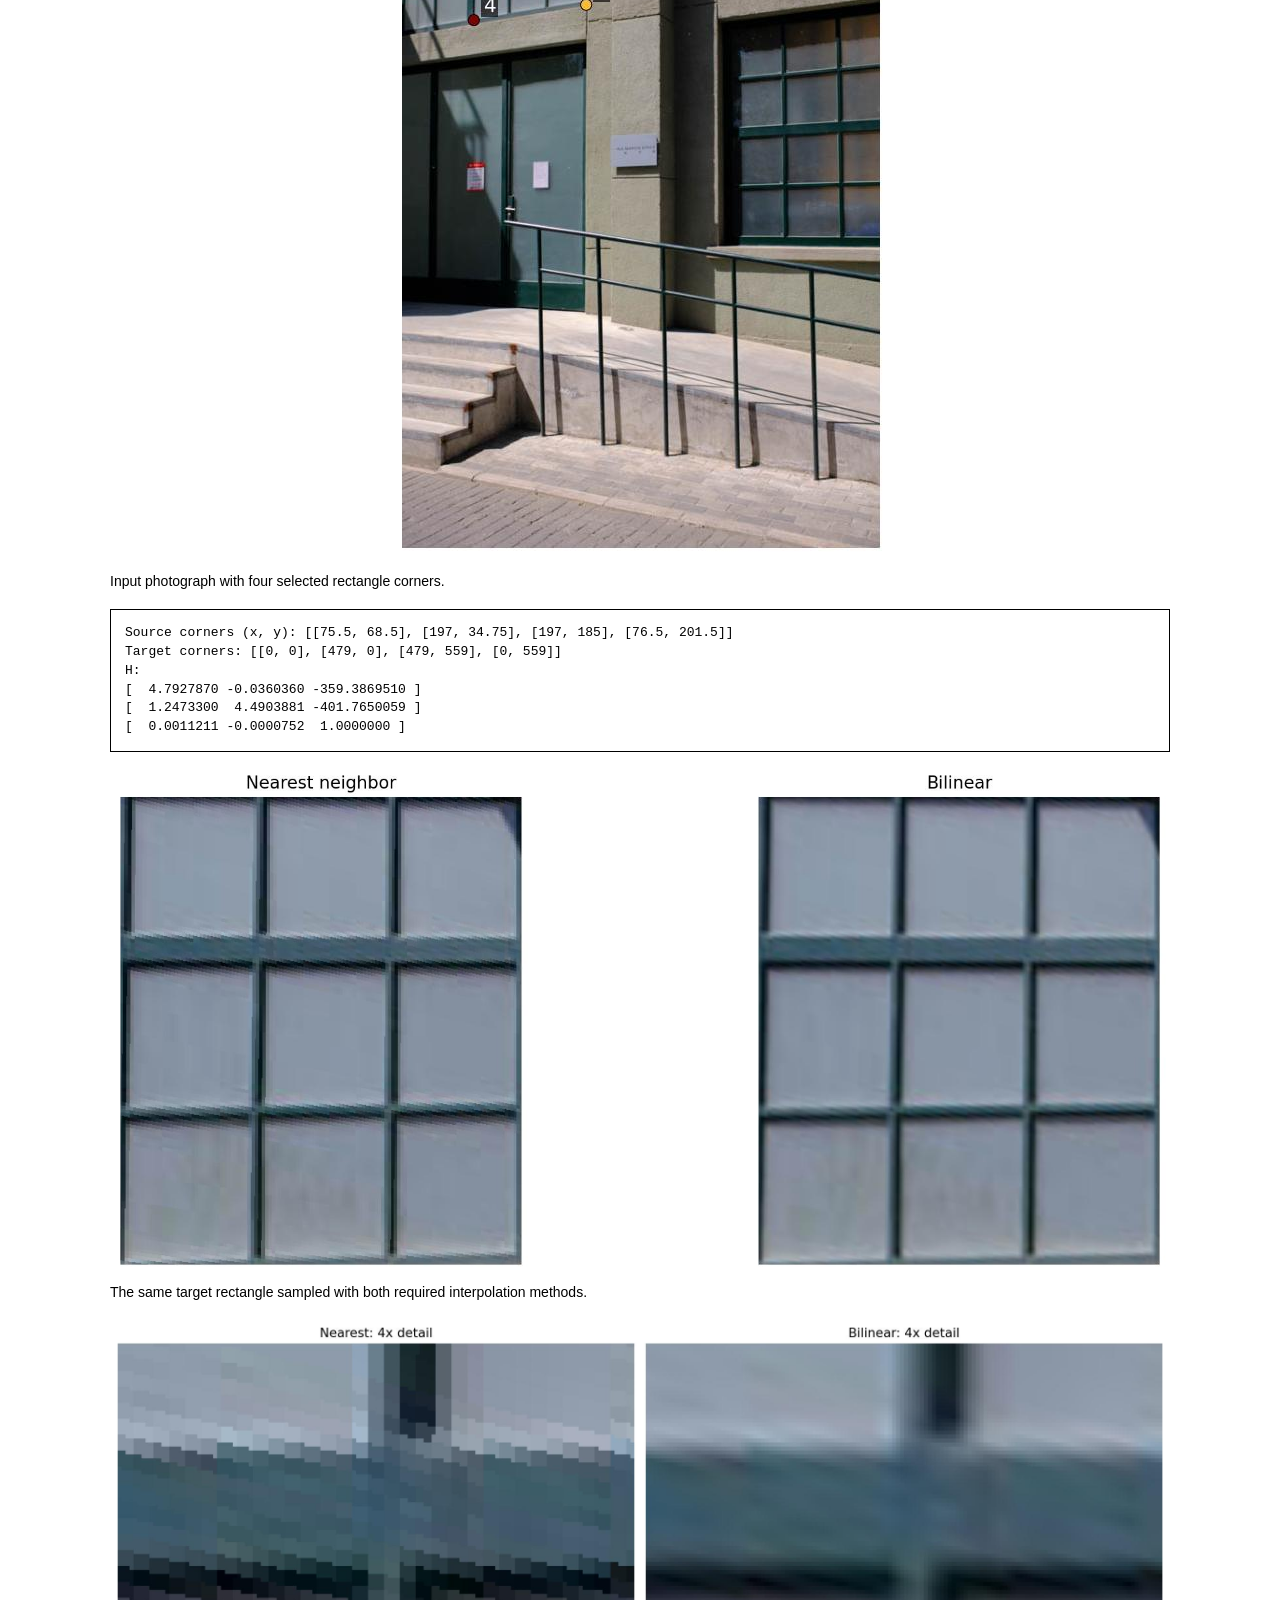
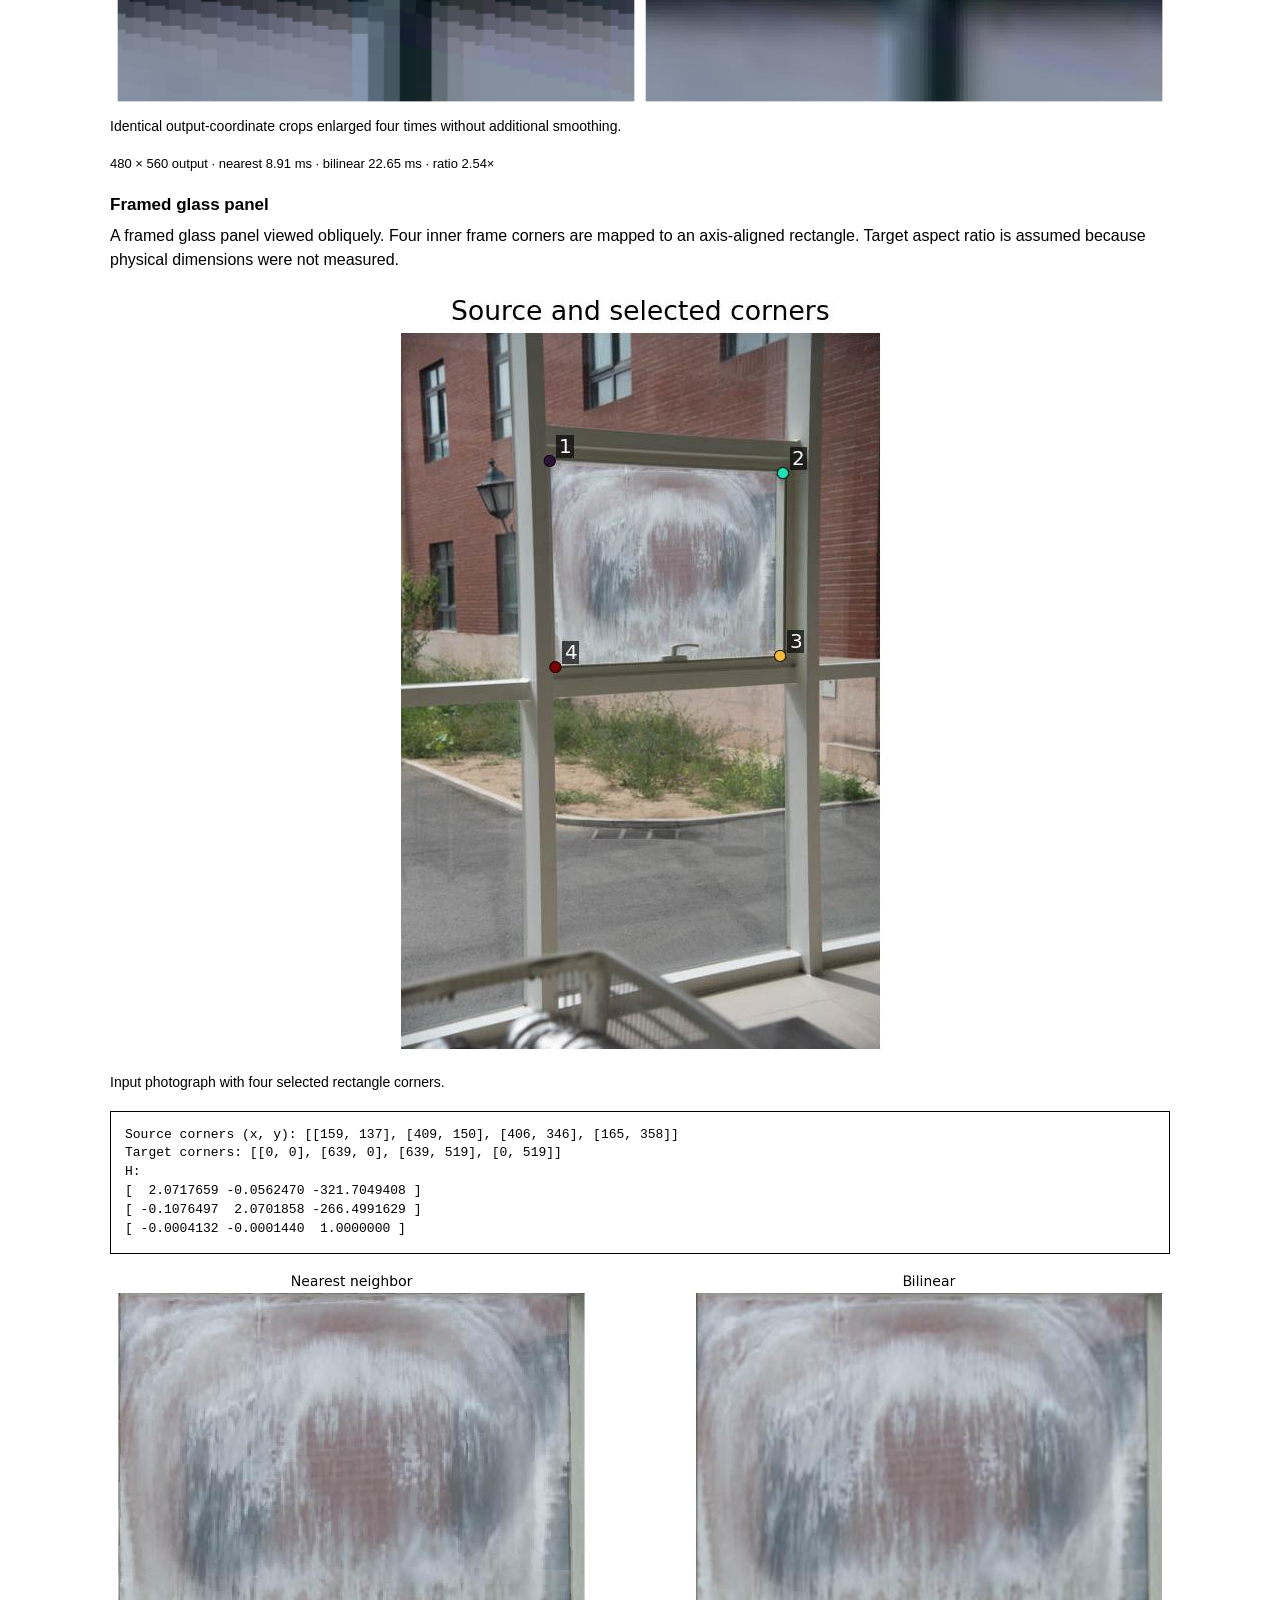
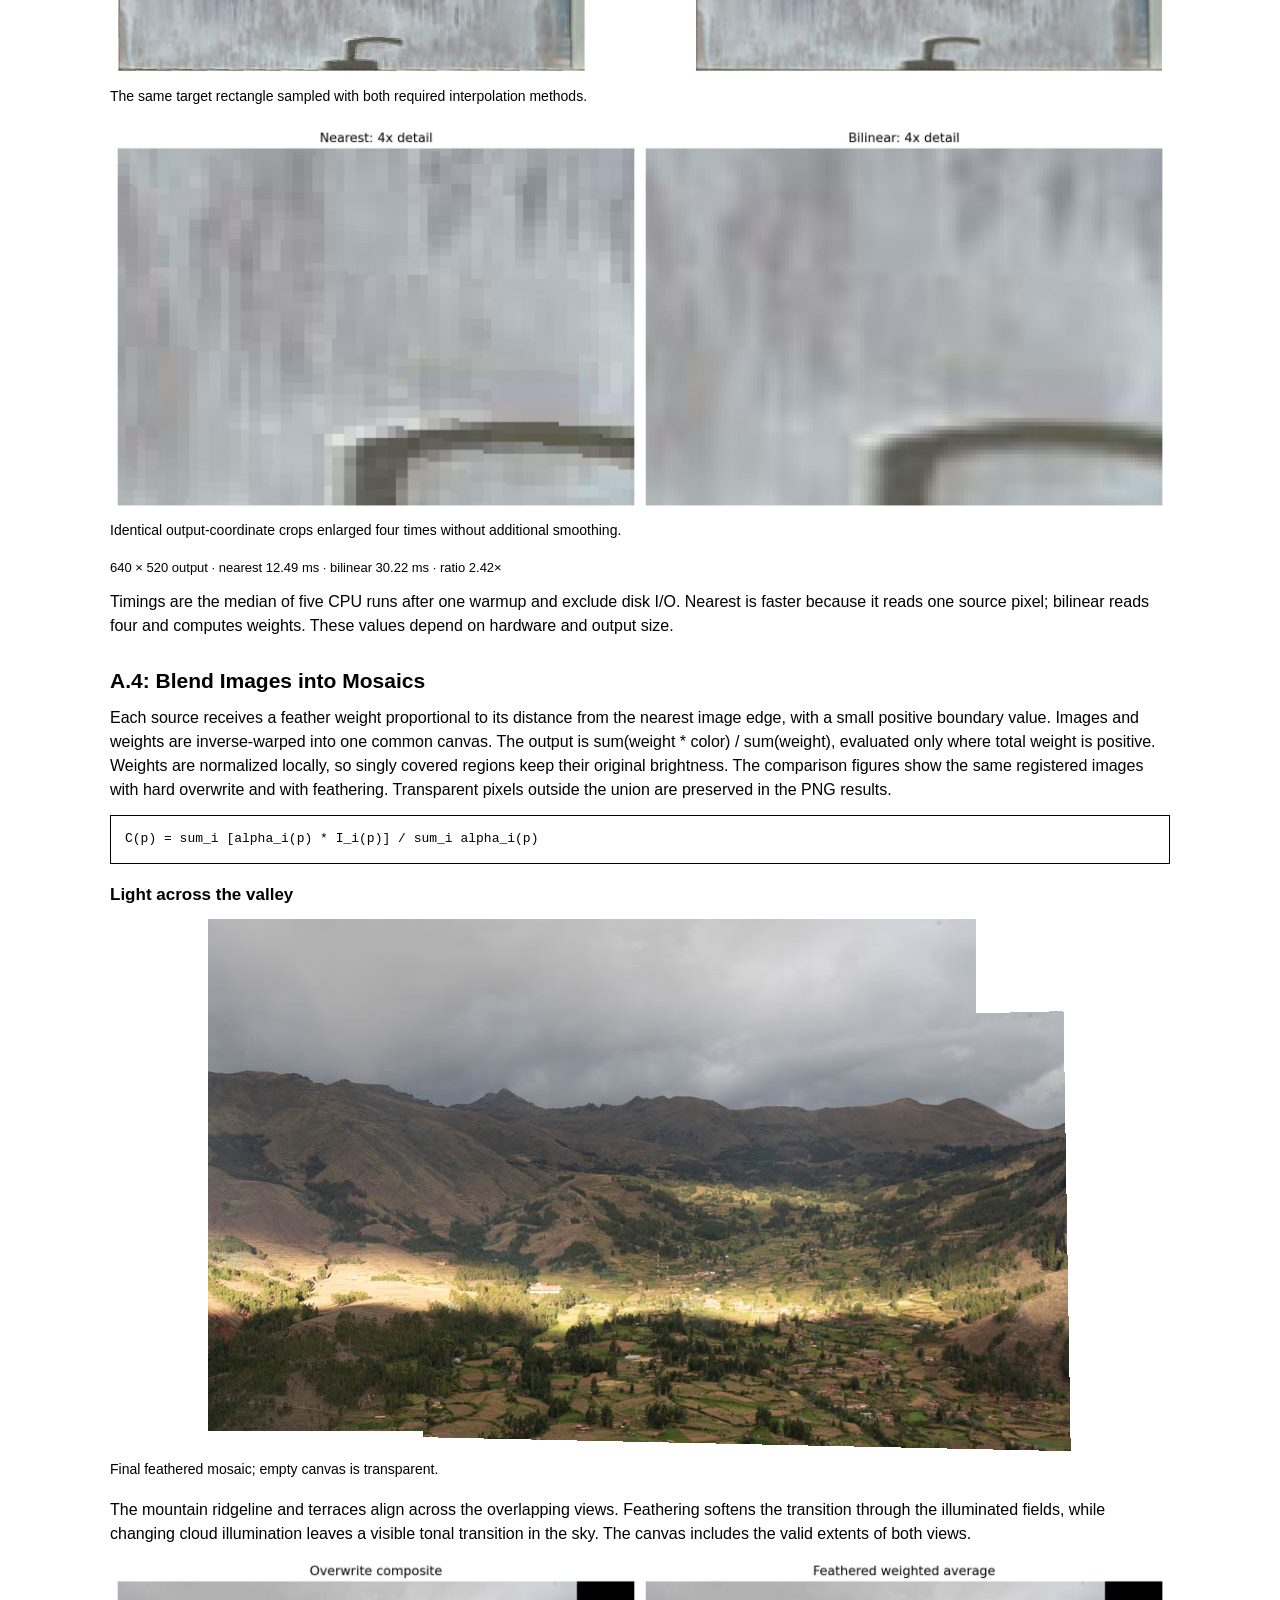
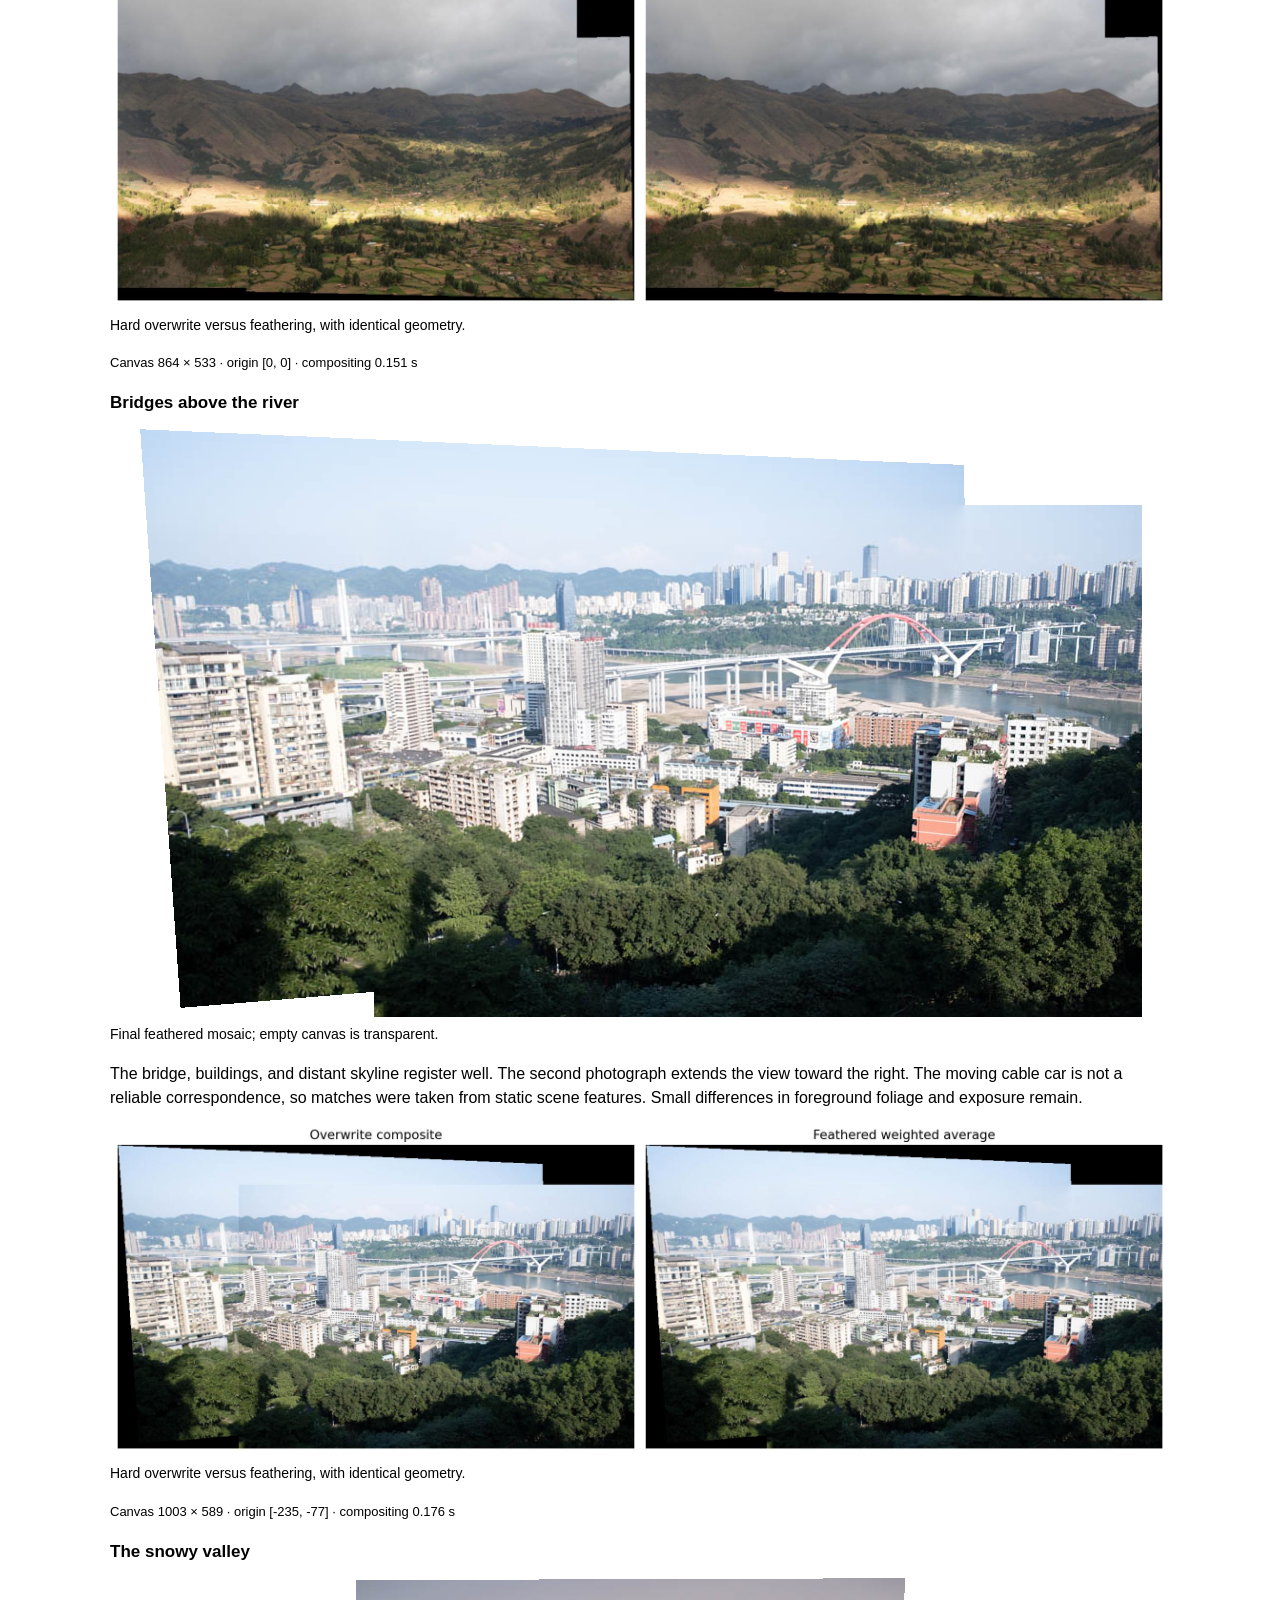
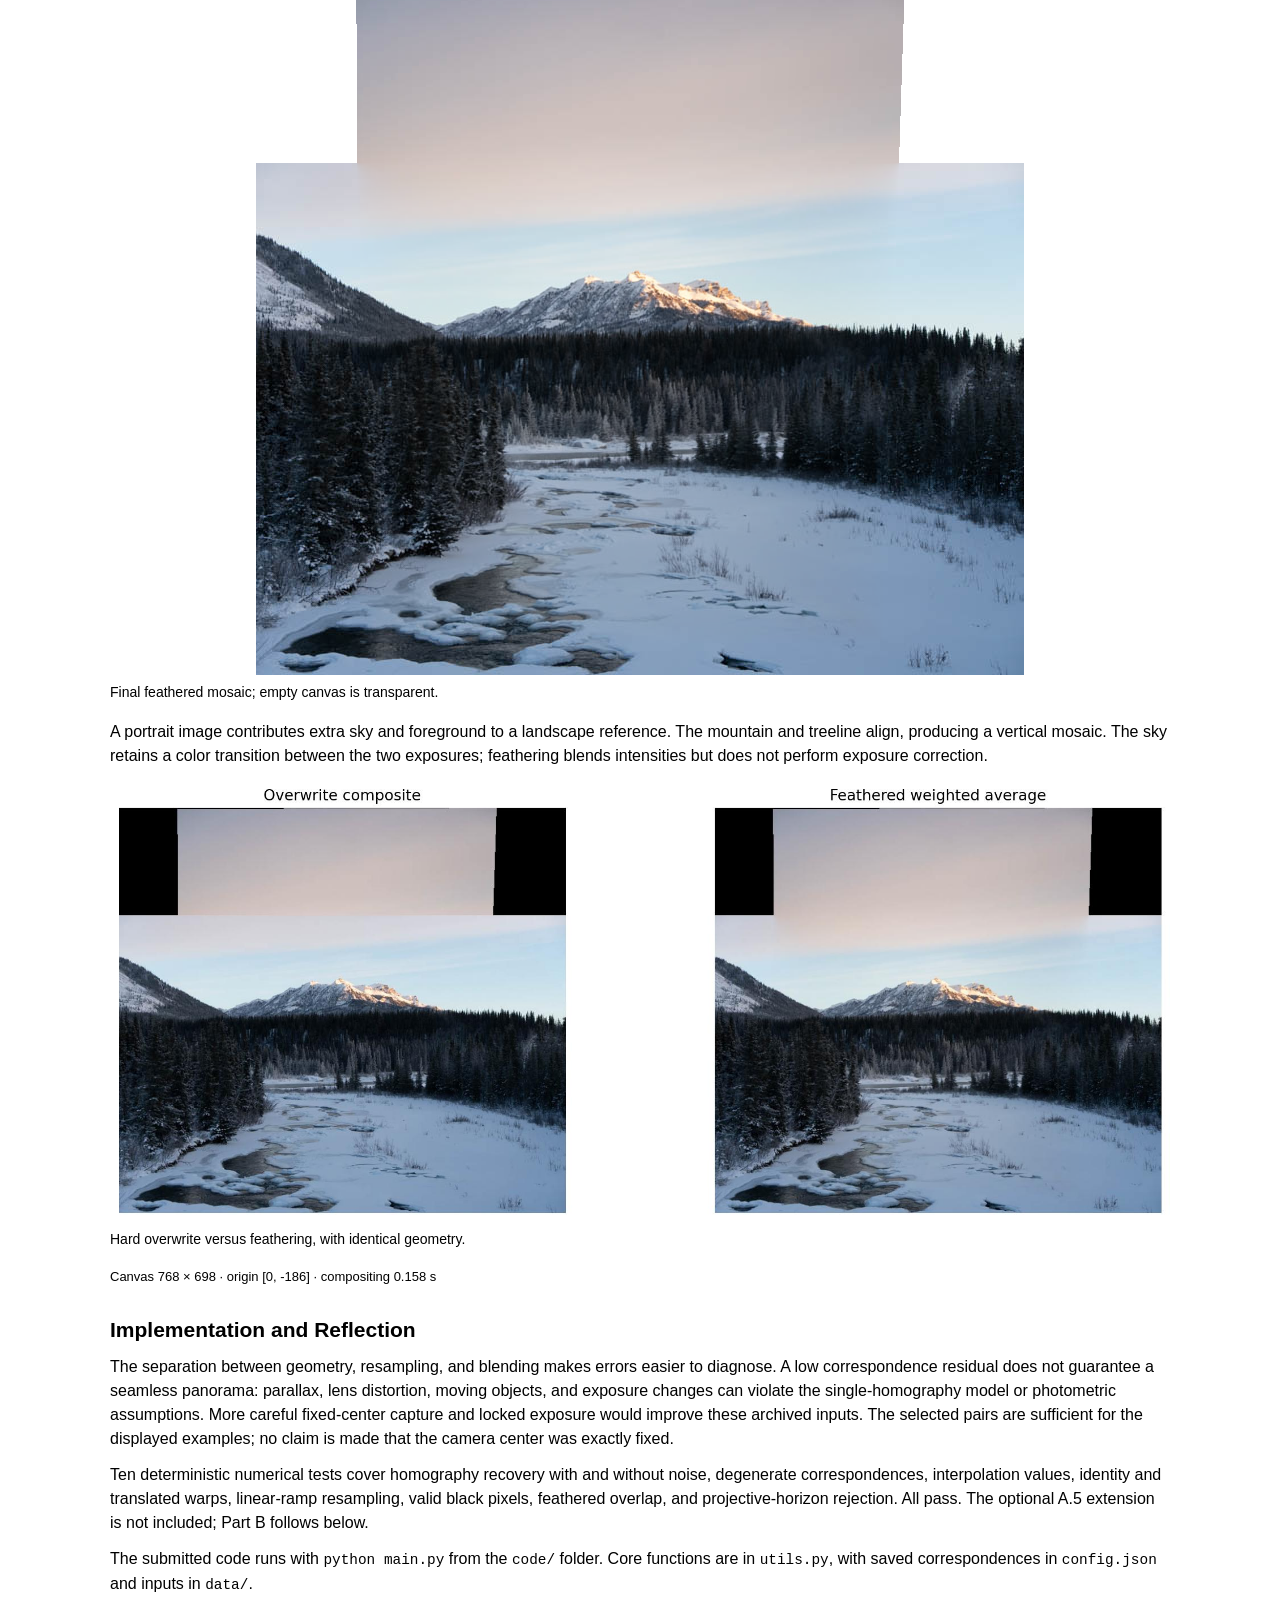
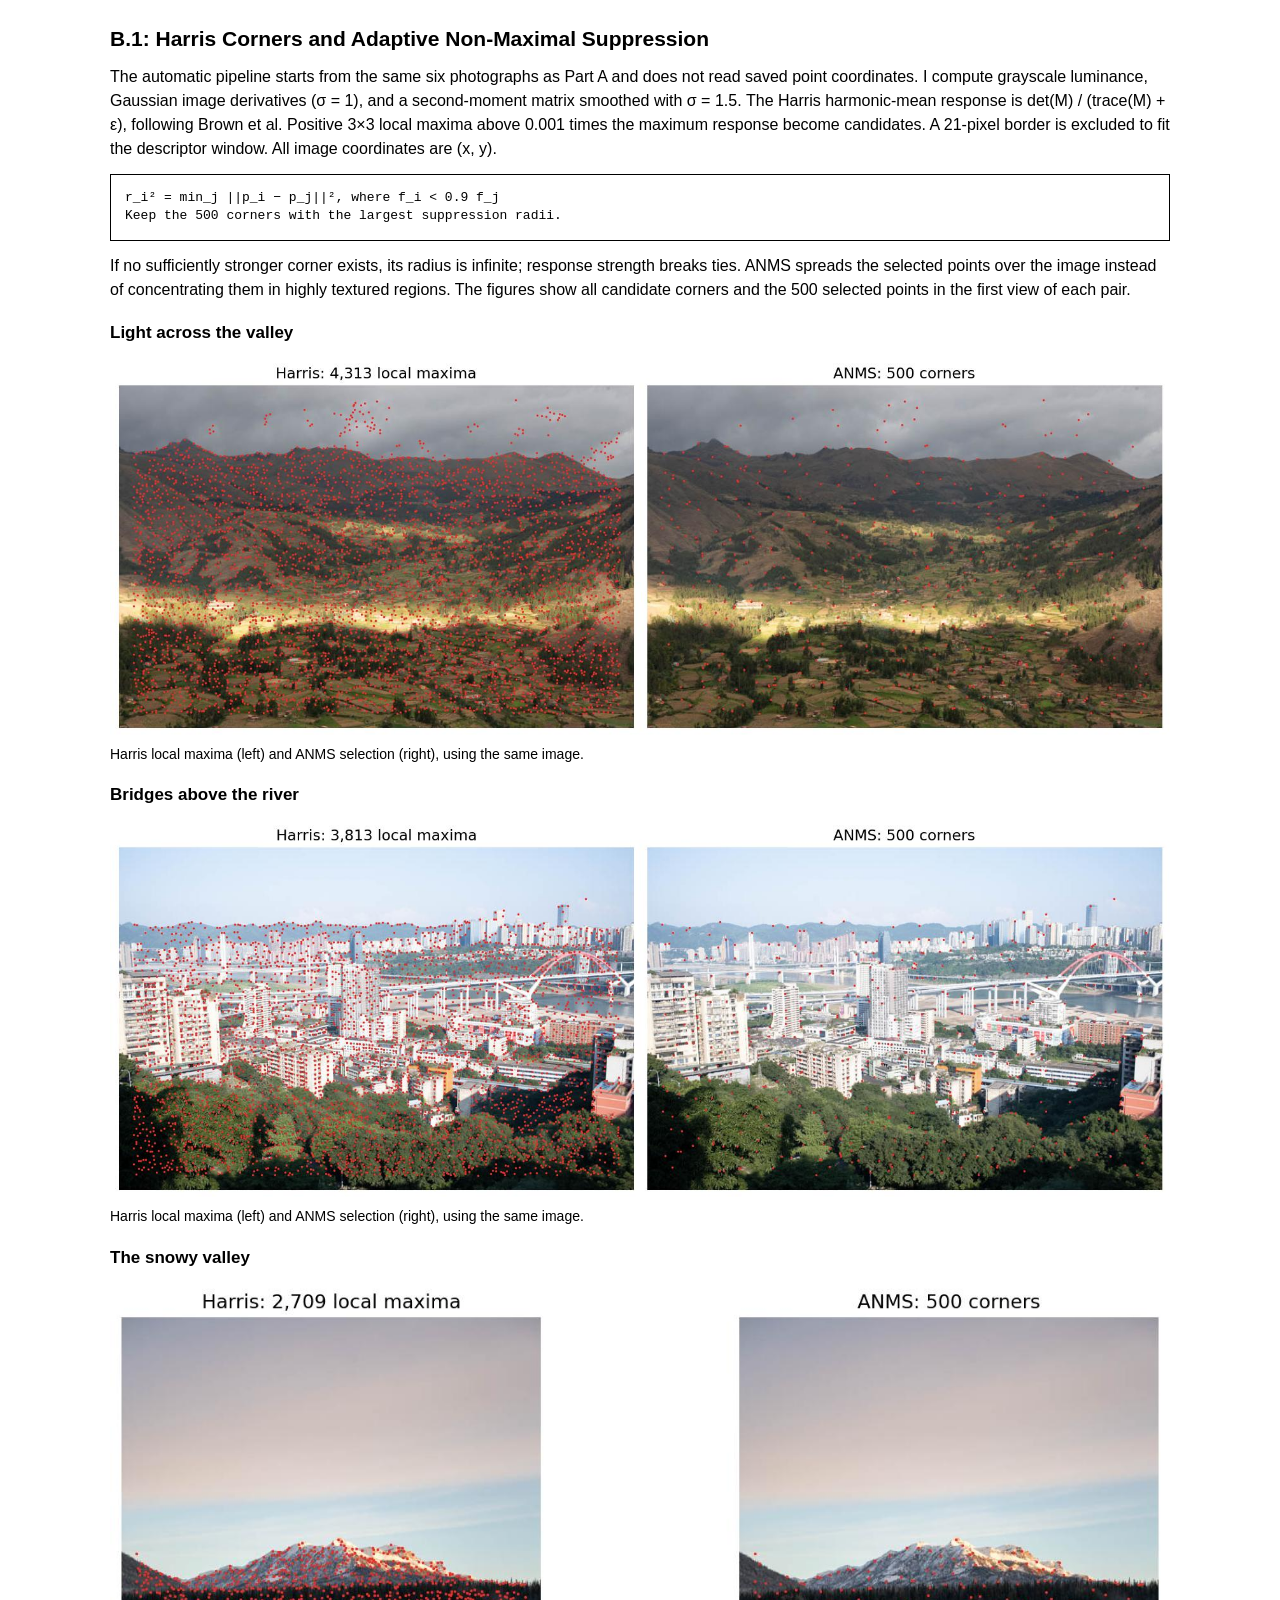
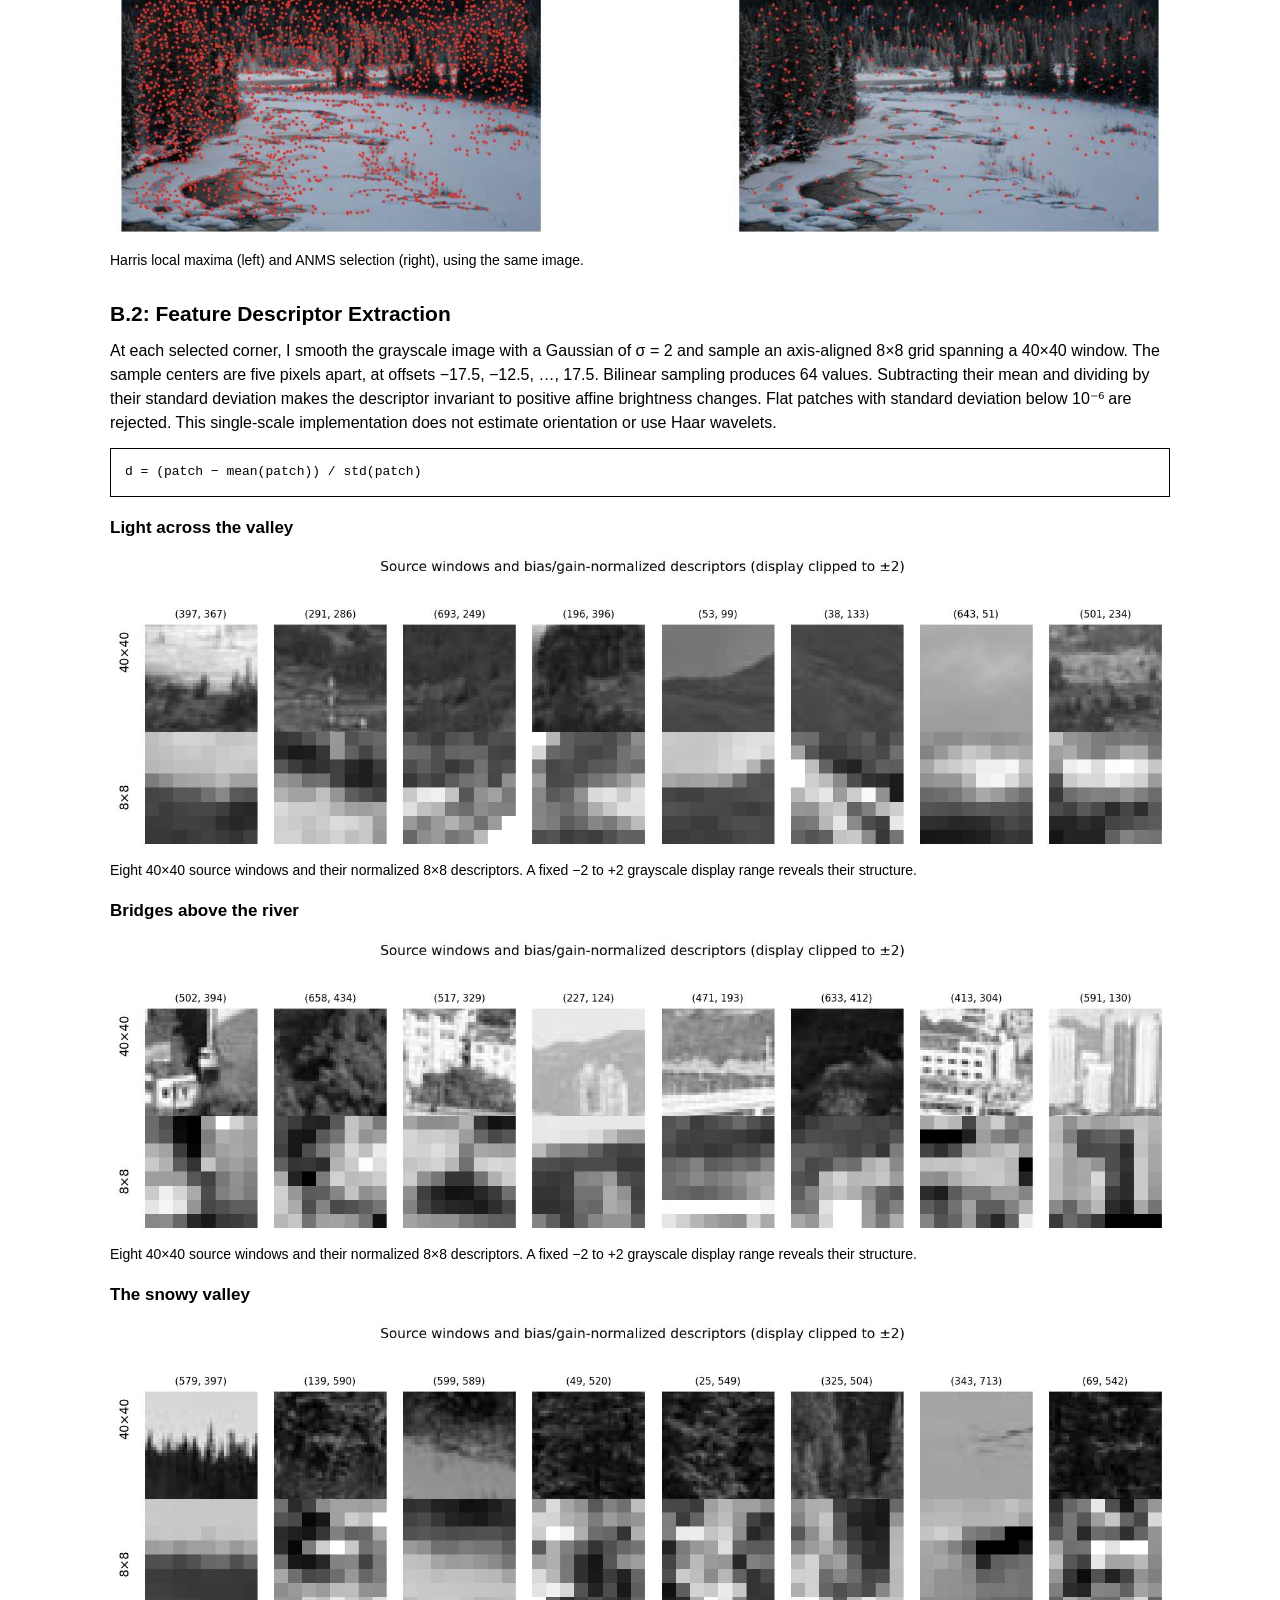
<file: docs/project4/index.html>
<!doctype html><html lang="en"><head><meta charset="utf-8"><meta name="viewport" content="width=device-width,initial-scale=1"><title>Project 4 | Image Warping and Automatic Mosaicing</title><style>*{box-sizing:border-box}html{scroll-behavior:smooth}body{margin:0;background:#fff;color:#000;font:16px/1.5 Arial,Helvetica,sans-serif}main{width:min(1060px,calc(100% - 40px));margin:30px auto 45px}a{color:#000;text-underline-offset:3px}a:focus-visible{outline:2px solid #000;outline-offset:4px}nav{display:flex;flex-wrap:wrap;gap:6px 16px;font-size:14px}h1{font-size:30px;line-height:1.2;margin:18px 0 8px}h2{font-size:21px;line-height:1.25;margin:30px 0 12px}h3{font-size:17px;margin:18px 0 7px}p{margin:0 0 12px}.byline{font-size:14px}.deck{margin-bottom:18px}section{scroll-margin-top:20px}figure{margin:12px 0 18px;min-width:0;break-inside:avoid}figure img{display:block;max-width:100%;height:auto;object-fit:contain;background:#fff;margin:0 auto}figcaption{padding-top:7px;font-size:14px;line-height:1.45}pre{border:1px solid #000;background:#fff;padding:14px;overflow-x:auto;font-size:13px;line-height:1.45}code,pre{font-family:Consolas,Menlo,monospace}code{font-size:.9em}table{width:100%;border-collapse:collapse;margin:12px 0;font-size:14px}th,td{padding:8px 10px;text-align:left;border-bottom:1px solid #000}.metric{font-size:13px;font-variant-numeric:tabular-nums;overflow-wrap:anywhere}.note{font-size:14px}.portrait img{max-height:750px}.pair{display:grid;grid-template-columns:repeat(2,minmax(0,1fr));gap:18px}.matrix{max-width:700px}footer{border-top:1px solid #000;margin-top:26px;padding-top:12px;font-size:13px}@media screen and (max-width:720px){main{width:calc(100% - 30px);margin-top:20px}h1{font-size:26px}.pair{grid-template-columns:1fr}figcaption{font-size:13px}pre{font-size:11px}}@media print{@page{size:A4;margin:13mm 12mm 15mm}html{scroll-behavior:auto}body{font-size:9.5pt;line-height:1.35}main{width:100%;margin:0}nav{display:none}h1{font-size:20pt;margin:0 0 5px}h2{font-size:14pt;margin:16px 0 9px;break-after:avoid}h3{font-size:10.5pt;margin:11px 0 5px;break-after:avoid}.byline{font-size:8.5pt}p{margin-bottom:7px;orphans:3;widows:3}section{break-before:page}section:first-of-type{break-before:auto}figure,pre{break-inside:avoid}figure img{max-height:180mm}figcaption{font-size:8.5pt;padding-top:5px}pre{font-size:7.5pt;padding:8px;white-space:pre-wrap;overflow-wrap:anywhere}.metric,footer{font-size:8pt}a{text-decoration:none}}@media print{.bscene{break-before:page}.bscene figure img{max-height:90mm}}</style></head><body id="top"><main><header><nav aria-label="Project navigation"><a href="https://haichaolihc.github.io/cs180-projects/">All projects</a><a href="#a1">A.1 Photographs</a><a href="#a2">A.2 Homographies</a><a href="#a3">A.3 Rectification</a><a href="#a4">A.4 Mosaics</a><a href="#b1">B.1 Corners</a><a href="#b2">B.2 Descriptors</a><a href="#b3">B.3 Matching</a><a href="#b4">B.4 RANSAC</a></nav><h1>Project 4: Image Warping and Automatic Mosaicing</h1><p class="byline">Haichao Li · CS180 · Fall 2026</p><p class="deck">Recovering perspective, rectifying planes, and joining personal photographs through projective geometry.</p></header><section id="a1"><h2>A.1: Shoot the Pictures</h2><p>All eight input photographs come from the supplied personal photo archive. Three pairs were selected for substantial overlap and predominantly distant, static features. EXIF capture times place the paired exposures 9, 67, and 16 seconds apart. These are archived images, so a precisely fixed camera center was not documented. The low fitted reprojection errors support an approximate projective alignment, but do not prove pure camera rotation. No generated or pre-stitched images are used.</p><h3>Light across the valley</h3><figure class=""><a href="assets/mountain-valley-sources.jpg"><img loading="lazy" src="assets/mountain-valley-sources.jpg" alt="Original source pair. Source is mapped into the coordinate system of the reference." width="2224" height="788"></a><figcaption>Original source pair. Source is mapped into the coordinate system of the reference.</figcaption></figure><p class="metric">2026untitled-310.jpg (2026:05:26 15:32:41) / 2026untitled-347.jpg (2026:05:26 15:32:50)</p><h3>Bridges above the river</h3><figure class=""><a href="assets/city-overlook-sources.jpg"><img loading="lazy" src="assets/city-overlook-sources.jpg" alt="Original source pair. Source is mapped into the coordinate system of the reference." width="2224" height="788"></a><figcaption>Original source pair. Source is mapped into the coordinate system of the reference.</figcaption></figure><p class="metric">2023未命名-32-3.jpg (2023:06:25 17:33:06) / 2023未命名-39-2.jpg (2023:06:25 17:34:13)</p><h3>The snowy valley</h3><figure class=""><a href="assets/snowy-valley-sources.jpg"><img loading="lazy" src="assets/snowy-valley-sources.jpg" alt="Original source pair. Source is mapped into the coordinate system of the reference." width="1897" height="781"></a><figcaption>Original source pair. Source is mapped into the coordinate system of the reference.</figcaption></figure><p class="metric">2025untitled-164.jpg (2025:11:24 16:48:50) / 2025untitled-166.jpg (2025:11:24 16:49:06)</p></section><section id="a2"><h2>A.2: Recover Homographies</h2><p>For each pair, 16 spatially distributed correspondences are stored in JSON. SIFT supplies candidate locations; a small custom RANSAC loop rejects outliers. The displayed pairs are the final inputs to computeH. This assistance is separate from the required solver: computeH constructs the 2N by 8 system and uses numpy.linalg.lstsq. Coordinates are centered and scaled to mean distance sqrt(2) before solving; H is then denormalized and divided by H[2,2]. No built-in homography solver is used.</p><pre>u = (h11*x + h12*y + h13) / (h31*x + h32*y + 1)
v = (h21*x + h22*y + h23) / (h31*x + h32*y + 1)

[x y 1  0 0 0  -u*x -u*y] h = u
[0 0 0  x y 1  -v*x -v*y] h = v

h = [h11 h12 h13 h21 h22 h23 h31 h32]^T
minimize ||A h - b||^2;  H = inv(T_dst) H_norm T_src</pre><p>With only four nondegenerate pairs, eight equations can determine H exactly. Extra points reduce sensitivity to click or feature-localization noise. Collinear or coincident configurations are rejected. The errors below are training residuals on the selected matches, not independent estimates of full-image accuracy.</p><h3>Light across the valley</h3><figure class=""><a href="assets/mountain-valley-matches.jpg"><img loading="lazy" src="assets/mountain-valley-matches.jpg" alt="Matching numbers identify the same physical feature in each source view." width="2221" height="783"></a><figcaption>Matching numbers identify the same physical feature in each source view.</figcaption></figure><pre class="matrix">H (source to reference):
[  0.7519448 -0.0175255  219.6430052 ]
[ -0.0295963  0.7832016  108.0441650 ]
[ -0.0000894 -0.0000356  1.0000000 ]</pre><p class="metric">N = 16 · reprojection RMSE = 0.313 px · maximum residual = 0.574 px</p><h3>Bridges above the river</h3><figure class=""><a href="assets/city-overlook-matches.jpg"><img loading="lazy" src="assets/city-overlook-matches.jpg" alt="Matching numbers identify the same physical feature in each source view." width="2224" height="782"></a><figcaption>Matching numbers identify the same physical feature in each source view.</figcaption></figure><pre class="matrix">H (source to reference):
[  1.2417571  0.0611156 -234.3550110 ]
[  0.0351237  1.1790237 -76.2381786 ]
[  0.0002835  0.0000929  1.0000000 ]</pre><p class="metric">N = 16 · reprojection RMSE = 0.326 px · maximum residual = 0.630 px</p><h3>The snowy valley</h3><figure class=""><a href="assets/snowy-valley-matches.jpg"><img loading="lazy" src="assets/snowy-valley-matches.jpg" alt="Matching numbers identify the same physical feature in each source view." width="1899" height="781"></a><figcaption>Matching numbers identify the same physical feature in each source view.</figcaption></figure><pre class="matrix">H (source to reference):
[  0.8741797  0.0104561  99.7889682 ]
[ -0.0020301  0.8920146 -183.3547950 ]
[ -0.0000057  0.0000614  1.0000000 ]</pre><p class="metric">N = 16 · reprojection RMSE = 0.630 px · maximum residual = 0.980 px</p></section><section id="a3"><h2>A.3: Warp and Rectify Images</h2><p>H maps source coordinates into the reference plane. Transform the four source corners to determine inclusive canvas bounds, retain the world-coordinate origin, and apply inverse H to every destination pixel. Divide by the homogeneous coordinate before sampling. Out-of-bounds samples receive a false validity mask, while legitimate black pixels stay valid. A projective horizon crossing or excessive canvas size raises an error.</p><p>Nearest neighbor rounds each inverse-mapped coordinate to one source pixel. Bilinear interpolation uses the weighted sum of the surrounding four pixels: (1-dx)(1-dy)I00 + dx(1-dy)I10 + (1-dx)dy I01 + dx dy I11. The closeups show blocky steps with nearest neighbor and smoother, slightly softer edges with bilinear. Neither method reconstructs detail absent from these small archived JPEGs, and bilinear alone is not a complete antialiasing filter for strong downsampling.</p><h3>Window grid</h3><p>A rectangular group of panes on an oblique building facade. Grid intersections define four manually selected corners; a front-facing target removes the slant. Target aspect ratio is assumed because physical dimensions were not measured.</p><figure class=""><a href="assets/window-grid-source.jpg"><img loading="lazy" src="assets/window-grid-source.jpg" alt="Input photograph with four selected rectangle corners." width="509" height="781"></a><figcaption>Input photograph with four selected rectangle corners.</figcaption></figure><pre>Source corners (x, y): [[75.5, 68.5], [197, 34.75], [197, 185], [76.5, 201.5]]
Target corners: [[0, 0], [479, 0], [479, 559], [0, 559]]
H:
[  4.7927870 -0.0360360 -359.3869510 ]
[  1.2473300  4.4903881 -401.7650059 ]
[  0.0011211 -0.0000752  1.0000000 ]</pre><figure class=""><a href="assets/window-grid-comparison.jpg"><img loading="lazy" src="assets/window-grid-comparison.jpg" alt="The same target rectangle sampled with both required interpolation methods." width="1623" height="781"></a><figcaption>The same target rectangle sampled with both required interpolation methods.</figcaption></figure><figure class=""><a href="assets/window-grid-detail.jpg"><img loading="lazy" src="assets/window-grid-detail.jpg" alt="Identical output-coordinate crops enlarged four times without additional smoothing." width="2224" height="815"></a><figcaption>Identical output-coordinate crops enlarged four times without additional smoothing.</figcaption></figure><p class="metric">480 × 560 output · nearest 8.91 ms · bilinear 22.65 ms · ratio 2.54×</p><h3>Framed glass panel</h3><p>A framed glass panel viewed obliquely. Four inner frame corners are mapped to an axis-aligned rectangle. Target aspect ratio is assumed because physical dimensions were not measured.</p><figure class=""><a href="assets/glass-panel-source.jpg"><img loading="lazy" src="assets/glass-panel-source.jpg" alt="Input photograph with four selected rectangle corners." width="510" height="781"></a><figcaption>Input photograph with four selected rectangle corners.</figcaption></figure><pre>Source corners (x, y): [[159, 137], [409, 150], [406, 346], [165, 358]]
Target corners: [[0, 0], [639, 0], [639, 519], [0, 519]]
H:
[  2.0717659 -0.0562470 -321.7049408 ]
[ -0.1076497  2.0701858 -266.4991629 ]
[ -0.0004132 -0.0001440  1.0000000 ]</pre><figure class=""><a href="assets/glass-panel-comparison.jpg"><img loading="lazy" src="assets/glass-panel-comparison.jpg" alt="The same target rectangle sampled with both required interpolation methods." width="2006" height="781"></a><figcaption>The same target rectangle sampled with both required interpolation methods.</figcaption></figure><figure class=""><a href="assets/glass-panel-detail.jpg"><img loading="lazy" src="assets/glass-panel-detail.jpg" alt="Identical output-coordinate crops enlarged four times without additional smoothing." width="2224" height="815"></a><figcaption>Identical output-coordinate crops enlarged four times without additional smoothing.</figcaption></figure><p class="metric">640 × 520 output · nearest 12.49 ms · bilinear 30.22 ms · ratio 2.42×</p><p>Timings are the median of five CPU runs after one warmup and exclude disk I/O. Nearest is faster because it reads one source pixel; bilinear reads four and computes weights. These values depend on hardware and output size.</p></section><section id="a4"><h2>A.4: Blend Images into Mosaics</h2><p>Each source receives a feather weight proportional to its distance from the nearest image edge, with a small positive boundary value. Images and weights are inverse-warped into one common canvas. The output is sum(weight * color) / sum(weight), evaluated only where total weight is positive. Weights are normalized locally, so singly covered regions keep their original brightness. The comparison figures show the same registered images with hard overwrite and with feathering. Transparent pixels outside the union are preserved in the PNG results.</p><pre>C(p) = sum_i [alpha_i(p) * I_i(p)] / sum_i alpha_i(p)</pre><h3>Light across the valley</h3><figure class="portrait"><a href="assets/mountain-valley-mosaic.png"><img loading="lazy" src="assets/mountain-valley-mosaic.png" alt="Final feathered mosaic; empty canvas is transparent." width="864" height="533"></a><figcaption>Final feathered mosaic; empty canvas is transparent.</figcaption></figure><p>The mountain ridgeline and terraces align across the overlapping views. Feathering softens the transition through the illuminated fields, while changing cloud illumination leaves a visible tonal transition in the sky. The canvas includes the valid extents of both views.</p><figure class=""><a href="assets/mountain-valley-blend-comparison.jpg"><img loading="lazy" src="assets/mountain-valley-blend-comparison.jpg" alt="Hard overwrite versus feathering, with identical geometry." width="2224" height="734"></a><figcaption>Hard overwrite versus feathering, with identical geometry.</figcaption></figure><p class="metric">Canvas 864 × 533 · origin [0, 0] · compositing 0.151 s</p><h3>Bridges above the river</h3><figure class="portrait"><a href="assets/city-overlook-mosaic.png"><img loading="lazy" src="assets/city-overlook-mosaic.png" alt="Final feathered mosaic; empty canvas is transparent." width="1003" height="589"></a><figcaption>Final feathered mosaic; empty canvas is transparent.</figcaption></figure><p>The bridge, buildings, and distant skyline register well. The second photograph extends the view toward the right. The moving cable car is not a reliable correspondence, so matches were taken from static scene features. Small differences in foreground foliage and exposure remain.</p><figure class=""><a href="assets/city-overlook-blend-comparison.jpg"><img loading="lazy" src="assets/city-overlook-blend-comparison.jpg" alt="Hard overwrite versus feathering, with identical geometry." width="2224" height="701"></a><figcaption>Hard overwrite versus feathering, with identical geometry.</figcaption></figure><p class="metric">Canvas 1003 × 589 · origin [-235, -77] · compositing 0.176 s</p><h3>The snowy valley</h3><figure class="portrait"><a href="assets/snowy-valley-mosaic.png"><img loading="lazy" src="assets/snowy-valley-mosaic.png" alt="Final feathered mosaic; empty canvas is transparent." width="768" height="698"></a><figcaption>Final feathered mosaic; empty canvas is transparent.</figcaption></figure><p>A portrait image contributes extra sky and foreground to a landscape reference. The mountain and treeline align, producing a vertical mosaic. The sky retains a color transition between the two exposures; feathering blends intensities but does not perform exposure correction.</p><figure class=""><a href="assets/snowy-valley-blend-comparison.jpg"><img loading="lazy" src="assets/snowy-valley-blend-comparison.jpg" alt="Hard overwrite versus feathering, with identical geometry." width="1872" height="781"></a><figcaption>Hard overwrite versus feathering, with identical geometry.</figcaption></figure><p class="metric">Canvas 768 × 698 · origin [0, -186] · compositing 0.158 s</p></section><section><h2>Implementation and Reflection</h2><p>The separation between geometry, resampling, and blending makes errors easier to diagnose. A low correspondence residual does not guarantee a seamless panorama: parallax, lens distortion, moving objects, and exposure changes can violate the single-homography model or photometric assumptions. More careful fixed-center capture and locked exposure would improve these archived inputs. The selected pairs are sufficient for the displayed examples; no claim is made that the camera center was exactly fixed.</p><p>Ten deterministic numerical tests cover homography recovery with and without noise, degenerate correspondences, interpolation values, identity and translated warps, linear-ramp resampling, valid black pixels, feathered overlap, and projective-horizon rejection. All pass. The optional A.5 extension is not included; Part B follows below.</p><p>The submitted code runs with <code>python main.py</code> from the <code>code/</code> folder. Core functions are in <code>utils.py</code>, with saved correspondences in <code>config.json</code> and inputs in <code>data/</code>.</p></section><section id="b1"><h2>B.1: Harris Corners and Adaptive Non-Maximal Suppression</h2><p>The automatic pipeline starts from the same six photographs as Part A and does not read saved point coordinates. I compute grayscale luminance, Gaussian image derivatives (σ = 1), and a second-moment matrix smoothed with σ = 1.5. The Harris harmonic-mean response is det(M) / (trace(M) + ε), following Brown et al. Positive 3×3 local maxima above 0.001 times the maximum response become candidates. A 21-pixel border is excluded to fit the descriptor window. All image coordinates are (x, y).</p><pre>r_i² = min_j ||p_i − p_j||², where f_i &lt; 0.9 f_j
Keep the 500 corners with the largest suppression radii.</pre><p>If no sufficiently stronger corner exists, its radius is infinite; response strength breaks ties. ANMS spreads the selected points over the image instead of concentrating them in highly textured regions. The figures show all candidate corners and the 500 selected points in the first view of each pair.</p><h3>Light across the valley</h3><figure class=""><a href="assets/mountain-valley-corners.jpg"><img loading="lazy" src="assets/mountain-valley-corners.jpg" alt="Harris local maxima (left) and ANMS selection (right), using the same image." width="1665" height="596"></a><figcaption>Harris local maxima (left) and ANMS selection (right), using the same image.</figcaption></figure><h3>Bridges above the river</h3><figure class=""><a href="assets/city-overlook-corners.jpg"><img loading="lazy" src="assets/city-overlook-corners.jpg" alt="Harris local maxima (left) and ANMS selection (right), using the same image." width="1665" height="596"></a><figcaption>Harris local maxima (left) and ANMS selection (right), using the same image.</figcaption></figure><h3>The snowy valley</h3><figure class=""><a href="assets/snowy-valley-corners.jpg"><img loading="lazy" src="assets/snowy-valley-corners.jpg" alt="Harris local maxima (left) and ANMS selection (right), using the same image." width="1292" height="684"></a><figcaption>Harris local maxima (left) and ANMS selection (right), using the same image.</figcaption></figure></section><section id="b2"><h2>B.2: Feature Descriptor Extraction</h2><p>At each selected corner, I smooth the grayscale image with a Gaussian of σ = 2 and sample an axis-aligned 8×8 grid spanning a 40×40 window. The sample centers are five pixels apart, at offsets −17.5, −12.5, …, 17.5. Bilinear sampling produces 64 values. Subtracting their mean and dividing by their standard deviation makes the descriptor invariant to positive affine brightness changes. Flat patches with standard deviation below 10⁻⁶ are rejected. This single-scale implementation does not estimate orientation or use Haar wavelets.</p><pre>d = (patch − mean(patch)) / std(patch)</pre><h3>Light across the valley</h3><figure class=""><a href="assets/mountain-valley-descriptors.jpg"><img loading="lazy" src="assets/mountain-valley-descriptors.jpg" alt="Eight 40×40 source windows and their normalized 8×8 descriptors. A fixed −2 to +2 grayscale display range reveals their structure." width="1667" height="473"></a><figcaption>Eight 40×40 source windows and their normalized 8×8 descriptors. A fixed −2 to +2 grayscale display range reveals their structure.</figcaption></figure><h3>Bridges above the river</h3><figure class=""><a href="assets/city-overlook-descriptors.jpg"><img loading="lazy" src="assets/city-overlook-descriptors.jpg" alt="Eight 40×40 source windows and their normalized 8×8 descriptors. A fixed −2 to +2 grayscale display range reveals their structure." width="1667" height="473"></a><figcaption>Eight 40×40 source windows and their normalized 8×8 descriptors. A fixed −2 to +2 grayscale display range reveals their structure.</figcaption></figure><h3>The snowy valley</h3><figure class=""><a href="assets/snowy-valley-descriptors.jpg"><img loading="lazy" src="assets/snowy-valley-descriptors.jpg" alt="Eight 40×40 source windows and their normalized 8×8 descriptors. A fixed −2 to +2 grayscale display range reveals their structure." width="1667" height="473"></a><figcaption>Eight 40×40 source windows and their normalized 8×8 descriptors. A fixed −2 to +2 grayscale display range reveals their structure.</figcaption></figure></section><section id="b3"><h2>B.3: Feature Matching</h2><p>I compute all pairwise squared Euclidean descriptor distances and find the two nearest neighbors for each source feature. A match passes if SSD₁ / SSD₂ &lt; 0.70; this is a squared-distance ratio, equivalent to a Euclidean-distance ratio below √0.70 ≈ 0.837. The ratio rejects ambiguous patches whose best alternatives look similarly good, following the separation in Figure 6b of the paper. I additionally require mutual nearest neighbors so that reference features are not reused. Identical ties and zero second-neighbor distances are rejected. The top row below shows pre-RANSAC matches; the bottom row shows its retained consensus.</p><h3>Light across the valley</h3><figure class=""><a href="assets/mountain-valley-auto-matches.jpg"><img loading="lazy" src="assets/mountain-valley-auto-matches.jpg" alt="197 ratio-test matches; 189 RANSAC inliers. Up to 45 evenly indexed matches are drawn per row for readability." width="1665" height="1204"></a><figcaption>197 ratio-test matches; 189 RANSAC inliers. Up to 45 evenly indexed matches are drawn per row for readability.</figcaption></figure><h3>Bridges above the river</h3><figure class=""><a href="assets/city-overlook-auto-matches.jpg"><img loading="lazy" src="assets/city-overlook-auto-matches.jpg" alt="281 ratio-test matches; 280 RANSAC inliers. Up to 45 evenly indexed matches are drawn per row for readability." width="1665" height="1204"></a><figcaption>281 ratio-test matches; 280 RANSAC inliers. Up to 45 evenly indexed matches are drawn per row for readability.</figcaption></figure><h3>The snowy valley</h3><figure class=""><a href="assets/snowy-valley-auto-matches.jpg"><img loading="lazy" src="assets/snowy-valley-auto-matches.jpg" alt="205 ratio-test matches; 195 RANSAC inliers. Up to 45 evenly indexed matches are drawn per row for readability." width="1471" height="1244"></a><figcaption>205 ratio-test matches; 195 RANSAC inliers. Up to 45 evenly indexed matches are drawn per row for readability.</figcaption></figure></section><section id="b4"><h2>B.4: Robust Homographies and Automatic Mosaics</h2><p>RANSAC is implemented from scratch. Each of 4,000 trials samples four distinct matches, uses the Part A normalized least-squares solver to estimate H, and counts matches with forward reprojection error below 3 pixels. Degenerate samples are skipped. The largest consensus wins, with total inlier error breaking ties. I refit H to all inliers and update the consensus for up to ten rounds. The random seed is fixed at 180. This budget gives 99.8% probability of sampling an all-inlier quartet at a 20% inlier fraction (1 − (1 − 0.2⁴)⁴⁰⁰⁰).</p><p>The resulting homographies feed the same inverse bilinear warping and edge-distance feathering from Part A. No SIFT, built-in feature matcher, homography estimator, RANSAC, or panorama stitcher is used in Part B. The table measures residuals on RANSAC inliers; they are not independent full-image accuracy estimates.</p><table><thead><tr><th>Scene</th><th>Harris candidates</th><th>Matches</th><th>Inliers</th><th>RMSE (px)</th></tr></thead><tbody><tr><td>Light across the valley</td><td>4313 / 3410</td><td>197</td><td>189</td><td>0.806</td></tr><tr><td>Bridges above the river</td><td>3813 / 4383</td><td>281</td><td>280</td><td>0.686</td></tr><tr><td>The snowy valley</td><td>2709 / 2901</td><td>205</td><td>195</td><td>1.056</td></tr></tbody></table><p><strong>Comparison provenance:</strong> The left panels use a new manual baseline: 8 landmarks for the mountain valley and 10 each for the city and snowy valley, visually selected by the assistant from the original photographs. These are explicitly not user clicks and were not copied from automatic matches. The saved integer coordinates and numbered overlays make the selection reviewable. A least-squares homography is fit to all of these points without RANSAC. Part A remains above with its original SIFT-assisted 16-point sets. The right panels use only the new fully automatic Harris/ANMS/patch pipeline.</p><div class="bscene"><h3>Light across the valley</h3><figure class=""><a href="assets/mountain-valley-manual-points.jpg"><img loading="lazy" src="assets/mountain-valley-manual-points.jpg" alt="Numbered visually selected landmarks used only for the manual baseline." width="1665" height="567"></a><figcaption>Numbered visually selected landmarks used only for the manual baseline.</figcaption></figure><p class="metric">Manual landmark fit RMSE: 1.010 pixels.</p><figure class=""><a href="assets/mountain-valley-auto-comparison.jpg"><img loading="lazy" src="assets/mountain-valley-auto-comparison.jpg" alt="Manually selected landmark mosaic (left) and automatic mosaic (right). Each panel displays its full valid canvas." width="1665" height="553"></a><figcaption>Manually selected landmark mosaic (left) and automatic mosaic (right). Each panel displays its full valid canvas.</figcaption></figure><p>Both methods align the terraces and mountain outline. The manually located points are less precise and yield slightly different canvas geometry; automatic matching supplies many more constraints. Cloud illumination and the exposure difference remain visible near the sky transition.</p><pre>Automatic H (source → reference):
[  0.7525953 -0.0174032  219.5905325 ]
[ -0.0291827  0.7837607  107.7155265 ]
[ -0.0000891 -0.0000349  1.0000000 ]</pre></div><div class="bscene"><h3>Bridges above the river</h3><figure class=""><a href="assets/city-overlook-manual-points.jpg"><img loading="lazy" src="assets/city-overlook-manual-points.jpg" alt="Numbered visually selected landmarks used only for the manual baseline." width="1665" height="567"></a><figcaption>Numbered visually selected landmarks used only for the manual baseline.</figcaption></figure><p class="metric">Manual landmark fit RMSE: 1.992 pixels.</p><figure class=""><a href="assets/city-overlook-auto-comparison.jpg"><img loading="lazy" src="assets/city-overlook-auto-comparison.jpg" alt="Manually selected landmark mosaic (left) and automatic mosaic (right). Each panel displays its full valid canvas." width="1665" height="529"></a><figcaption>Manually selected landmark mosaic (left) and automatic mosaic (right). Each panel displays its full valid canvas.</figcaption></figure><p>The bridge and city structures agree closely across both mosaics. The automatic consensus is strong, with only one candidate rejected. Moving cable cars and nearby vegetation can still ghost because one homography models a static plane or pure rotation.</p><pre>Automatic H (source → reference):
[  1.2309998  0.0586640 -231.0439255 ]
[  0.0325221  1.1706168 -74.4950371 ]
[  0.0002713  0.0000876  1.0000000 ]</pre></div><div class="bscene"><h3>The snowy valley</h3><figure class=""><a href="assets/snowy-valley-manual-points.jpg"><img loading="lazy" src="assets/snowy-valley-manual-points.jpg" alt="Numbered visually selected landmarks used only for the manual baseline." width="1510" height="685"></a><figcaption>Numbered visually selected landmarks used only for the manual baseline.</figcaption></figure><p class="metric">Manual landmark fit RMSE: 0.779 pixels.</p><figure class=""><a href="assets/snowy-valley-auto-comparison.jpg"><img loading="lazy" src="assets/snowy-valley-auto-comparison.jpg" alt="Manually selected landmark mosaic (left) and automatic mosaic (right). Each panel displays its full valid canvas." width="1665" height="789"></a><figcaption>Manually selected landmark mosaic (left) and automatic mosaic (right). Each panel displays its full valid canvas.</figcaption></figure><p>The automatic mosaic joins the portrait and landscape views with aligned mountain and tree structure. Its residual is slightly larger than the other scenes; scale differences and local deformation challenge the single-scale patches. The sky color transition persists under feathering.</p><pre>Automatic H (source → reference):
[  0.8724696  0.0093277  99.6875244 ]
[ -0.0006902  0.8868015 -182.1581058 ]
[ -0.0000018  0.0000519  1.0000000 ]</pre></div></section><section id="reflection-b"><h2>Part B: Reflection and Reproduction</h2><p>ANMS makes the feature budget spatially useful; normalized broad patches tolerate illumination and small localization changes; the ratio test removes ambiguity; RANSAC rejects geometrically inconsistent matches. These stages solve different problems. More matches do not remove exposure differences, parallax, or moving objects, so the final panorama can retain seams even with a small fitted error.</p><p>Six additional deterministic tests check ANMS selection, descriptor normalization and gain/bias invariance, ambiguous-match rejection, four-point RANSAC recovery with 40% outliers, degenerate rejection, and Harris detection on a known square. Together with the ten Part A tests, all 16 pass. All three automatic mosaics are regenerated directly from the supplied JPEGs. No additional photos were needed for these results; the original fixed-camera-center capture condition remains unverified.</p><p>Run <code>python main.py</code> in <code>code/</code> to reproduce Parts A and B, or add <code>--part b</code> for only automatic stitching. Dependencies are NumPy, Pillow, and SciPy. The submission includes core geometry in <code>utils.py</code>, automatic matching in <code>features.py</code>, and one runner. Figure-building and packaging scripts remain outside the submitted code. Optional B.5 extensions are not included (extra credit for CS180, required for CS280A).</p><p>Reference: <a href="https://cal-cs180.github.io/fa26/hw/proj3/Papers/MOPS.pdf">Brown, Szeliski, and Winder, Multi-Image Matching using Multi-Scale Oriented Patches, CVPR 2005</a>, Sections 2–5; simplified according to the <a href="https://cal-cs180.github.io/fa26/hw/proj3/partB.html">Part B assignment</a>.</p></section></main></body></html>
</file>
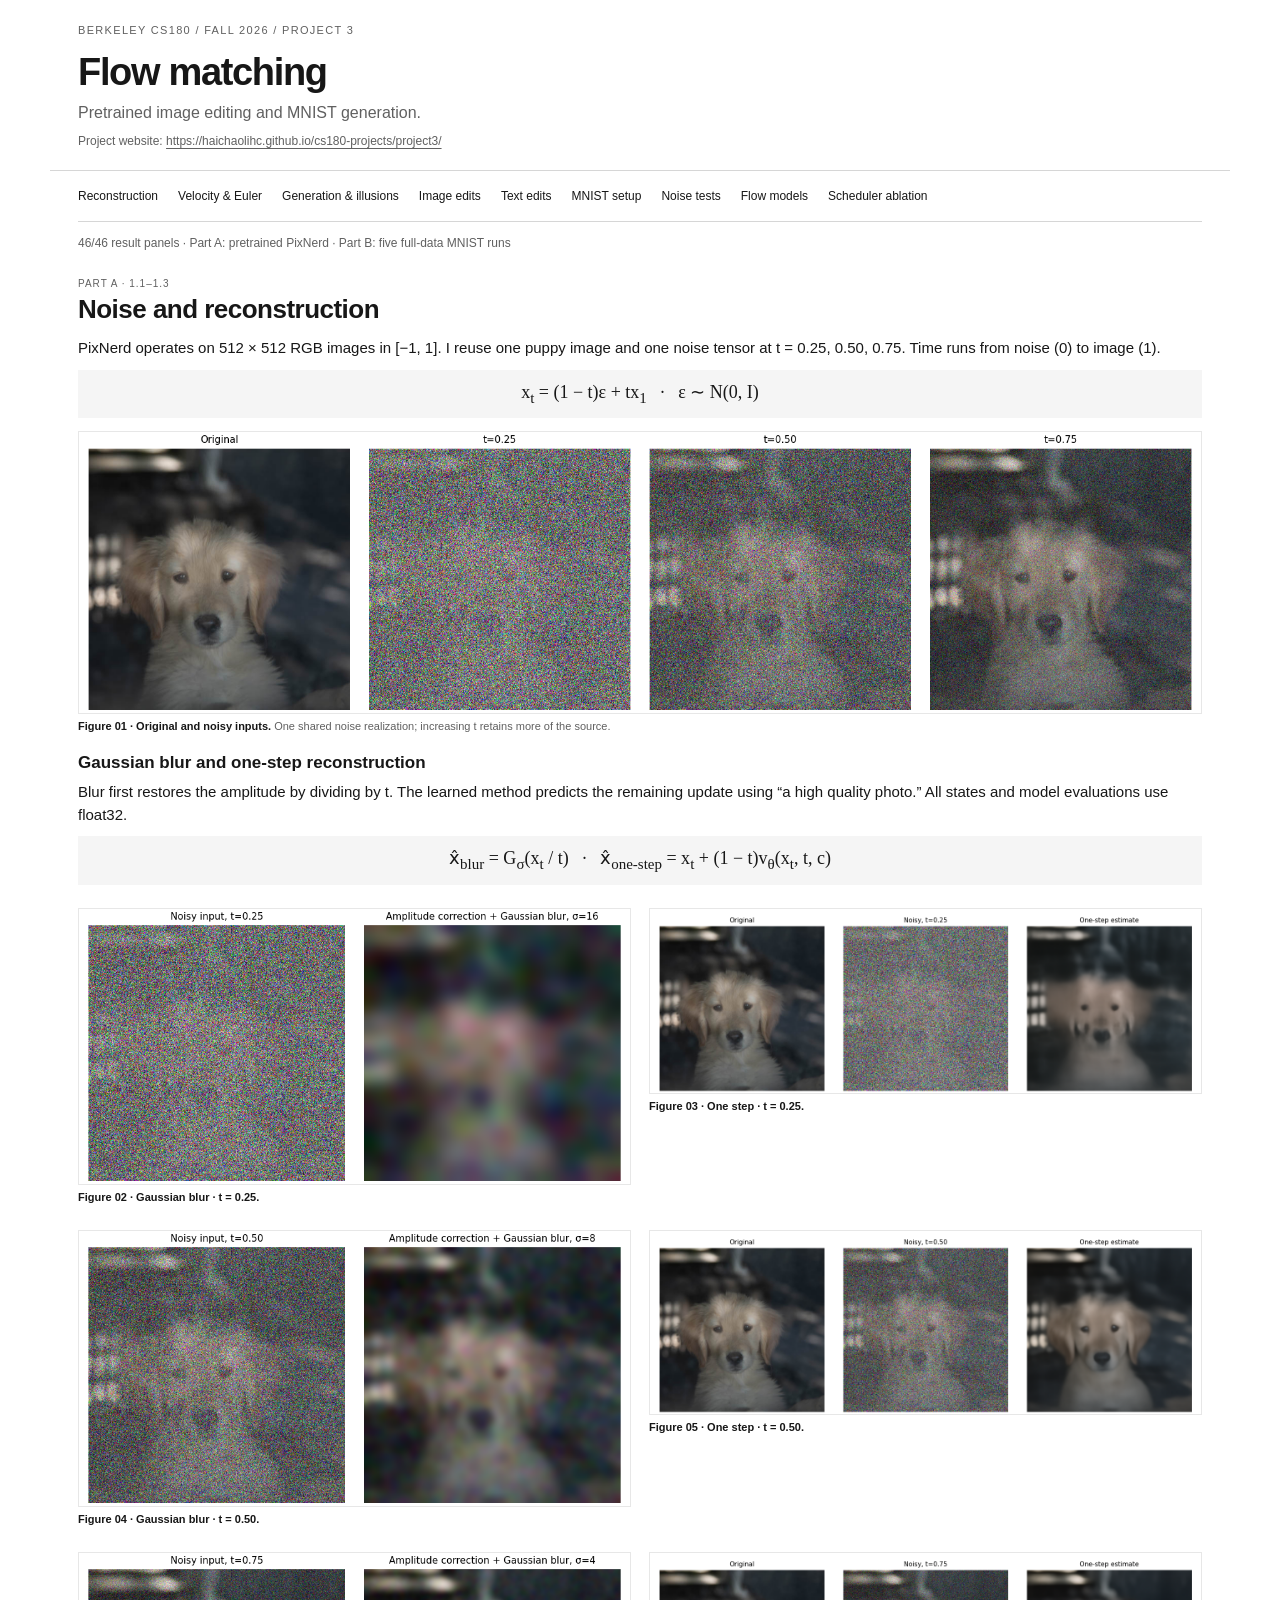
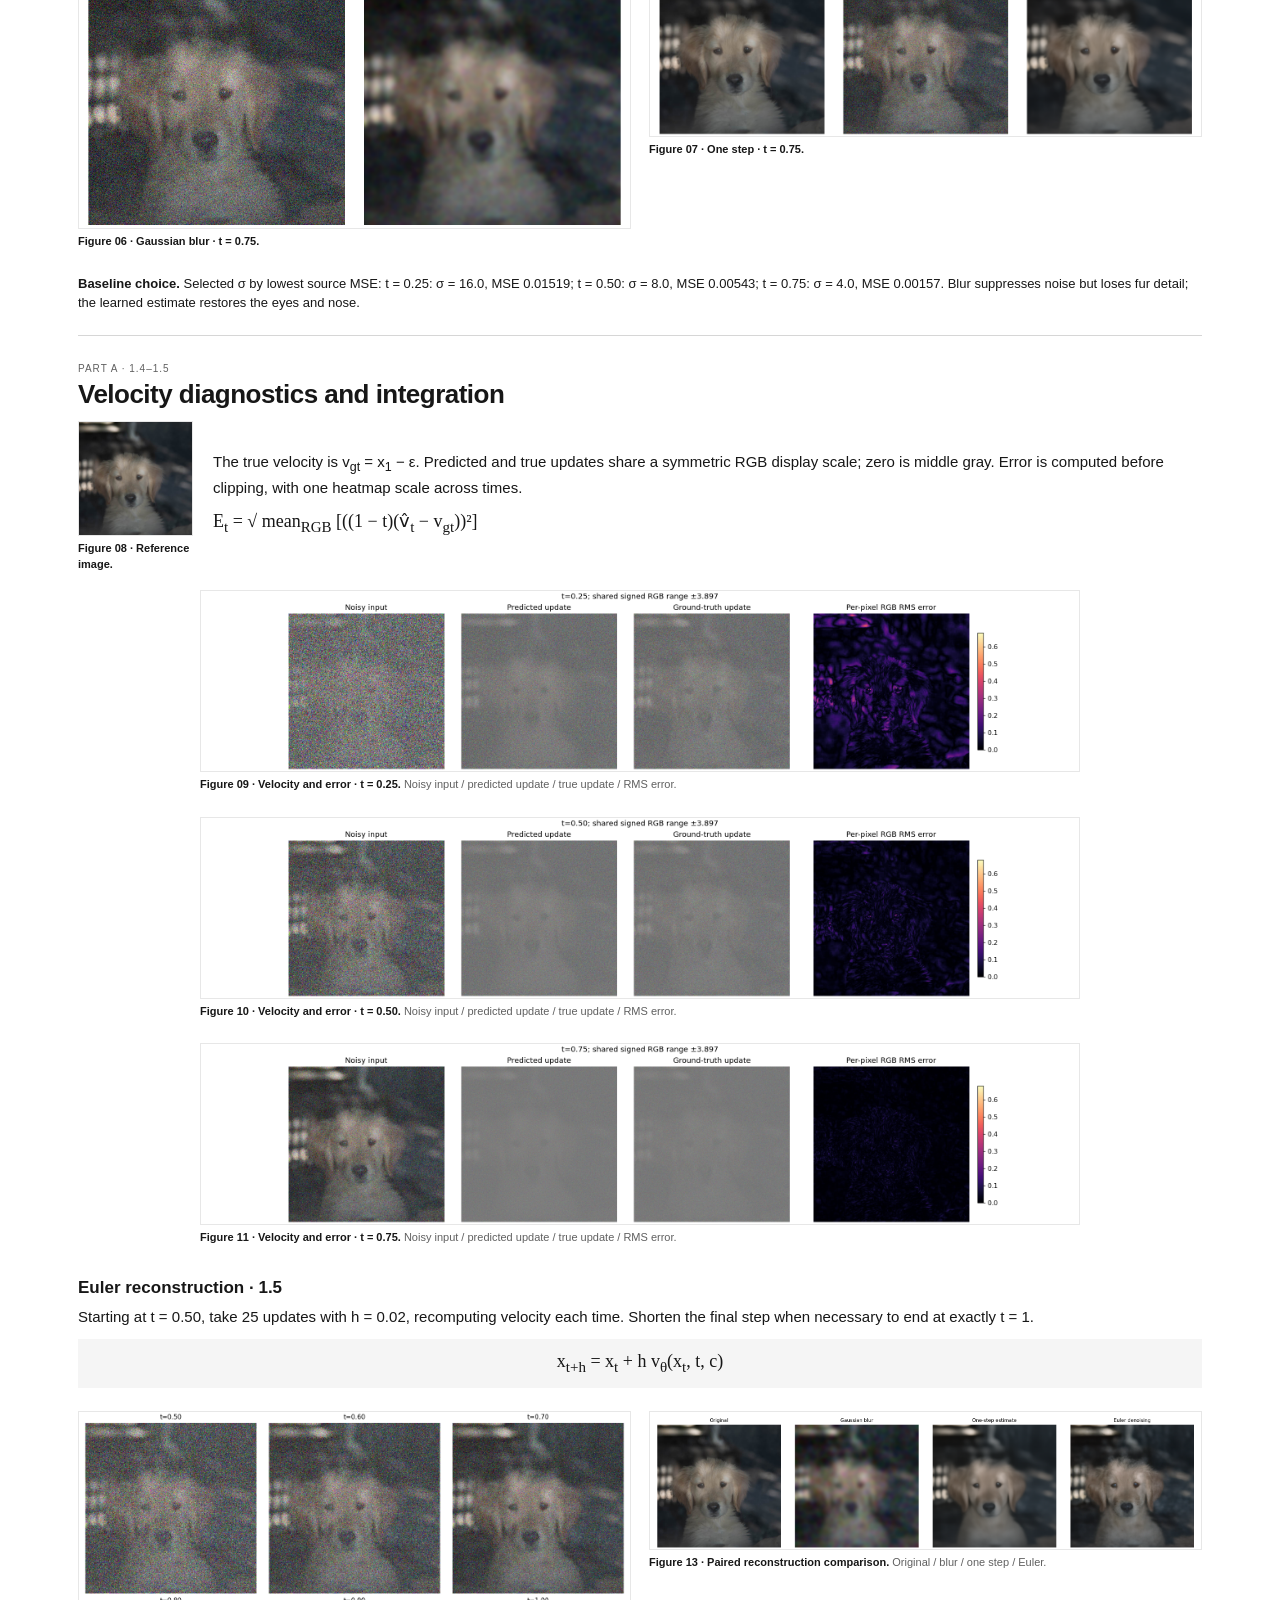
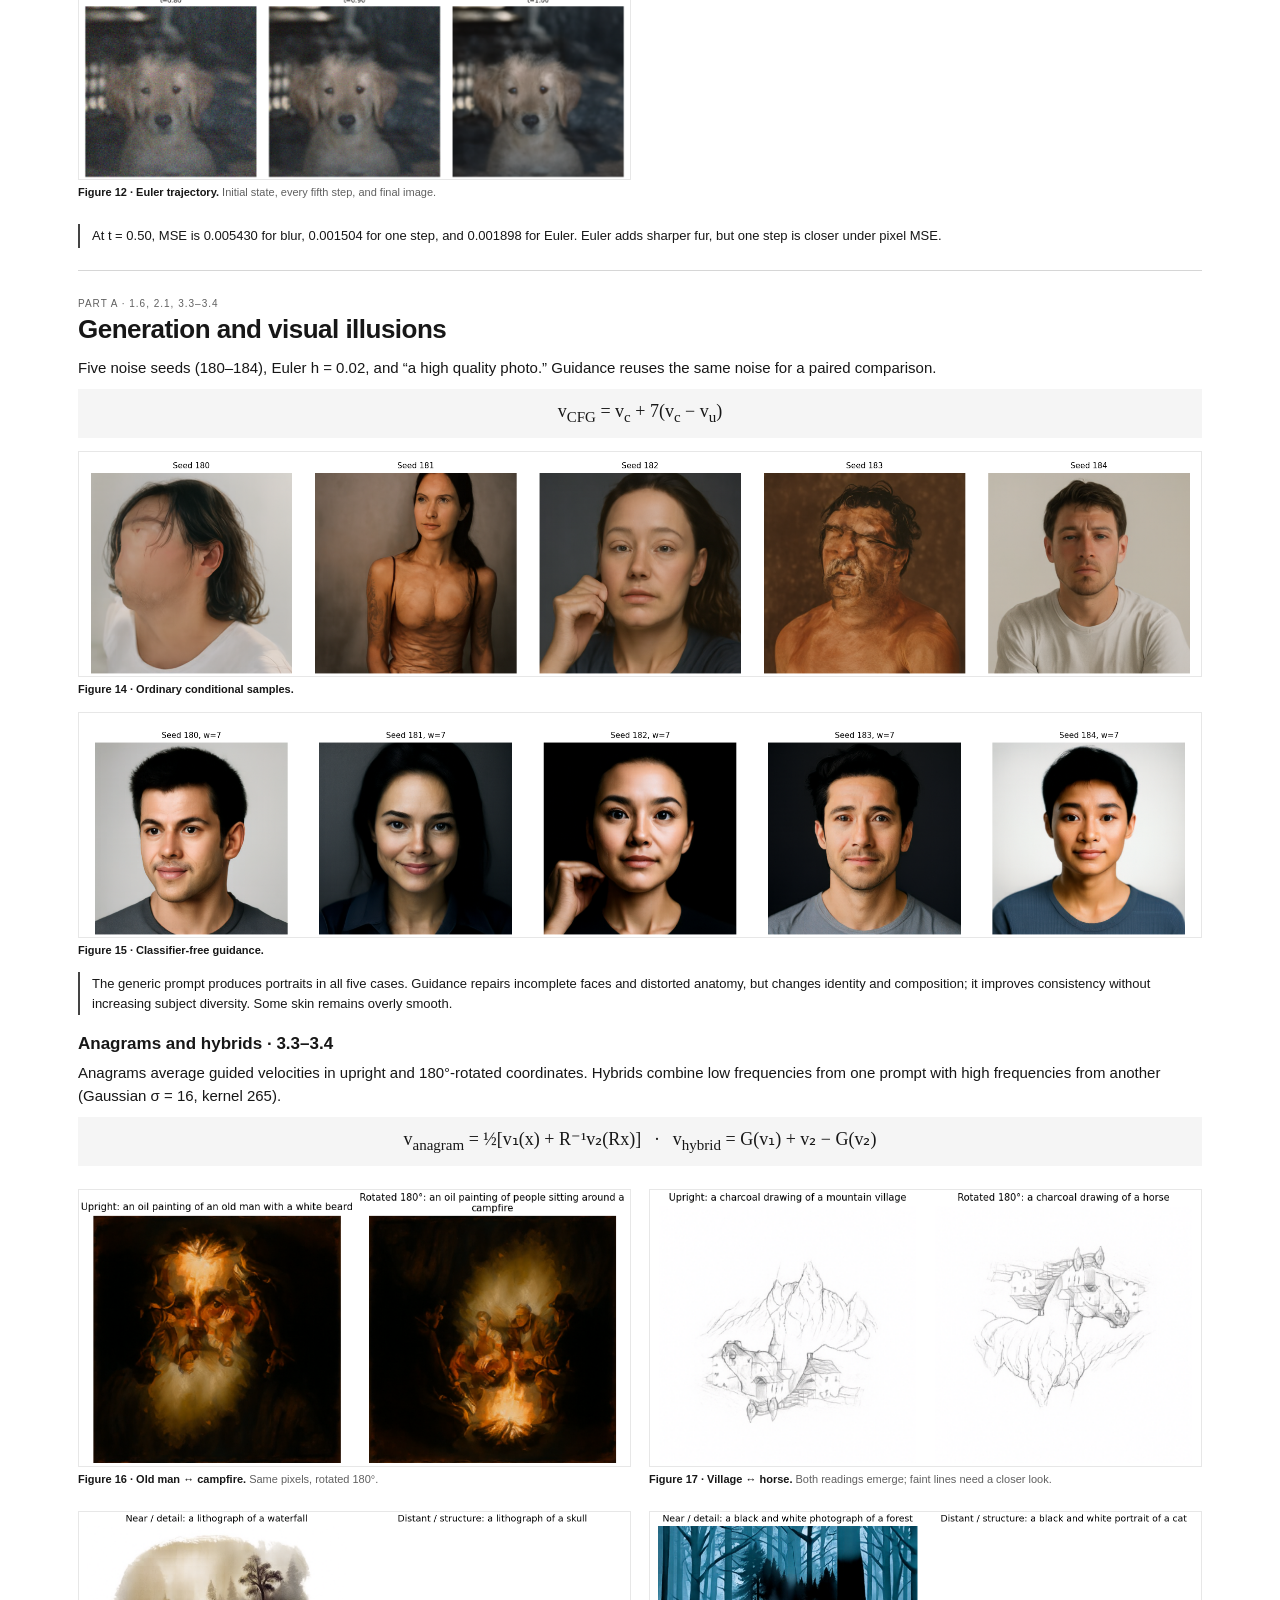
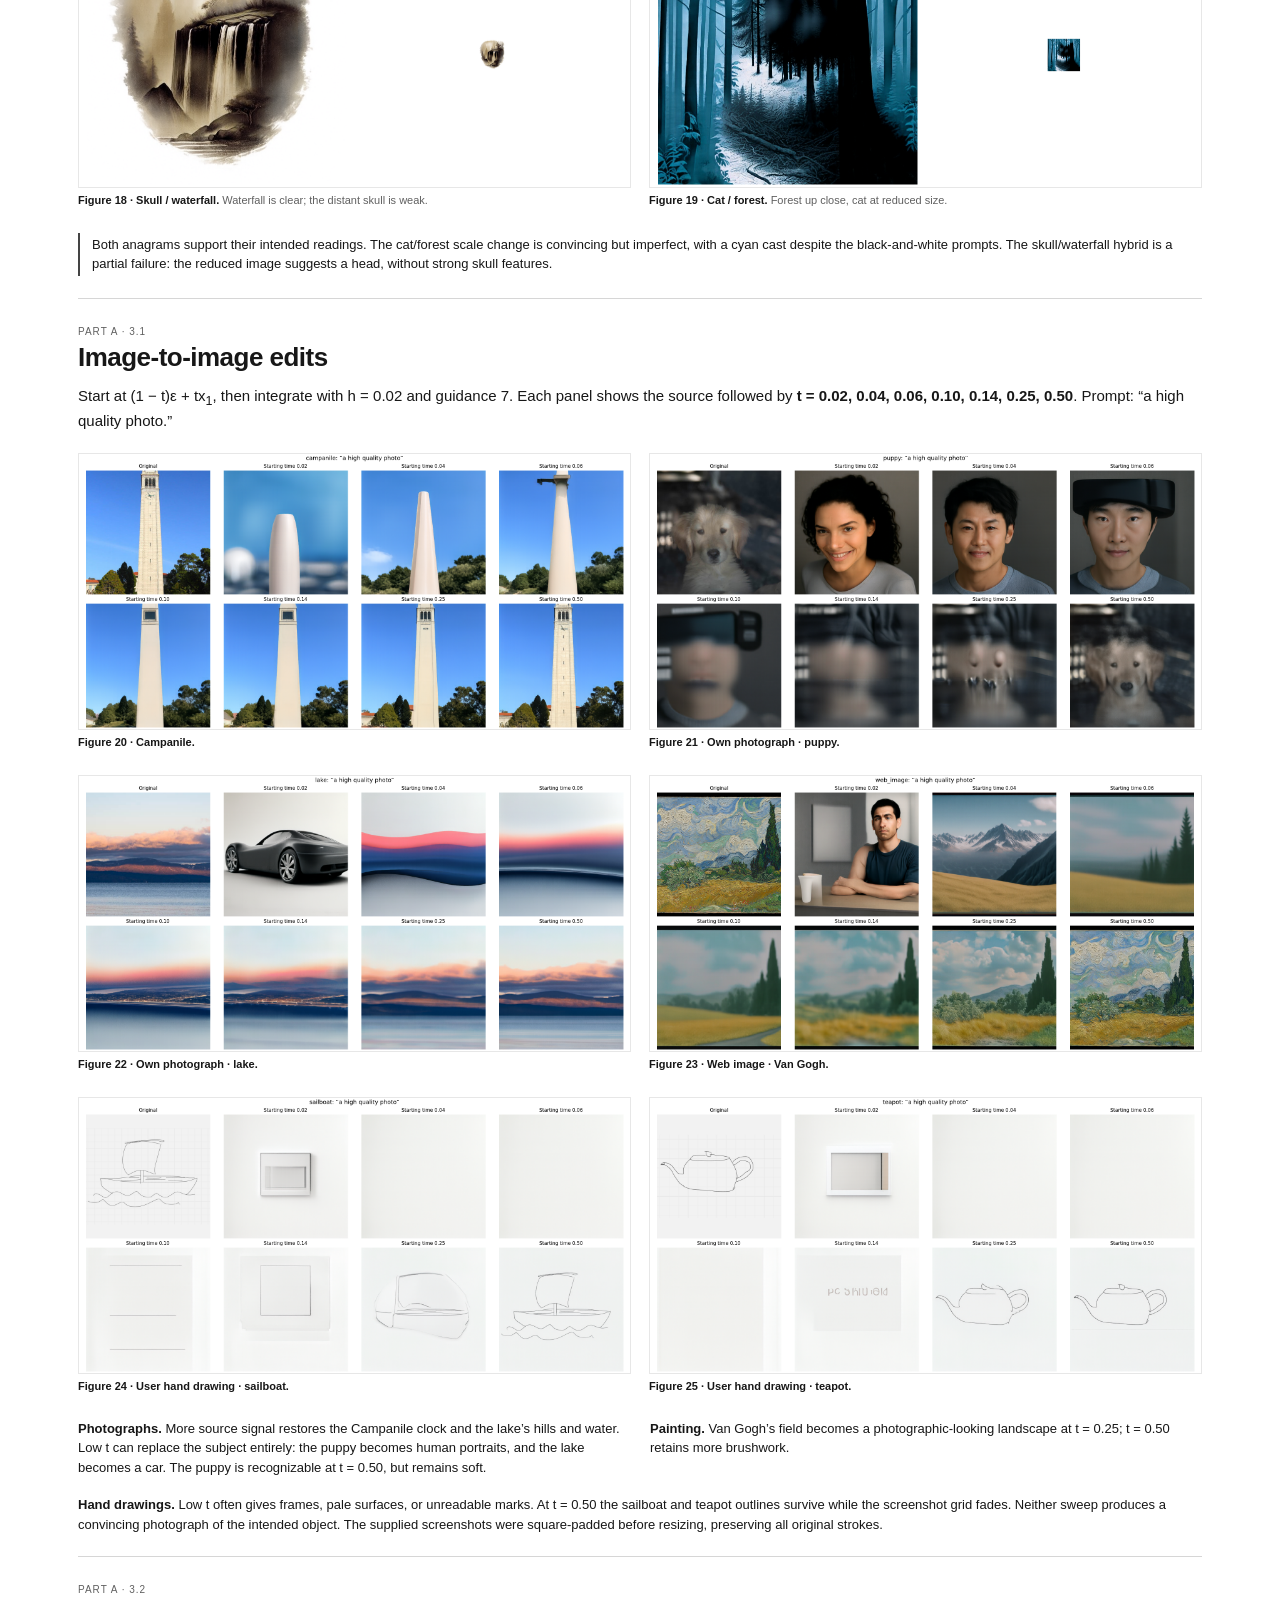
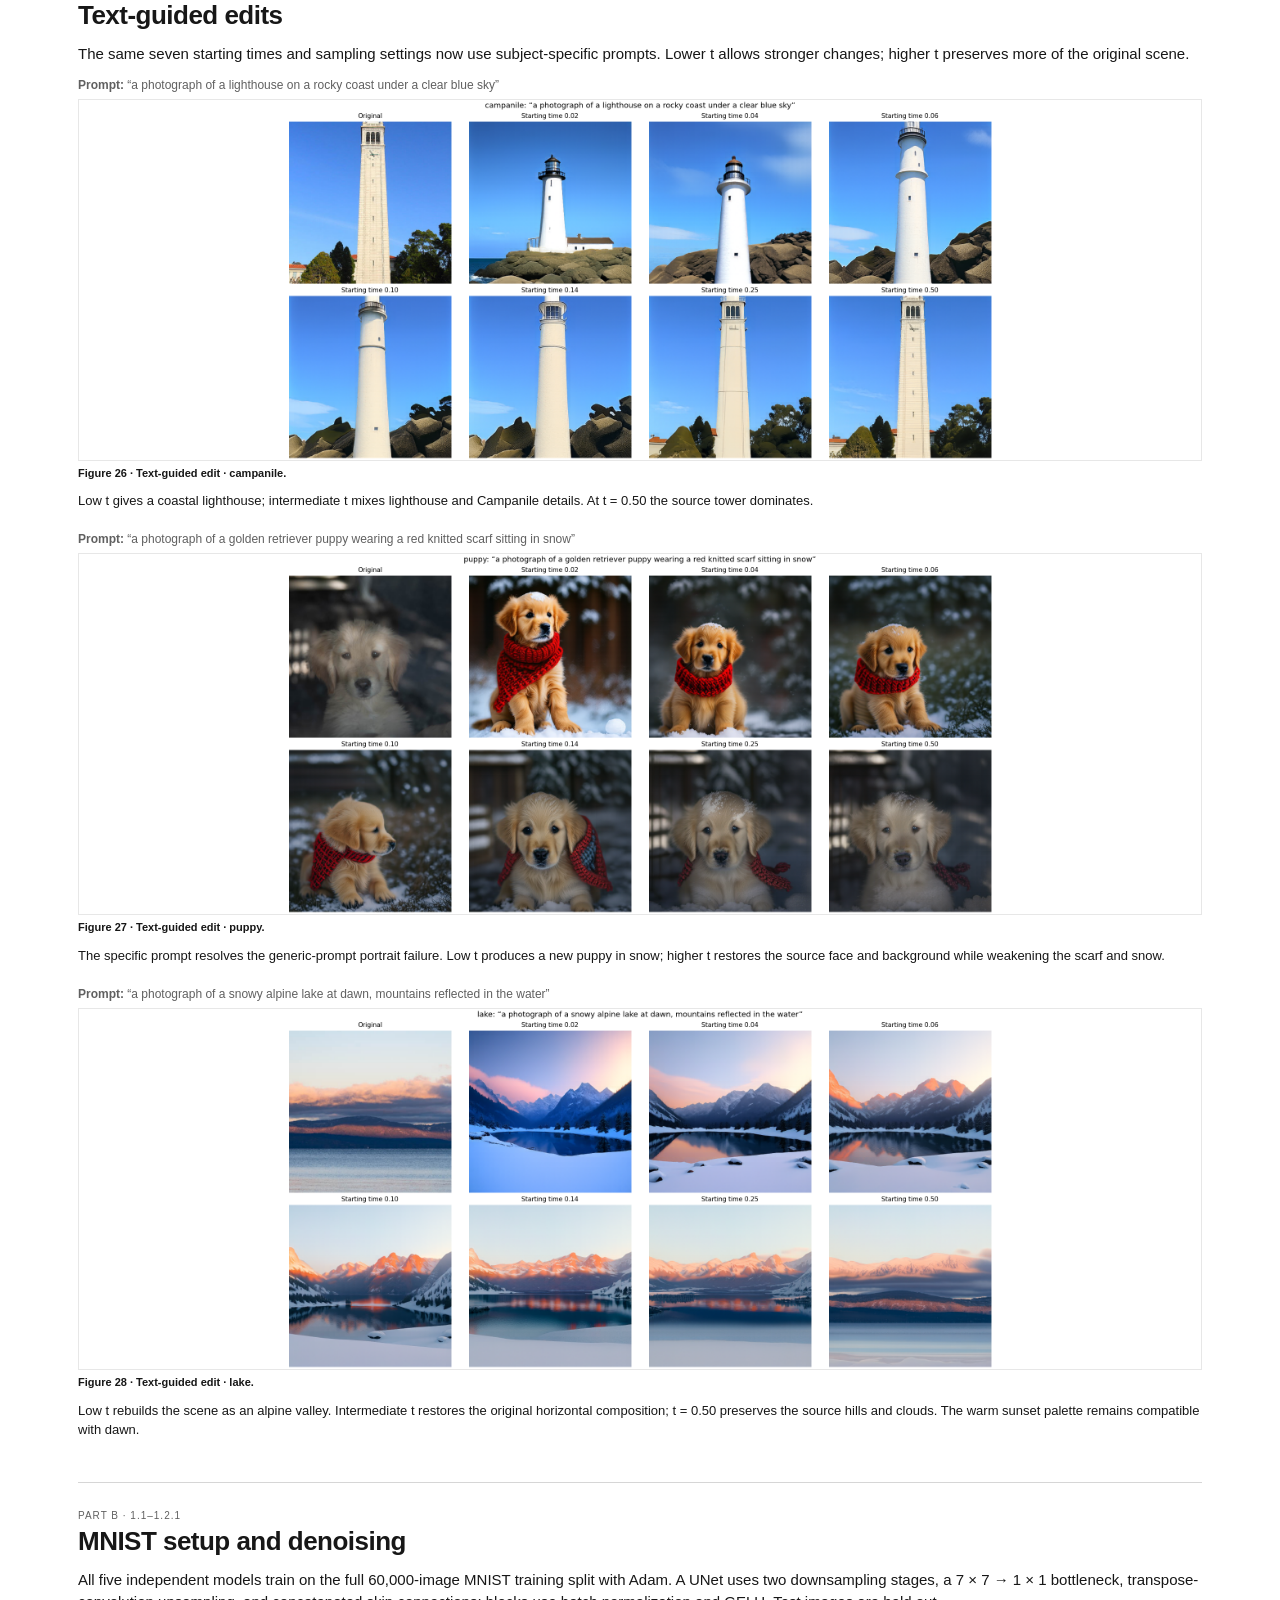
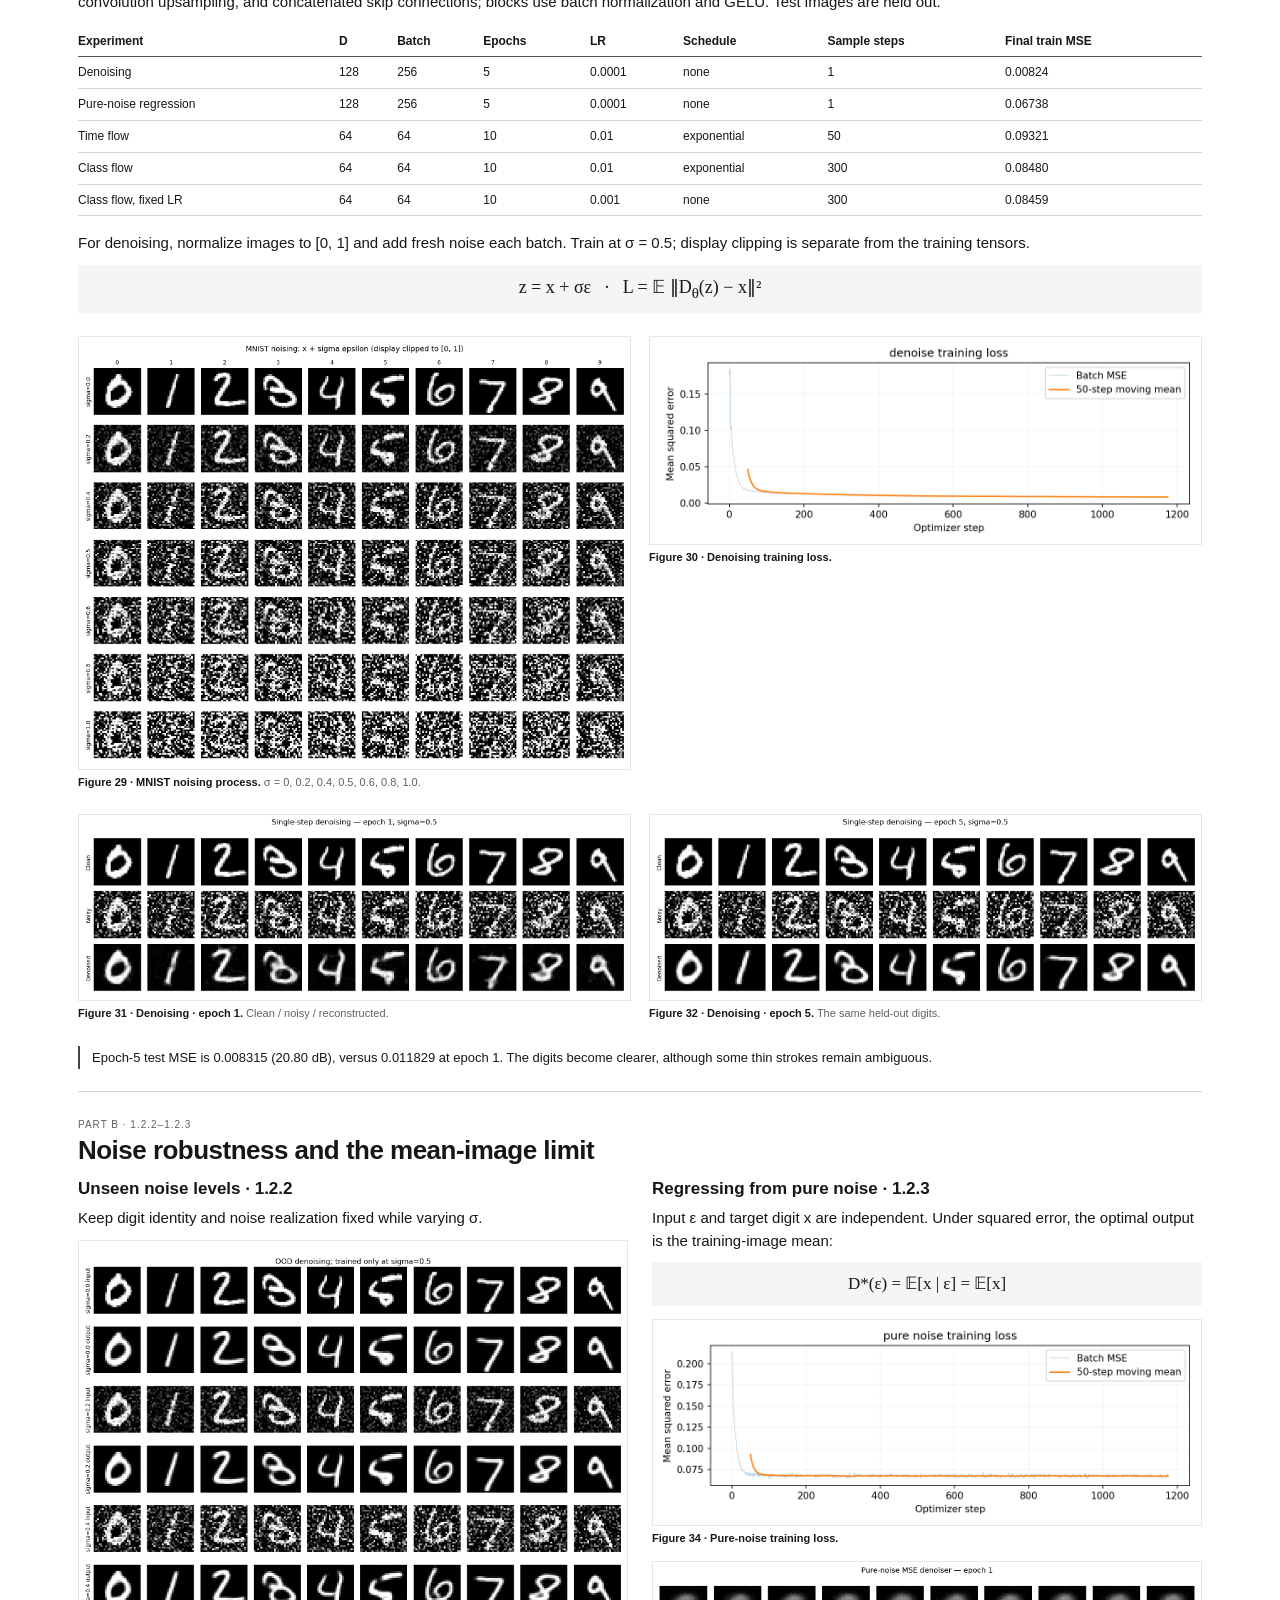
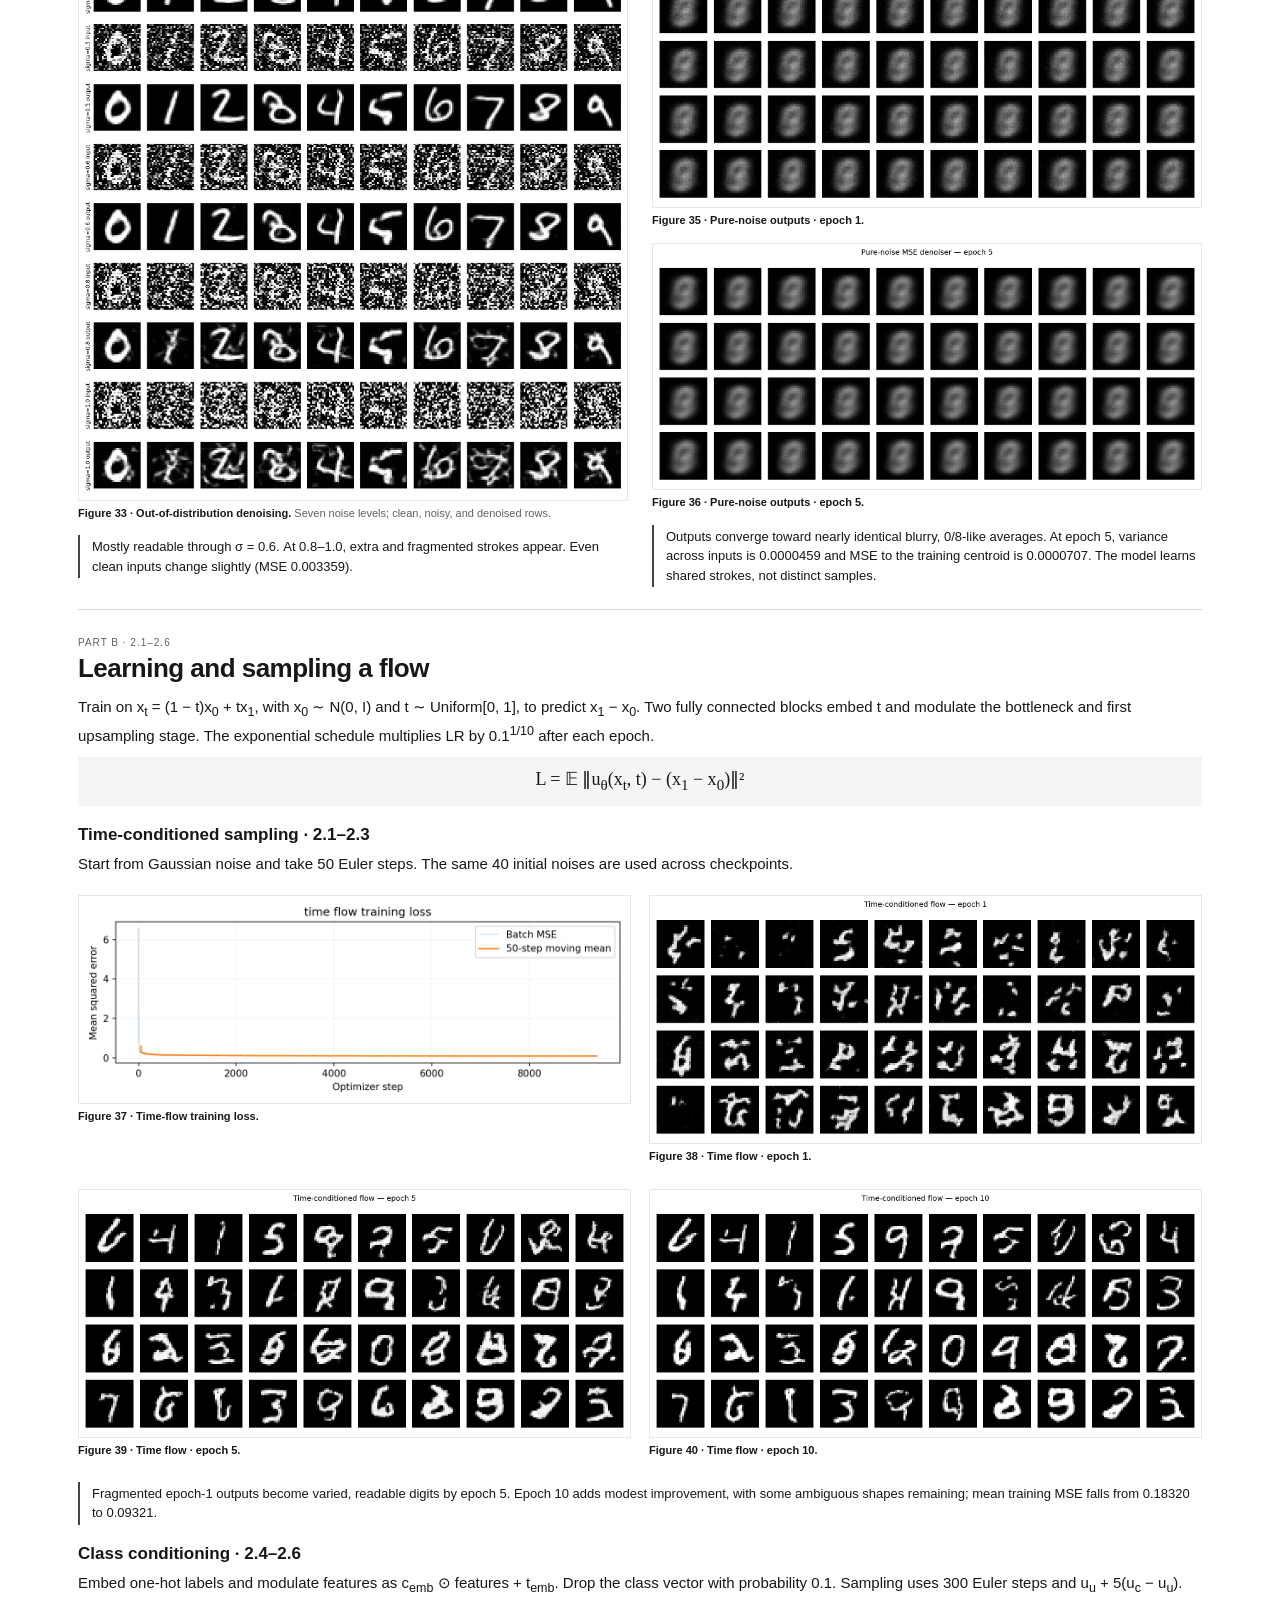
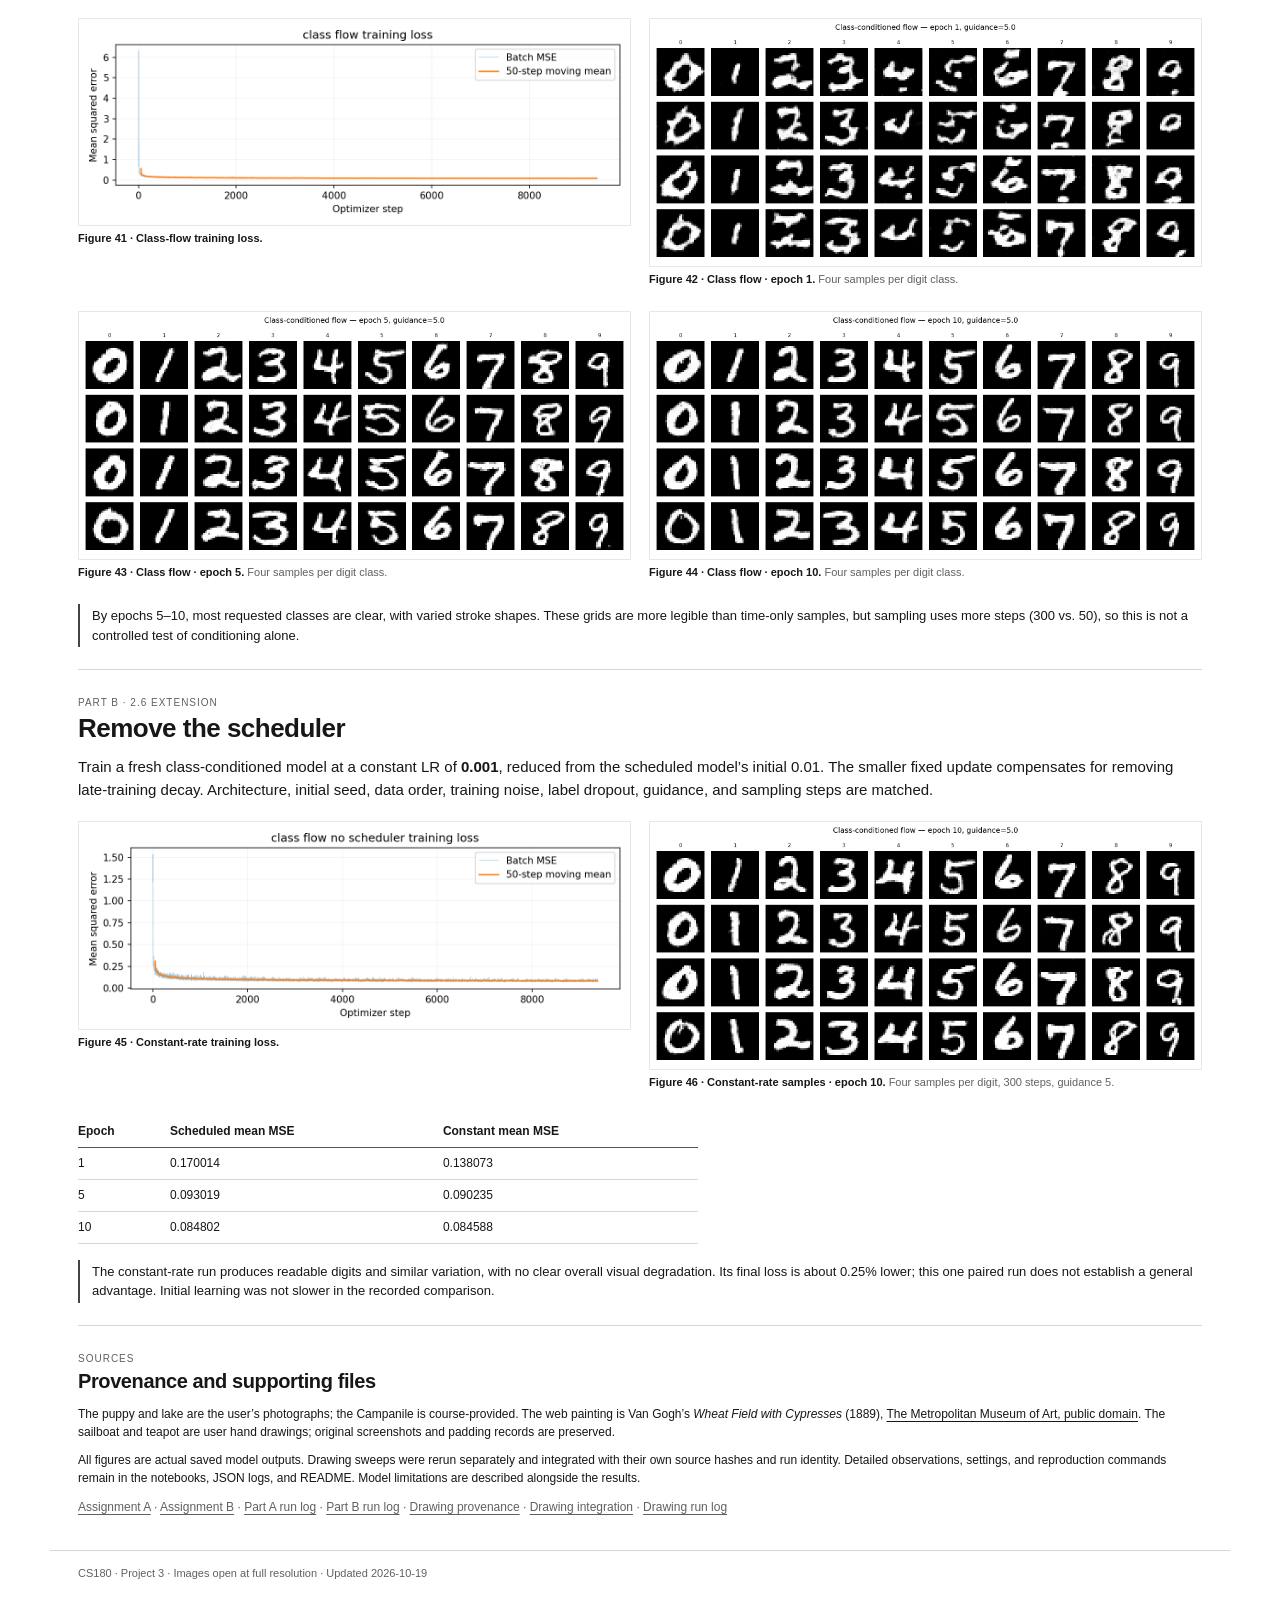
<file: docs/project3/report/index.html>
<!doctype html>
<html lang="en"><head><meta charset="utf-8"><meta name="viewport" content="width=device-width, initial-scale=1"><meta name="description" content="CS180 Project 3: flow matching experiments and results."><meta name="project-site-url" content="https://haichaolihc.github.io/cs180-projects/project3/"><title>Flow Matching · CS180 Project 3</title><link rel="canonical" href="https://haichaolihc.github.io/cs180-projects/project3/"><link rel="stylesheet" href="style.css"></head>
<body><header>Berkeley CS180 / Fall 2026 / Project 3</header>
<div class="hero"><h1>Flow matching</h1><p class="deck">Pretrained image editing and MNIST generation.</p><p class="project-url">Project website: <a href="https://haichaolihc.github.io/cs180-projects/project3/">https://haichaolihc.github.io/cs180-projects/project3/</a></p></div>
<div class="page"><nav class="sidebar" aria-label="Contents"><a href="#a-training">Reconstruction</a><a href="#a-one-step">Velocity & Euler</a><a href="#a-guidance">Generation & illusions</a><a href="#a-editing">Image edits</a><a href="#a-text-editing">Text edits</a><a href="#b-denoising">MNIST setup</a><a href="#b-noise-tests">Noise tests</a><a href="#b-flow">Flow models</a><a href="#b-no-scheduler">Scheduler ablation</a></nav><main><p class="completion">46/46 result panels · Part A: pretrained PixNerd · Part B: five full-data MNIST runs</p><section class="section part-start" id="a-training"><div class="section-heading"><div class="section-number">Part A · 1.1–1.3</div><h2>Noise and reconstruction</h2></div><p>PixNerd operates on 512 × 512 RGB images in [−1, 1]. I reuse one puppy image and one noise tensor at t = 0.25, 0.50, 0.75. Time runs from noise (0) to image (1).</p><div class="equation">x<sub>t</sub> = (1 − t)ε + tx<sub>1</sub> &nbsp; · &nbsp; ε ∼ N(0, I)</div><figure class="figure"><div class="figure-media"><a href="../results/part_a/training_inputs.png"><img src="../results/part_a/training_inputs.png" alt="Original and noisy inputs" loading="lazy"></a></div><figcaption><strong>Figure 01 · Original and noisy inputs.</strong> One shared noise realization; increasing t retains more of the source.</figcaption></figure><h3>Gaussian blur and one-step reconstruction</h3><p>Blur first restores the amplitude by dividing by t. The learned method predicts the remaining update using “a high quality photo.” All states and model evaluations use float32.</p><div class="equation">x̂<sub>blur</sub> = G<sub>σ</sub>(x<sub>t</sub> / t) &nbsp; · &nbsp; x̂<sub>one-step</sub> = x<sub>t</sub> + (1 − t)v<sub>θ</sub>(x<sub>t</sub>, t, c)</div><div class="figure-grid cols-2 reconstruction-grid"><figure class="figure"><div class="figure-media"><a href="../results/part_a/blur_0.25.png"><img src="../results/part_a/blur_0.25.png" alt="Gaussian blur · t = 0.25" loading="lazy"></a></div><figcaption><strong>Figure 02 · Gaussian blur · t = 0.25.</strong> </figcaption></figure><figure class="figure"><div class="figure-media"><a href="../results/part_a/one_step_0.25.png"><img src="../results/part_a/one_step_0.25.png" alt="One step · t = 0.25" loading="lazy"></a></div><figcaption><strong>Figure 03 · One step · t = 0.25.</strong> </figcaption></figure><figure class="figure"><div class="figure-media"><a href="../results/part_a/blur_0.50.png"><img src="../results/part_a/blur_0.50.png" alt="Gaussian blur · t = 0.50" loading="lazy"></a></div><figcaption><strong>Figure 04 · Gaussian blur · t = 0.50.</strong> </figcaption></figure><figure class="figure"><div class="figure-media"><a href="../results/part_a/one_step_0.50.png"><img src="../results/part_a/one_step_0.50.png" alt="One step · t = 0.50" loading="lazy"></a></div><figcaption><strong>Figure 05 · One step · t = 0.50.</strong> </figcaption></figure><figure class="figure"><div class="figure-media"><a href="../results/part_a/blur_0.75.png"><img src="../results/part_a/blur_0.75.png" alt="Gaussian blur · t = 0.75" loading="lazy"></a></div><figcaption><strong>Figure 06 · Gaussian blur · t = 0.75.</strong> </figcaption></figure><figure class="figure"><div class="figure-media"><a href="../results/part_a/one_step_0.75.png"><img src="../results/part_a/one_step_0.75.png" alt="One step · t = 0.75" loading="lazy"></a></div><figcaption><strong>Figure 07 · One step · t = 0.75.</strong> </figcaption></figure></div><p class="finding"><strong>Baseline choice.</strong> Selected σ by lowest source MSE: t = 0.25: σ = 16.0, MSE 0.01519; t = 0.50: σ = 8.0, MSE 0.00543; t = 0.75: σ = 4.0, MSE 0.00157. Blur suppresses noise but loses fur detail; the learned estimate restores the eyes and nose.</p></section><section class="section" id="a-one-step"><div class="section-heading"><div class="section-number">Part A · 1.4–1.5</div><h2>Velocity diagnostics and integration</h2></div><div class="source-note"><figure class="figure figure-source"><div class="figure-media"><a href="../results/part_a/velocity_original.png"><img src="../results/part_a/velocity_original.png" alt="Reference image" loading="lazy"></a></div><figcaption><strong>Figure 08 · Reference image.</strong> </figcaption></figure><div><p>The true velocity is v<sub>gt</sub> = x<sub>1</sub> − ε. Predicted and true updates share a symmetric RGB display scale; zero is middle gray. Error is computed before clipping, with one heatmap scale across times.</p><div class="equation">E<sub>t</sub> = √ mean<sub>RGB</sub> [((1 − t)(v̂<sub>t</sub> − v<sub>gt</sub>))²]</div></div></div><div class="velocity-grid"><figure class="figure"><div class="figure-media"><a href="../results/part_a/velocity_0.25.png"><img src="../results/part_a/velocity_0.25.png" alt="Velocity and error · t = 0.25" loading="lazy"></a></div><figcaption><strong>Figure 09 · Velocity and error · t = 0.25.</strong> Noisy input / predicted update / true update / RMS error.</figcaption></figure><figure class="figure"><div class="figure-media"><a href="../results/part_a/velocity_0.50.png"><img src="../results/part_a/velocity_0.50.png" alt="Velocity and error · t = 0.50" loading="lazy"></a></div><figcaption><strong>Figure 10 · Velocity and error · t = 0.50.</strong> Noisy input / predicted update / true update / RMS error.</figcaption></figure><figure class="figure"><div class="figure-media"><a href="../results/part_a/velocity_0.75.png"><img src="../results/part_a/velocity_0.75.png" alt="Velocity and error · t = 0.75" loading="lazy"></a></div><figcaption><strong>Figure 11 · Velocity and error · t = 0.75.</strong> Noisy input / predicted update / true update / RMS error.</figcaption></figure></div><h3>Euler reconstruction · 1.5</h3><p>Starting at t = 0.50, take 25 updates with h = 0.02, recomputing velocity each time. Shorten the final step when necessary to end at exactly t = 1.</p><div class="equation">x<sub>t+h</sub> = x<sub>t</sub> + h v<sub>θ</sub>(x<sub>t</sub>, t, c)</div><div class="figure-grid cols-2 "><figure class="figure"><div class="figure-media"><a href="../results/part_a/trajectory.png"><img src="../results/part_a/trajectory.png" alt="Euler trajectory" loading="lazy"></a></div><figcaption><strong>Figure 12 · Euler trajectory.</strong> Initial state, every fifth step, and final image.</figcaption></figure><figure class="figure"><div class="figure-media"><a href="../results/part_a/comparison.png"><img src="../results/part_a/comparison.png" alt="Paired reconstruction comparison" loading="lazy"></a></div><figcaption><strong>Figure 13 · Paired reconstruction comparison.</strong> Original / blur / one step / Euler.</figcaption></figure></div><div class="observations"><strong>Evidence &amp; interpretation</strong><p>At t = 0.50, MSE is 0.005430 for blur, 0.001504 for one step, and 0.001898 for Euler. Euler adds sharper fur, but one step is closer under pixel MSE.</p></div></section><section class="section" id="a-guidance"><div class="section-heading"><div class="section-number">Part A · 1.6, 2.1, 3.3–3.4</div><h2>Generation and visual illusions</h2></div><p>Five noise seeds (180–184), Euler h = 0.02, and “a high quality photo.” Guidance reuses the same noise for a paired comparison.</p><div class="equation">v<sub>CFG</sub> = v<sub>c</sub> + 7(v<sub>c</sub> − v<sub>u</sub>)</div><figure class="figure"><div class="figure-media"><a href="../results/part_a/conditional_samples.png"><img src="../results/part_a/conditional_samples.png" alt="Ordinary conditional samples" loading="lazy"></a></div><figcaption><strong>Figure 14 · Ordinary conditional samples.</strong> </figcaption></figure><figure class="figure"><div class="figure-media"><a href="../results/part_a/cfg_samples.png"><img src="../results/part_a/cfg_samples.png" alt="Classifier-free guidance" loading="lazy"></a></div><figcaption><strong>Figure 15 · Classifier-free guidance.</strong> </figcaption></figure><div class="observations"><strong>Evidence &amp; interpretation</strong><p>The generic prompt produces portraits in all five cases. Guidance repairs incomplete faces and distorted anatomy, but changes identity and composition; it improves consistency without increasing subject diversity. Some skin remains overly smooth.</p></div><h3>Anagrams and hybrids · 3.3–3.4</h3><p>Anagrams average guided velocities in upright and 180°-rotated coordinates. Hybrids combine low frequencies from one prompt with high frequencies from another (Gaussian σ = 16, kernel 265).</p><div class="equation">v<sub>anagram</sub> = ½[v₁(x) + R⁻¹v₂(Rx)] &nbsp; · &nbsp; v<sub>hybrid</sub> = G(v₁) + v₂ − G(v₂)</div><div class="figure-grid cols-2 "><figure class="figure"><div class="figure-media"><a href="../results/part_a/anagram_views_0.png"><img src="../results/part_a/anagram_views_0.png" alt="Old man ↔ campfire" loading="lazy"></a></div><figcaption><strong>Figure 16 · Old man ↔ campfire.</strong> Same pixels, rotated 180°.</figcaption></figure><figure class="figure"><div class="figure-media"><a href="../results/part_a/anagram_views_1.png"><img src="../results/part_a/anagram_views_1.png" alt="Village ↔ horse" loading="lazy"></a></div><figcaption><strong>Figure 17 · Village ↔ horse.</strong> Both readings emerge; faint lines need a closer look.</figcaption></figure><figure class="figure"><div class="figure-media"><a href="../results/part_a/hybrid_views_0.png"><img src="../results/part_a/hybrid_views_0.png" alt="Skull / waterfall" loading="lazy"></a></div><figcaption><strong>Figure 18 · Skull / waterfall.</strong> Waterfall is clear; the distant skull is weak.</figcaption></figure><figure class="figure"><div class="figure-media"><a href="../results/part_a/hybrid_views_1.png"><img src="../results/part_a/hybrid_views_1.png" alt="Cat / forest" loading="lazy"></a></div><figcaption><strong>Figure 19 · Cat / forest.</strong> Forest up close, cat at reduced size.</figcaption></figure></div><div class="observations"><strong>Evidence &amp; interpretation</strong><p>Both anagrams support their intended readings. The cat/forest scale change is convincing but imperfect, with a cyan cast despite the black-and-white prompts. The skull/waterfall hybrid is a partial failure: the reduced image suggests a head, without strong skull features.</p></div></section><section class="section" id="a-editing"><div class="section-heading"><div class="section-number">Part A · 3.1</div><h2>Image-to-image edits</h2></div><p>Start at (1 − t)ε + tx<sub>1</sub>, then integrate with h = 0.02 and guidance 7. Each panel shows the source followed by <strong>t = 0.02, 0.04, 0.06, 0.10, 0.14, 0.25, 0.50</strong>. Prompt: “a high quality photo.”</p><div class="figure-grid cols-2 "><figure class="figure"><div class="figure-media"><a href="../results/part_a/edit_campanile.png"><img src="../results/part_a/edit_campanile.png" alt="Campanile" loading="lazy"></a></div><figcaption><strong>Figure 20 · Campanile.</strong> </figcaption></figure><figure class="figure"><div class="figure-media"><a href="../results/part_a/edit_puppy.png"><img src="../results/part_a/edit_puppy.png" alt="Own photograph · puppy" loading="lazy"></a></div><figcaption><strong>Figure 21 · Own photograph · puppy.</strong> </figcaption></figure><figure class="figure"><div class="figure-media"><a href="../results/part_a/edit_lake.png"><img src="../results/part_a/edit_lake.png" alt="Own photograph · lake" loading="lazy"></a></div><figcaption><strong>Figure 22 · Own photograph · lake.</strong> </figcaption></figure><figure class="figure"><div class="figure-media"><a href="../results/part_a/edit_web_image.png"><img src="../results/part_a/edit_web_image.png" alt="Web image · Van Gogh" loading="lazy"></a></div><figcaption><strong>Figure 23 · Web image · Van Gogh.</strong> </figcaption></figure><figure class="figure"><div class="figure-media"><a href="../results/part_a/edit_sailboat.png"><img src="../results/part_a/edit_sailboat.png" alt="User hand drawing · sailboat" loading="lazy"></a></div><figcaption><strong>Figure 24 · User hand drawing · sailboat.</strong> </figcaption></figure><figure class="figure"><div class="figure-media"><a href="../results/part_a/edit_teapot.png"><img src="../results/part_a/edit_teapot.png" alt="User hand drawing · teapot" loading="lazy"></a></div><figcaption><strong>Figure 25 · User hand drawing · teapot.</strong> </figcaption></figure></div><div class="findings"><p><strong>Photographs.</strong> More source signal restores the Campanile clock and the lake’s hills and water. Low t can replace the subject entirely: the puppy becomes human portraits, and the lake becomes a car. The puppy is recognizable at t = 0.50, but remains soft.</p><p><strong>Painting.</strong> Van Gogh’s field becomes a photographic-looking landscape at t = 0.25; t = 0.50 retains more brushwork.</p><p><strong>Hand drawings.</strong> Low t often gives frames, pale surfaces, or unreadable marks. At t = 0.50 the sailboat and teapot outlines survive while the screenshot grid fades. Neither sweep produces a convincing photograph of the intended object. The supplied screenshots were square-padded before resizing, preserving all original strokes.</p></div></section><section class="section" id="a-text-editing"><div class="section-heading"><div class="section-number">Part A · 3.2</div><h2>Text-guided edits</h2></div><p>The same seven starting times and sampling settings now use subject-specific prompts. Lower t allows stronger changes; higher t preserves more of the original scene.</p><div class="prompt-result"><p class="small figure-prompt"><strong>Prompt:</strong> “a photograph of a lighthouse on a rocky coast under a clear blue sky”</p><figure class="figure"><div class="figure-media"><a href="../results/part_a/text_edit_campanile.png"><img src="../results/part_a/text_edit_campanile.png" alt="Text-guided edit · campanile" loading="lazy"></a></div><figcaption><strong>Figure 26 · Text-guided edit · campanile.</strong> </figcaption></figure><p class="finding">Low t gives a coastal lighthouse; intermediate t mixes lighthouse and Campanile details. At t = 0.50 the source tower dominates.</p></div><div class="prompt-result"><p class="small figure-prompt"><strong>Prompt:</strong> “a photograph of a golden retriever puppy wearing a red knitted scarf sitting in snow”</p><figure class="figure"><div class="figure-media"><a href="../results/part_a/text_edit_puppy.png"><img src="../results/part_a/text_edit_puppy.png" alt="Text-guided edit · puppy" loading="lazy"></a></div><figcaption><strong>Figure 27 · Text-guided edit · puppy.</strong> </figcaption></figure><p class="finding">The specific prompt resolves the generic-prompt portrait failure. Low t produces a new puppy in snow; higher t restores the source face and background while weakening the scarf and snow.</p></div><div class="prompt-result"><p class="small figure-prompt"><strong>Prompt:</strong> “a photograph of a snowy alpine lake at dawn, mountains reflected in the water”</p><figure class="figure"><div class="figure-media"><a href="../results/part_a/text_edit_lake.png"><img src="../results/part_a/text_edit_lake.png" alt="Text-guided edit · lake" loading="lazy"></a></div><figcaption><strong>Figure 28 · Text-guided edit · lake.</strong> </figcaption></figure><p class="finding">Low t rebuilds the scene as an alpine valley. Intermediate t restores the original horizontal composition; t = 0.50 preserves the source hills and clouds. The warm sunset palette remains compatible with dawn.</p></div></section><section class="section part-start" id="b-denoising"><div class="section-heading"><div class="section-number">Part B · 1.1–1.2.1</div><h2>MNIST setup and denoising</h2></div><p>All five independent models train on the full 60,000-image MNIST training split with Adam. A UNet uses two downsampling stages, a 7 × 7 → 1 × 1 bottleneck, transpose-convolution upsampling, and concatenated skip connections; blocks use batch normalization and GELU. Test images are held out.</p><table class="training-table"><thead><tr><th>Experiment</th><th>D</th><th>Batch</th><th>Epochs</th><th>LR</th><th>Schedule</th><th>Sample steps</th><th>Final train MSE</th></tr></thead><tbody><tr><td>Denoising</td><td>128</td><td>256</td><td>5</td><td>0.0001</td><td>none</td><td>1</td><td>0.00824</td></tr><tr><td>Pure-noise regression</td><td>128</td><td>256</td><td>5</td><td>0.0001</td><td>none</td><td>1</td><td>0.06738</td></tr><tr><td>Time flow</td><td>64</td><td>64</td><td>10</td><td>0.01</td><td>exponential</td><td>50</td><td>0.09321</td></tr><tr><td>Class flow</td><td>64</td><td>64</td><td>10</td><td>0.01</td><td>exponential</td><td>300</td><td>0.08480</td></tr><tr><td>Class flow, fixed LR</td><td>64</td><td>64</td><td>10</td><td>0.001</td><td>none</td><td>300</td><td>0.08459</td></tr></tbody></table><p>For denoising, normalize images to [0, 1] and add fresh noise each batch. Train at σ = 0.5; display clipping is separate from the training tensors.</p><div class="equation">z = x + σε &nbsp; · &nbsp; L = 𝔼 ‖D<sub>θ</sub>(z) − x‖²</div><div class="figure-grid cols-2 "><figure class="figure"><div class="figure-media"><a href="../results/part_b/noising_process.png"><img src="../results/part_b/noising_process.png" alt="MNIST noising process" loading="lazy"></a></div><figcaption><strong>Figure 29 · MNIST noising process.</strong> σ = 0, 0.2, 0.4, 0.5, 0.6, 0.8, 1.0.</figcaption></figure><figure class="figure"><div class="figure-media"><a href="../results/part_b/denoise_loss.png"><img src="../results/part_b/denoise_loss.png" alt="Denoising training loss" loading="lazy"></a></div><figcaption><strong>Figure 30 · Denoising training loss.</strong> </figcaption></figure><figure class="figure"><div class="figure-media"><a href="../results/part_b/denoise_epoch_1.png"><img src="../results/part_b/denoise_epoch_1.png" alt="Denoising · epoch 1" loading="lazy"></a></div><figcaption><strong>Figure 31 · Denoising · epoch 1.</strong> Clean / noisy / reconstructed.</figcaption></figure><figure class="figure"><div class="figure-media"><a href="../results/part_b/denoise_epoch_5.png"><img src="../results/part_b/denoise_epoch_5.png" alt="Denoising · epoch 5" loading="lazy"></a></div><figcaption><strong>Figure 32 · Denoising · epoch 5.</strong> The same held-out digits.</figcaption></figure></div><div class="observations"><strong>Evidence &amp; interpretation</strong><p>Epoch-5 test MSE is 0.008315 (20.80 dB), versus 0.011829 at epoch 1. The digits become clearer, although some thin strokes remain ambiguous.</p></div></section><section class="section" id="b-noise-tests"><div class="section-heading"><div class="section-number">Part B · 1.2.2–1.2.3</div><h2>Noise robustness and the mean-image limit</h2></div><div class="two-topics"><div id="b-ood"><h3>Unseen noise levels · 1.2.2</h3><p>Keep digit identity and noise realization fixed while varying σ.</p><figure class="figure"><div class="figure-media"><a href="../results/part_b/denoise_ood.png"><img src="../results/part_b/denoise_ood.png" alt="Out-of-distribution denoising" loading="lazy"></a></div><figcaption><strong>Figure 33 · Out-of-distribution denoising.</strong> Seven noise levels; clean, noisy, and denoised rows.</figcaption></figure><div class="observations"><strong>Evidence &amp; interpretation</strong><p>Mostly readable through σ = 0.6. At 0.8–1.0, extra and fragmented strokes appear. Even clean inputs change slightly (MSE 0.003359).</p></div></div><div id="b-pure-noise"><h3>Regressing from pure noise · 1.2.3</h3><p>Input ε and target digit x are independent. Under squared error, the optimal output is the training-image mean:</p><div class="equation">D*(ε) = 𝔼[x | ε] = 𝔼[x]</div><figure class="figure"><div class="figure-media"><a href="../results/part_b/pure_noise_loss.png"><img src="../results/part_b/pure_noise_loss.png" alt="Pure-noise training loss" loading="lazy"></a></div><figcaption><strong>Figure 34 · Pure-noise training loss.</strong> </figcaption></figure><figure class="figure"><div class="figure-media"><a href="../results/part_b/pure_noise_epoch_1.png"><img src="../results/part_b/pure_noise_epoch_1.png" alt="Pure-noise outputs · epoch 1" loading="lazy"></a></div><figcaption><strong>Figure 35 · Pure-noise outputs · epoch 1.</strong> </figcaption></figure><figure class="figure"><div class="figure-media"><a href="../results/part_b/pure_noise_epoch_5.png"><img src="../results/part_b/pure_noise_epoch_5.png" alt="Pure-noise outputs · epoch 5" loading="lazy"></a></div><figcaption><strong>Figure 36 · Pure-noise outputs · epoch 5.</strong> </figcaption></figure><div class="observations"><strong>Evidence &amp; interpretation</strong><p>Outputs converge toward nearly identical blurry, 0/8-like averages. At epoch 5, variance across inputs is 0.0000459 and MSE to the training centroid is 0.0000707. The model learns shared strokes, not distinct samples.</p></div></div></div></section><section class="section" id="b-flow"><div class="section-heading"><div class="section-number">Part B · 2.1–2.6</div><h2>Learning and sampling a flow</h2></div><p>Train on x<sub>t</sub> = (1 − t)x<sub>0</sub> + tx<sub>1</sub>, with x<sub>0</sub> ∼ N(0, I) and t ∼ Uniform[0, 1], to predict x<sub>1</sub> − x<sub>0</sub>. Two fully connected blocks embed t and modulate the bottleneck and first upsampling stage. The exponential schedule multiplies LR by 0.1<sup>1/10</sup> after each epoch.</p><div class="equation">L = 𝔼 ‖u<sub>θ</sub>(x<sub>t</sub>, t) − (x<sub>1</sub> − x<sub>0</sub>)‖²</div><h3 id="b-time-flow">Time-conditioned sampling · 2.1–2.3</h3><p>Start from Gaussian noise and take 50 Euler steps. The same 40 initial noises are used across checkpoints.</p><div class="figure-grid cols-2 "><figure class="figure"><div class="figure-media"><a href="../results/part_b/time_flow_loss.png"><img src="../results/part_b/time_flow_loss.png" alt="Time-flow training loss" loading="lazy"></a></div><figcaption><strong>Figure 37 · Time-flow training loss.</strong> </figcaption></figure><figure class="figure"><div class="figure-media"><a href="../results/part_b/time_flow_epoch_1.png"><img src="../results/part_b/time_flow_epoch_1.png" alt="Time flow · epoch 1" loading="lazy"></a></div><figcaption><strong>Figure 38 · Time flow · epoch 1.</strong> </figcaption></figure><figure class="figure"><div class="figure-media"><a href="../results/part_b/time_flow_epoch_5.png"><img src="../results/part_b/time_flow_epoch_5.png" alt="Time flow · epoch 5" loading="lazy"></a></div><figcaption><strong>Figure 39 · Time flow · epoch 5.</strong> </figcaption></figure><figure class="figure"><div class="figure-media"><a href="../results/part_b/time_flow_epoch_10.png"><img src="../results/part_b/time_flow_epoch_10.png" alt="Time flow · epoch 10" loading="lazy"></a></div><figcaption><strong>Figure 40 · Time flow · epoch 10.</strong> </figcaption></figure></div><div class="observations"><strong>Evidence &amp; interpretation</strong><p>Fragmented epoch-1 outputs become varied, readable digits by epoch 5. Epoch 10 adds modest improvement, with some ambiguous shapes remaining; mean training MSE falls from 0.18320 to 0.09321.</p></div><h3 id="b-class-flow">Class conditioning · 2.4–2.6</h3><p>Embed one-hot labels and modulate features as c<sub>emb</sub> ⊙ features + t<sub>emb</sub>. Drop the class vector with probability 0.1. Sampling uses 300 Euler steps and u<sub>u</sub> + 5(u<sub>c</sub> − u<sub>u</sub>).</p><div class="figure-grid cols-2 "><figure class="figure"><div class="figure-media"><a href="../results/part_b/class_flow_loss.png"><img src="../results/part_b/class_flow_loss.png" alt="Class-flow training loss" loading="lazy"></a></div><figcaption><strong>Figure 41 · Class-flow training loss.</strong> </figcaption></figure><figure class="figure"><div class="figure-media"><a href="../results/part_b/class_flow_epoch_1.png"><img src="../results/part_b/class_flow_epoch_1.png" alt="Class flow · epoch 1" loading="lazy"></a></div><figcaption><strong>Figure 42 · Class flow · epoch 1.</strong> Four samples per digit class.</figcaption></figure><figure class="figure"><div class="figure-media"><a href="../results/part_b/class_flow_epoch_5.png"><img src="../results/part_b/class_flow_epoch_5.png" alt="Class flow · epoch 5" loading="lazy"></a></div><figcaption><strong>Figure 43 · Class flow · epoch 5.</strong> Four samples per digit class.</figcaption></figure><figure class="figure"><div class="figure-media"><a href="../results/part_b/class_flow_epoch_10.png"><img src="../results/part_b/class_flow_epoch_10.png" alt="Class flow · epoch 10" loading="lazy"></a></div><figcaption><strong>Figure 44 · Class flow · epoch 10.</strong> Four samples per digit class.</figcaption></figure></div><div class="observations"><strong>Evidence &amp; interpretation</strong><p>By epochs 5–10, most requested classes are clear, with varied stroke shapes. These grids are more legible than time-only samples, but sampling uses more steps (300 vs. 50), so this is not a controlled test of conditioning alone.</p></div></section><section class="section" id="b-no-scheduler"><div class="section-heading"><div class="section-number">Part B · 2.6 extension</div><h2>Remove the scheduler</h2></div><p>Train a fresh class-conditioned model at a constant LR of <strong>0.001</strong>, reduced from the scheduled model’s initial 0.01. The smaller fixed update compensates for removing late-training decay. Architecture, initial seed, data order, training noise, label dropout, guidance, and sampling steps are matched.</p><div class="figure-grid cols-2 "><figure class="figure"><div class="figure-media"><a href="../results/part_b/class_flow_no_scheduler_loss.png"><img src="../results/part_b/class_flow_no_scheduler_loss.png" alt="Constant-rate training loss" loading="lazy"></a></div><figcaption><strong>Figure 45 · Constant-rate training loss.</strong> </figcaption></figure><figure class="figure"><div class="figure-media"><a href="../results/part_b/class_flow_no_scheduler_epoch_10.png"><img src="../results/part_b/class_flow_no_scheduler_epoch_10.png" alt="Constant-rate samples · epoch 10" loading="lazy"></a></div><figcaption><strong>Figure 46 · Constant-rate samples · epoch 10.</strong> Four samples per digit, 300 steps, guidance 5.</figcaption></figure></div><table class="comparison-table"><thead><tr><th>Epoch</th><th>Scheduled mean MSE</th><th>Constant mean MSE</th></tr></thead><tbody><tr><td>1</td><td>0.170014</td><td>0.138073</td></tr><tr><td>5</td><td>0.093019</td><td>0.090235</td></tr><tr><td>10</td><td>0.084802</td><td>0.084588</td></tr></tbody></table><div class="observations"><strong>Evidence &amp; interpretation</strong><p>The constant-rate run produces readable digits and similar variation, with no clear overall visual degradation. Its final loss is about 0.25% lower; this one paired run does not establish a general advantage. Initial learning was not slower in the recorded comparison.</p></div></section><section class="section" id="provenance"><div class="section-heading"><div class="section-number">Sources</div><h2>Provenance and supporting files</h2></div><p>The puppy and lake are the user’s photographs; the Campanile is course-provided. The web painting is Van Gogh’s <em>Wheat Field with Cypresses</em> (1889), <a href="https://www.metmuseum.org/art/collection/search/436535">The Metropolitan Museum of Art, public domain</a>. The sailboat and teapot are user hand drawings; original screenshots and padding records are preserved.</p><p>All figures are actual saved model outputs. Drawing sweeps were rerun separately and integrated with their own source hashes and run identity. Detailed observations, settings, and reproduction commands remain in the notebooks, JSON logs, and README. Model limitations are described alongside the results.</p><p class="source-links"><a href="https://cal-cs180.github.io/fa26/hw/proj3-flow/parta.html">Assignment A</a> · <a href="https://cal-cs180.github.io/fa26/hw/proj3-flow/partb.html">Assignment B</a> · <a href="../results/part_a/metrics.json">Part A run log</a> · <a href="../results/part_b/metrics.json">Part B run log</a> · <a href="../assets/hand_drawings/provenance.json">Drawing provenance</a> · <a href="../results/part_a/overlays/user-drawings-9286172cf0384985/manifest.json">Drawing integration</a> · <a href="../results/part_a/overlays/user-drawings-9286172cf0384985/source_metrics.json">Drawing run log</a></p></section></main></div>
<footer>CS180 · Project 3 · Images open at full resolution · Updated 2026-10-19</footer></body></html>
</file>
<file: docs/project1/styles.css>
*{box-sizing:border-box}html{scroll-behavior:smooth}body{margin:0;background:#fff;color:#000;font:16px/1.5 Arial,Helvetica,sans-serif}main{width:min(1060px,calc(100% - 40px));margin:30px auto 45px}a{color:#000;text-underline-offset:3px}a:focus-visible{outline:2px solid #000;outline-offset:4px}h1{font-size:30px;line-height:1.2;margin:18px 0 8px}h2{font-size:21px;line-height:1.25;margin:30px 0 12px}h3{font-size:17px;margin:18px 0 7px}p{margin:0 0 12px}.byline,nav{font-size:14px}.method{max-width:940px}.equation{font-family:Georgia,'Times New Roman',serif;font-size:18px;line-height:1.5;margin:10px 0;overflow-wrap:anywhere}.gallery{display:grid;grid-template-columns:repeat(3,minmax(0,1fr));gap:22px 18px}figure{margin:0;min-width:0;break-inside:avoid}figure img{display:block;width:100%;height:auto;aspect-ratio:1.17;object-fit:contain;background:#fff}figcaption{padding-top:7px;font-size:14px;line-height:1.45}figcaption strong{display:block;font-weight:600}figcaption span{display:block}.offset{font-variant-numeric:tabular-nums}.source{font-size:13px}.note{font-size:14px}.failure{font-weight:600}.print-url{display:none}footer{border-top:1px solid #000;margin-top:26px;padding-top:12px;font-size:13px}footer p{margin:0 0 6px}.project-list{padding-left:20px}.project-list li{margin:14px 0}
@media screen and (max-width:720px){main{width:calc(100% - 30px);margin-top:20px}h1{font-size:26px}.gallery{grid-template-columns:repeat(2,minmax(0,1fr));gap:20px 14px}figcaption{font-size:13px}}
@media screen and (max-width:440px){.gallery{grid-template-columns:1fr}figure{max-width:480px}figcaption{font-size:14px}}
@media print{@page{size:A4;margin:13mm 12mm 15mm}html{scroll-behavior:auto}body{font-size:9.5pt;line-height:1.35}main{width:100%;margin:0}nav{display:none}h1{font-size:20pt;margin:0 0 5px}h2{font-size:14pt;margin:16px 0 9px;break-after:avoid}h3{font-size:10.5pt;margin:11px 0 5px;break-after:avoid}.byline{font-size:8.5pt;margin-bottom:12px}p{margin:0 0 7px;orphans:3;widows:3}.equation{font-size:11pt;margin:8px 0}.gallery{grid-template-columns:repeat(3,minmax(0,1fr));gap:14px 12px}figure img{aspect-ratio:1.17;height:auto}figure{break-inside:avoid}figcaption{font-size:8.5pt;padding-top:5px}.source{font-size:8pt}.note{font-size:9pt}footer{font-size:8pt;margin-top:15px;padding-top:8px;break-inside:avoid}footer p{margin-bottom:4px}a{text-decoration:none}#provided{break-before:page}#provided .gallery{row-gap:15px}.print-url{display:none}}
.comparison{display:grid;grid-template-columns:repeat(2,minmax(0,1fr));gap:18px;margin:12px 0}.comparison figure{max-width:none}.comparison img{aspect-ratio:auto}#bells .note{margin-top:8px}#edges{scroll-margin-top:20px}
@media screen and (max-width:540px){.comparison{grid-template-columns:1fr}}
@media print{#bells{break-before:page}#bells h2{margin-top:0}#bells h3{margin:12px 0 6px}.comparison{gap:12px;margin:9px 0;break-inside:avoid}.comparison img{height:62mm;width:100%;object-fit:contain}#bells .note{font-size:8.5pt;margin-top:6px}}
</file>
<file: docs/project0/styles.css>
@font-face {
  font-family: 'Geist';
  src: url('./fonts/geist-latin.woff2') format('woff2');
  font-style: normal;
  font-weight: 100 900;
  font-display: swap;
}

:root {
  --background: #f2eee5;
  --foreground: #20201e;
  --paper: #faf8f2;
  --paper-deep: #e9e3d7;
  --muted: #706d66;
  --border: #cfc7b8;
  --accent: #a2432c;
  --accent-soft: #d8a18d;
  --ink-blue: #273c42;
  --font-geist: 'Geist';
  --font-display: 'Iowan Old Style', 'Palatino Linotype', Palatino, Georgia, serif;
}

* {
  box-sizing: border-box;
}

html {
  overflow-x: hidden;
  scroll-behavior: smooth;
}

body {
  margin: 0;
  overflow-x: hidden;
  background: var(--background);
  color: var(--foreground);
  font-family: var(--font-geist), Arial, Helvetica, sans-serif;
  font-size: 16px;
  line-height: 1.6;
  text-rendering: optimizeLegibility;
}

a {
  color: inherit;
  text-decoration: none;
}

img {
  display: block;
  max-width: 100%;
}

.submission-url {
  display: none;
}

.site-header {
  position: sticky;
  z-index: 20;
  top: 0;
  border-bottom: 1px solid color-mix(in srgb, var(--border) 72%, transparent);
  background: color-mix(in srgb, var(--background) 89%, transparent);
  backdrop-filter: blur(14px);
}

.header-inner {
  display: flex;
  width: min(1180px, calc(100% - 48px));
  min-height: 68px;
  margin: 0 auto;
  align-items: center;
  justify-content: space-between;
  gap: 32px;
}

.wordmark,
.site-header nav {
  font-size: 0.69rem;
  font-weight: 650;
  letter-spacing: 0.12em;
  text-transform: uppercase;
}

.wordmark {
  display: inline-flex;
  align-items: center;
  white-space: nowrap;
}

.wordmark i {
  width: 22px;
  height: 1px;
  margin: 0 9px;
  background: var(--accent);
}

.site-header nav {
  display: flex;
  gap: clamp(16px, 3vw, 40px);
  color: var(--muted);
}

.site-header nav a {
  padding: 8px 0;
  transition: color 160ms ease;
}

.site-header nav a:hover,
.site-header nav a:focus-visible {
  color: var(--accent);
}

.hero {
  display: flex;
  width: min(1180px, calc(100% - 48px));
  min-height: min(760px, calc(82svh - 68px));
  margin: 0 auto;
  padding: clamp(72px, 10vw, 132px) 0 52px;
  flex-direction: column;
  justify-content: center;
}

.eyebrow {
  margin: 0 0 20px;
  color: var(--accent);
  font-size: 0.72rem;
  font-weight: 670;
  letter-spacing: 0.15em;
  text-transform: uppercase;
}

.hero h1,
.section-heading h2 {
  margin: 0;
  font-family: var(--font-display);
  font-weight: 400;
  letter-spacing: -0.045em;
  line-height: 0.93;
}

.hero h1 {
  max-width: 1040px;
  font-size: clamp(4rem, 10vw, 8.7rem);
}

.hero h1 em {
  display: block;
  color: var(--accent);
  font-weight: 400;
}

.hero-lower {
  display: grid;
  margin-top: auto;
  padding-top: 72px;
  grid-template-columns: minmax(0, 0.9fr) minmax(420px, 1.25fr);
  align-items: end;
  gap: clamp(48px, 8vw, 110px);
}

.hero-deck {
  max-width: 460px;
  margin: 0;
  color: #3f3e39;
  font-family: var(--font-display);
  font-size: clamp(1.25rem, 2vw, 1.65rem);
  line-height: 1.35;
}

.principle {
  display: grid;
  padding: 24px 0 18px;
  border-top: 1px solid var(--border);
  border-bottom: 1px solid var(--border);
  grid-template-columns: 1fr auto 1fr;
  align-items: center;
  gap: 24px;
}

.principle span {
  display: block;
  margin-bottom: 2px;
  color: var(--ink-blue);
  font-size: 0.76rem;
  font-weight: 700;
  letter-spacing: 0.1em;
  text-transform: uppercase;
}

.principle p {
  margin: 0;
  color: var(--muted);
  font-size: 0.86rem;
  line-height: 1.4;
}

.principle b {
  color: var(--accent);
  font-size: 1.15rem;
  font-weight: 400;
}

.scroll-cue {
  display: inline-flex;
  margin-top: 46px;
  align-items: center;
  gap: 12px;
  align-self: flex-start;
  color: var(--muted);
  font-size: 0.72rem;
  font-weight: 650;
  letter-spacing: 0.12em;
  text-transform: uppercase;
}

.scroll-cue span {
  color: var(--accent);
  font-size: 1rem;
}

.project-section {
  width: min(1180px, calc(100% - 48px));
  margin: 0 auto;
  padding: clamp(100px, 12vw, 168px) 0;
  scroll-margin-top: 64px;
}

.project-section--tint {
  position: relative;
}

.project-section--tint::before {
  position: absolute;
  z-index: -1;
  inset: 40px min(-7vw, -44px);
  border-top: 1px solid var(--border);
  border-bottom: 1px solid var(--border);
  background: var(--paper-deep);
  content: '';
}

.section-heading {
  display: grid;
  margin-bottom: clamp(48px, 7vw, 84px);
  grid-template-columns: 116px minmax(0, 1fr);
  align-items: end;
  gap: 24px;
}

.section-heading .eyebrow {
  margin-bottom: 14px;
}

.section-index {
  margin: 0;
  color: color-mix(in srgb, var(--accent) 30%, transparent);
  font-family: var(--font-display);
  font-size: clamp(4.8rem, 8vw, 7.4rem);
  font-variant-numeric: lining-nums;
  line-height: 0.72;
}

.section-heading h2 {
  max-width: 900px;
  font-size: clamp(2.8rem, 6vw, 5.8rem);
}

.comparison-grid {
  display: grid;
  grid-template-columns: repeat(2, minmax(0, 1fr));
  gap: clamp(22px, 3vw, 38px);
}

.comparison-grid--portrait {
  max-width: 940px;
  margin: 0 auto;
}

.study-figure,
.dolly-figure {
  margin: 0;
}

.image-frame {
  overflow: hidden;
  border: 1px solid #bdb4a5;
  background: #ddd6c8;
}

.image-frame--portrait {
  aspect-ratio: 3 / 4;
}

.image-frame--architecture,
.image-frame--dolly {
  aspect-ratio: 4 / 5;
}

.image-frame img {
  width: 100%;
  height: 100%;
  object-fit: cover;
}

figcaption {
  display: flex;
  padding: 14px 1px 0;
  justify-content: space-between;
  gap: 20px;
}

figcaption span {
  color: var(--ink-blue);
  font-size: 0.78rem;
  font-weight: 700;
  letter-spacing: 0.04em;
  text-transform: uppercase;
}

figcaption small {
  color: var(--muted);
  font-size: 0.75rem;
  text-align: right;
}

.explanation {
  display: grid;
  max-width: 940px;
  margin: clamp(50px, 7vw, 82px) auto 0;
  padding-top: 26px;
  border-top: 1px solid var(--border);
  grid-template-columns: 170px minmax(0, 1fr);
  gap: 28px;
}

.explanation-label {
  margin: 4px 0 0;
  color: var(--accent);
  font-size: 0.72rem;
  font-weight: 700;
  letter-spacing: 0.14em;
  text-transform: uppercase;
}

.explanation > p:last-child,
.dolly-copy > p {
  margin: 0;
  color: #393834;
  font-family: var(--font-display);
  font-size: clamp(1.14rem, 1.7vw, 1.4rem);
  line-height: 1.55;
}

.dolly-layout {
  display: grid;
  max-width: 1010px;
  margin: 0 auto;
  grid-template-columns: minmax(360px, 0.9fr) minmax(0, 1fr);
  align-items: start;
  gap: clamp(48px, 8vw, 96px);
}

.dolly-figure figcaption {
  display: block;
}

.dolly-figure figcaption small {
  display: block;
  margin-top: 4px;
  text-align: left;
}

.dolly-copy {
  align-self: center;
  padding-top: 10px;
}

.process-stats {
  display: grid;
  margin: 42px 0 0;
  padding: 0;
  grid-template-columns: repeat(3, 1fr);
  border-top: 1px solid var(--border);
  border-bottom: 1px solid var(--border);
}

.process-stats div {
  padding: 18px 12px 17px 0;
}

.process-stats div + div {
  padding-left: 16px;
  border-left: 1px solid var(--border);
}

.process-stats dt {
  color: var(--muted);
  font-size: 0.63rem;
  font-weight: 650;
  letter-spacing: 0.12em;
  text-transform: uppercase;
}

.process-stats dd {
  margin: 3px 0 0;
  color: var(--ink-blue);
  font-size: 0.83rem;
  font-weight: 650;
}

.production-note {
  margin-top: 38px;
  padding: 22px 24px 24px;
  border-left: 3px solid var(--accent);
  background: var(--paper);
}

.production-note span {
  display: block;
  margin-bottom: 8px;
  color: var(--accent);
  font-size: 0.67rem;
  font-weight: 700;
  letter-spacing: 0.13em;
  text-transform: uppercase;
}

.production-note p {
  margin: 0;
  color: #55514a;
  font-size: 0.83rem;
  line-height: 1.55;
}

footer {
  display: flex;
  width: min(1180px, calc(100% - 48px));
  margin: 0 auto;
  padding: 32px 0 46px;
  justify-content: space-between;
  gap: 20px;
  border-top: 1px solid var(--border);
  color: var(--muted);
  font-size: 0.67rem;
  font-weight: 620;
  letter-spacing: 0.08em;
  text-transform: uppercase;
}

footer p {
  margin: 0;
}

@media (max-width: 780px) {
  .header-inner,
  .hero,
  .project-section,
  footer {
    width: min(100% - 30px, 1180px);
  }

  .site-header nav a {
    font-size: 0;
  }

  .site-header nav a::first-letter {
    font-size: 0.69rem;
  }

  .hero {
    min-height: auto;
    padding-top: 76px;
  }

  .hero h1 {
    font-size: clamp(3.4rem, 16vw, 6rem);
  }

  .hero-lower {
    margin-top: 64px;
    padding-top: 0;
    grid-template-columns: 1fr;
    gap: 44px;
  }

  .section-heading {
    grid-template-columns: 70px minmax(0, 1fr);
    gap: 10px;
  }

  .comparison-grid,
  .dolly-layout {
    grid-template-columns: 1fr;
  }

  .comparison-grid--portrait,
  .dolly-layout {
    max-width: 560px;
  }

  .study-figure + .study-figure {
    margin-top: 24px;
  }

  .explanation {
    grid-template-columns: 1fr;
    gap: 12px;
  }

  .dolly-layout {
    gap: 48px;
  }

  footer {
    display: block;
  }

  footer p + p {
    margin-top: 6px;
  }
}

@media (max-width: 480px) {
  .hero h1 {
    font-size: 3.35rem;
  }

  .principle {
    gap: 12px;
  }

  .principle p {
    font-size: 0.75rem;
  }

  .section-heading {
    display: block;
  }

  .section-index {
    margin-bottom: 28px;
  }

  .section-heading h2 {
    font-size: 3rem;
  }

  figcaption {
    display: block;
  }

  figcaption small {
    display: block;
    margin-top: 3px;
    text-align: left;
  }

  .process-stats {
    grid-template-columns: 1fr;
  }

  .process-stats div + div {
    padding-left: 0;
    border-top: 1px solid var(--border);
    border-left: 0;
  }
}

@media (prefers-reduced-motion: reduce) {
  html {
    scroll-behavior: auto;
  }
}

@media print {
  @page {
    size: Letter;
    margin: 0.55in;
  }

  body {
    background: #fff;
    font-size: 11px;
  }

  .submission-url {
    position: fixed;
    z-index: 30;
    top: 0;
    right: 0;
    left: 0;
    display: block;
    margin: 0;
    padding-bottom: 0.06in;
    border-bottom: 1px solid #d9d2c7;
    color: #706d66;
    font-size: 8px;
    letter-spacing: 0.04em;
  }

  .site-header,
  .scroll-cue {
    display: none;
  }

  .hero,
  .project-section,
  footer {
    width: 100%;
  }

  .hero {
    min-height: 8.2in;
    padding: 0.3in 0;
    break-after: page;
  }

  .hero h1 {
    font-size: 72px;
  }

  .hero-lower {
    padding-top: 1.4in;
  }

  .project-section {
    padding: 0.22in 0 0;
    break-after: page;
  }

  .project-section--tint::before {
    display: none;
  }

  .section-heading {
    margin-bottom: 0.28in;
  }

  .section-index {
    font-size: 58px;
  }

  .section-heading h2 {
    font-size: 38px;
  }

  .comparison-grid {
    grid-template-columns: repeat(2, minmax(0, 1fr));
    gap: 0.28in;
  }

  .study-figure + .study-figure {
    margin-top: 0;
  }

  figcaption small {
    display: none;
  }

  .comparison-grid--portrait {
    max-width: 6.35in;
  }

  .image-frame--portrait {
    max-height: 4.2in;
  }

  .image-frame--architecture {
    max-height: 4.65in;
  }

  .image-frame img {
    -webkit-print-color-adjust: exact;
    print-color-adjust: exact;
  }

  .explanation {
    margin-top: 0.28in;
    padding-top: 0.16in;
  }

  .explanation > p:last-child,
  .dolly-copy > p {
    font-size: 13px;
  }

  .dolly-layout {
    grid-template-columns: 3.15in minmax(0, 1fr);
    gap: 0.42in;
  }

  .process-stats {
    margin-top: 0.25in;
  }

  .production-note {
    margin-top: 0.25in;
    padding: 0.14in 0.18in;
    background: #f7f4ee;
    -webkit-print-color-adjust: exact;
    print-color-adjust: exact;
  }

  .project-section:last-of-type {
    break-after: auto;
  }

  footer {
    padding: 0.15in 0 0;
    break-after: auto;
  }
}
</file>
<file: docs/project2/style.css>
/* Shared typography and page width come from Project 1. */
nav { display: flex; flex-wrap: wrap; gap: 6px 16px; }
section { scroll-margin-top: 20px; }
.grid { display: grid; grid-template-columns: repeat(3, minmax(0, 1fr)); gap: 22px 18px; margin: 12px 0 18px; }
.grid.two { grid-template-columns: repeat(2, minmax(0, 1fr)); }
.grid.four { grid-template-columns: repeat(4, minmax(0, 1fr)); }
figure img { aspect-ratio: auto; }
.grid img { max-height: 400px; object-fit: contain; }
.wide { margin: 12px 0 18px; }
.wide img { max-width: 840px; margin: 0 auto; }
.kernel img { width: 180px; max-width: 100%; image-rendering: pixelated; }
.small-result { margin: 12px 0 18px; }
.small-result img { width: 64px; height: 64px; }
.formula { font: 18px/1.5 Georgia, 'Times New Roman', serif; margin: 10px 0; overflow-wrap: anywhere; }
pre { border: 1px solid #000; padding: 14px; overflow-x: auto; font-size: 13px; line-height: 1.45; }
code { font-family: Consolas, Menlo, monospace; font-size: .9em; }
pre code { font-size: inherit; }
table { width: 100%; border-collapse: collapse; margin: 12px 0; font-size: 14px; }
th, td { padding: 8px 10px; text-align: left; border-bottom: 1px solid #000; }
th:first-child, td:first-child { padding-left: 0; }
@media screen and (max-width: 720px) {
  .grid, .grid.four { grid-template-columns: repeat(2, minmax(0, 1fr)); gap: 20px 14px; }
  .grid.two { grid-template-columns: 1fr; }
  table { font-size: 12px; }
  th, td { padding: 7px 5px; }
}
@media screen and (max-width: 440px) {
  .grid, .grid.four { grid-template-columns: 1fr; }
}
@media print {
  nav { display: none; }
  .grid { gap: 12px; margin: 8px 0 12px; break-inside: avoid; }
  .grid img { max-height: 66mm; }
  .wide { margin: 8px 0 12px; break-inside: avoid; }
  .wide img { max-height: 205mm; object-fit: contain; }
  .kernel img { width: 32mm; }
  .formula { font-size: 11pt; }
  pre { font-size: 7.5pt; padding: 8px; white-space: pre-wrap; overflow-wrap: anywhere; break-inside: avoid; }
  table { font-size: 8.5pt; break-inside: avoid; }
  th, td { padding: 5px 7px; }
  #takeaway { break-inside: avoid; }
}
</file>
<file: docs/project3/report/style.css>
:root{--ink:#171717;--muted:#606060;--paper:#fff;--rule:#d6d6d6;--soft:#f5f5f5;--sans:-apple-system,BlinkMacSystemFont,'Segoe UI',sans-serif}
*{box-sizing:border-box}html{scroll-behavior:smooth;scroll-padding-top:20px}body{margin:0;background:var(--paper);color:var(--ink);font:15px/1.5 var(--sans);-webkit-font-smoothing:antialiased}a{color:inherit;text-underline-offset:3px}a:hover{color:#666}p{margin:0 0 10px}header,.hero,.page,body>footer{max-width:1180px;margin:auto;padding-left:28px;padding-right:28px}header{padding-top:22px;font-size:11px;letter-spacing:.12em;text-transform:uppercase;color:var(--muted)}.hero{padding-top:13px;padding-bottom:20px;border-bottom:1px solid var(--rule)}h1{font-size:38px;letter-spacing:-.035em;line-height:1.1;margin:0 0 8px;font-weight:650}.deck{color:var(--muted);font-size:16px;margin:0}.sidebar{display:flex;flex-wrap:wrap;gap:8px 20px;padding:16px 0;border-bottom:1px solid var(--rule);font-size:12px}.sidebar a{text-decoration:none}.sidebar a:hover{text-decoration:underline}.completion{font-size:12px;color:var(--muted);padding:12px 0;margin:0}.completion.pending{color:#111;font-weight:600;border-bottom:2px solid #111}.section{border-top:1px solid var(--rule);padding:25px 0 22px;min-width:0}.section:first-of-type{border-top:0;padding-top:12px}.section-heading{margin-bottom:12px}.section-number{font-size:10px;text-transform:uppercase;letter-spacing:.1em;color:var(--muted);margin-bottom:4px}h2{font-size:26px;line-height:1.15;letter-spacing:-.02em;margin:0;font-weight:620}h3{font-size:17px;line-height:1.3;margin:18px 0 7px;font-weight:620}.equation{font-family:Georgia,'Times New Roman',serif;font-size:18px;line-height:1.4;text-align:center;padding:10px 12px;margin:10px 0 13px;background:var(--soft);overflow-wrap:anywhere}.eq-note{font:11px/1.4 var(--sans);color:var(--muted);margin-top:5px}.figure{margin:10px 0 14px;min-width:0}.figure-media{background:white;border:1px solid #e7e7e7}.figure a{display:block}.figure img{display:block;width:100%;height:auto;object-fit:contain}.figure figcaption{font-size:11px;line-height:1.4;color:var(--muted);margin-top:5px}.figure figcaption strong{color:var(--ink);font-weight:550}.figure-grid{display:grid;grid-template-columns:repeat(2,minmax(0,1fr));gap:0 18px;align-items:start}.figure-grid.cols-3{grid-template-columns:repeat(3,minmax(0,1fr))}.source-note{display:grid;grid-template-columns:115px minmax(0,1fr);gap:20px;align-items:center}.source-note .figure{margin:0 0 8px}.source-note .equation{text-align:left;background:none;padding:0}.velocity-grid{display:grid;grid-template-columns:1fr;max-width:880px;margin:auto}.velocity-grid img{max-height:180px}.observations,.finding,.findings{font-size:13px;line-height:1.5;margin:10px 0 0}.observations{border-left:2px solid #444;padding:2px 0 2px 12px}.observations>strong{display:none}.observations p:last-child,.findings p:last-child{margin-bottom:0}.findings{display:grid;grid-template-columns:1fr 1fr;gap:8px 20px}.findings p:last-child{grid-column:1/-1}.figure-prompt{font-size:12px;margin:10px 0 5px}.prompt-result .figure{margin:0 0 6px}.prompt-result{margin-bottom:20px}.prompt-result img{max-height:360px}.two-topics{display:grid;grid-template-columns:1fr 1fr;gap:24px}.two-topics h3{margin-top:0}.two-topics .equation{font-size:17px}.training-table,.comparison-table{width:100%;border-collapse:collapse;text-align:left;font-size:12px;margin:12px 0 16px;line-height:1.4}th,td{padding:7px 8px 7px 0;vertical-align:top;border-bottom:1px solid var(--rule)}th{font-weight:600;border-bottom-color:#555}.comparison-table{max-width:620px}.small,.source-links{font-size:12px;color:var(--muted)}.source-links{line-height:1.8}#provenance p{font-size:12px}#provenance h2{font-size:20px}.placeholder{padding:18px;background:var(--soft);border:1px dashed #777;font-size:12px}.placeholder>*{display:block;margin-bottom:4px}code,pre{font:12px/1.4 ui-monospace,SFMono-Regular,Consolas,monospace;overflow-wrap:anywhere}body>footer{padding-top:14px;padding-bottom:22px;color:var(--muted);font-size:11px;border-top:1px solid var(--rule)}
.project-url{font-size:12px;color:var(--muted);margin:7px 0 0;overflow-wrap:anywhere}
@media(max-width:700px){header,.hero,.page,body>footer{padding-left:18px;padding-right:18px}h1{font-size:31px}h2{font-size:23px}.sidebar{gap:6px 14px;font-size:11px}.figure-grid,.two-topics,.findings{grid-template-columns:1fr}.findings p:last-child{grid-column:auto}.training-table{font-size:10px}th,td{padding-right:5px;overflow-wrap:anywhere}.source-note{grid-template-columns:85px 1fr;gap:12px}.source-note p{font-size:12px}.source-note .equation{font-size:14px}.prompt-result img{max-height:none}.section{padding:22px 0}.velocity-grid img{max-height:none}}
@media print{
 @page{size:A4;margin:12mm 13mm 14mm}
 body{font-size:9pt;line-height:1.32;background:white;color:#111}
 header,.sidebar,body>footer{display:none}
 .hero,.page{padding:0;max-width:none}
 .hero{padding-bottom:8px;margin-bottom:3px}
 h1{font-size:24pt;margin-bottom:4px}.deck{font-size:9pt}
 .project-url{font-size:8pt;margin-top:4px}
 .completion{padding:3px 0 6px;font-size:7pt}
 .section{break-before:page;padding:0;border:none}
 .section:first-of-type{break-before:auto;padding:0}
 .section-heading{break-inside:avoid;break-after:avoid;margin-bottom:7px}
 .section-number{font-size:7pt;margin-bottom:3px}
 h2{font-size:18pt}h3{font-size:11pt;margin:10px 0 5px;break-after:avoid}
 p{margin-bottom:6px;orphans:3;widows:3}
 .equation{font-size:11pt;margin:6px 0;padding:6px 8px;break-inside:avoid}
 .figure{margin:5px 0 8px;break-inside:avoid}
 .figure figcaption{font-size:7pt;line-height:1.25;margin-top:3px}
 .figure img{max-height:74mm;object-fit:contain}
 .figure-grid{display:grid;grid-template-columns:repeat(2,minmax(0,1fr));gap:0 10px}
 .figure-grid>.figure{break-inside:avoid}
 .reconstruction-grid img{max-height:34mm}
 #a-training>.figure img{max-height:35mm}
 .source-note{grid-template-columns:26mm 1fr;gap:12px;margin-bottom:5px}
 .source-note .figure img{max-height:25mm}
 .source-note p{font-size:8pt}.source-note .equation{font-size:10pt}
 .velocity-grid img{max-height:29mm}
 #a-one-step>.figure-grid img{max-height:46mm}
 #a-guidance>.figure img{max-height:32mm}
 #a-guidance>.figure-grid img{max-height:40mm}
 #a-guidance .observations{font-size:8pt}
 #a-editing .figure img{max-height:42mm}
 .observations,.finding,.findings{font-size:8pt;line-height:1.3;margin-top:6px}
 .observations{padding-left:8px;break-inside:avoid}
 .findings{gap:5px 12px}.findings p{break-inside:avoid}
 .figure-prompt{font-size:8pt;margin:6px 0 4px;break-after:avoid}
 .prompt-result{margin-bottom:9px;break-inside:avoid}
 .prompt-result img{max-height:57mm}
 .two-topics{grid-template-columns:1fr 1fr;gap:14px}
 .two-topics h3{font-size:11pt}
 #b-ood img{max-height:157mm}
 #b-pure-noise img{max-height:40mm}
 #b-denoising .figure img{max-height:62mm}
 .training-table{font-size:7pt;line-height:1.25;margin:8px 0}
 th,td{padding:5px 5px 5px 0;overflow-wrap:anywhere}
 tr{break-inside:avoid}.comparison-table{font-size:8pt;margin:8px 0}
 #b-flow .figure img{max-height:35mm}
 #b-flow .figure{margin:3px 0 5px}
 #b-flow .figure figcaption{font-size:6.5pt}
 #b-flow .observations{font-size:7.5pt;margin-top:4px}
 #b-flow h3{margin-top:9px}
 #b-flow .equation{margin:5px 0}
 #b-no-scheduler img{max-height:48mm}
 #provenance{break-before:auto;padding-top:16px;margin-top:14px;border-top:1px solid #aaa}
 #provenance .section-number{display:none}#provenance h2{font-size:12pt}
 #provenance p,.source-links{font-size:8pt;line-height:1.4}
}
</file>
